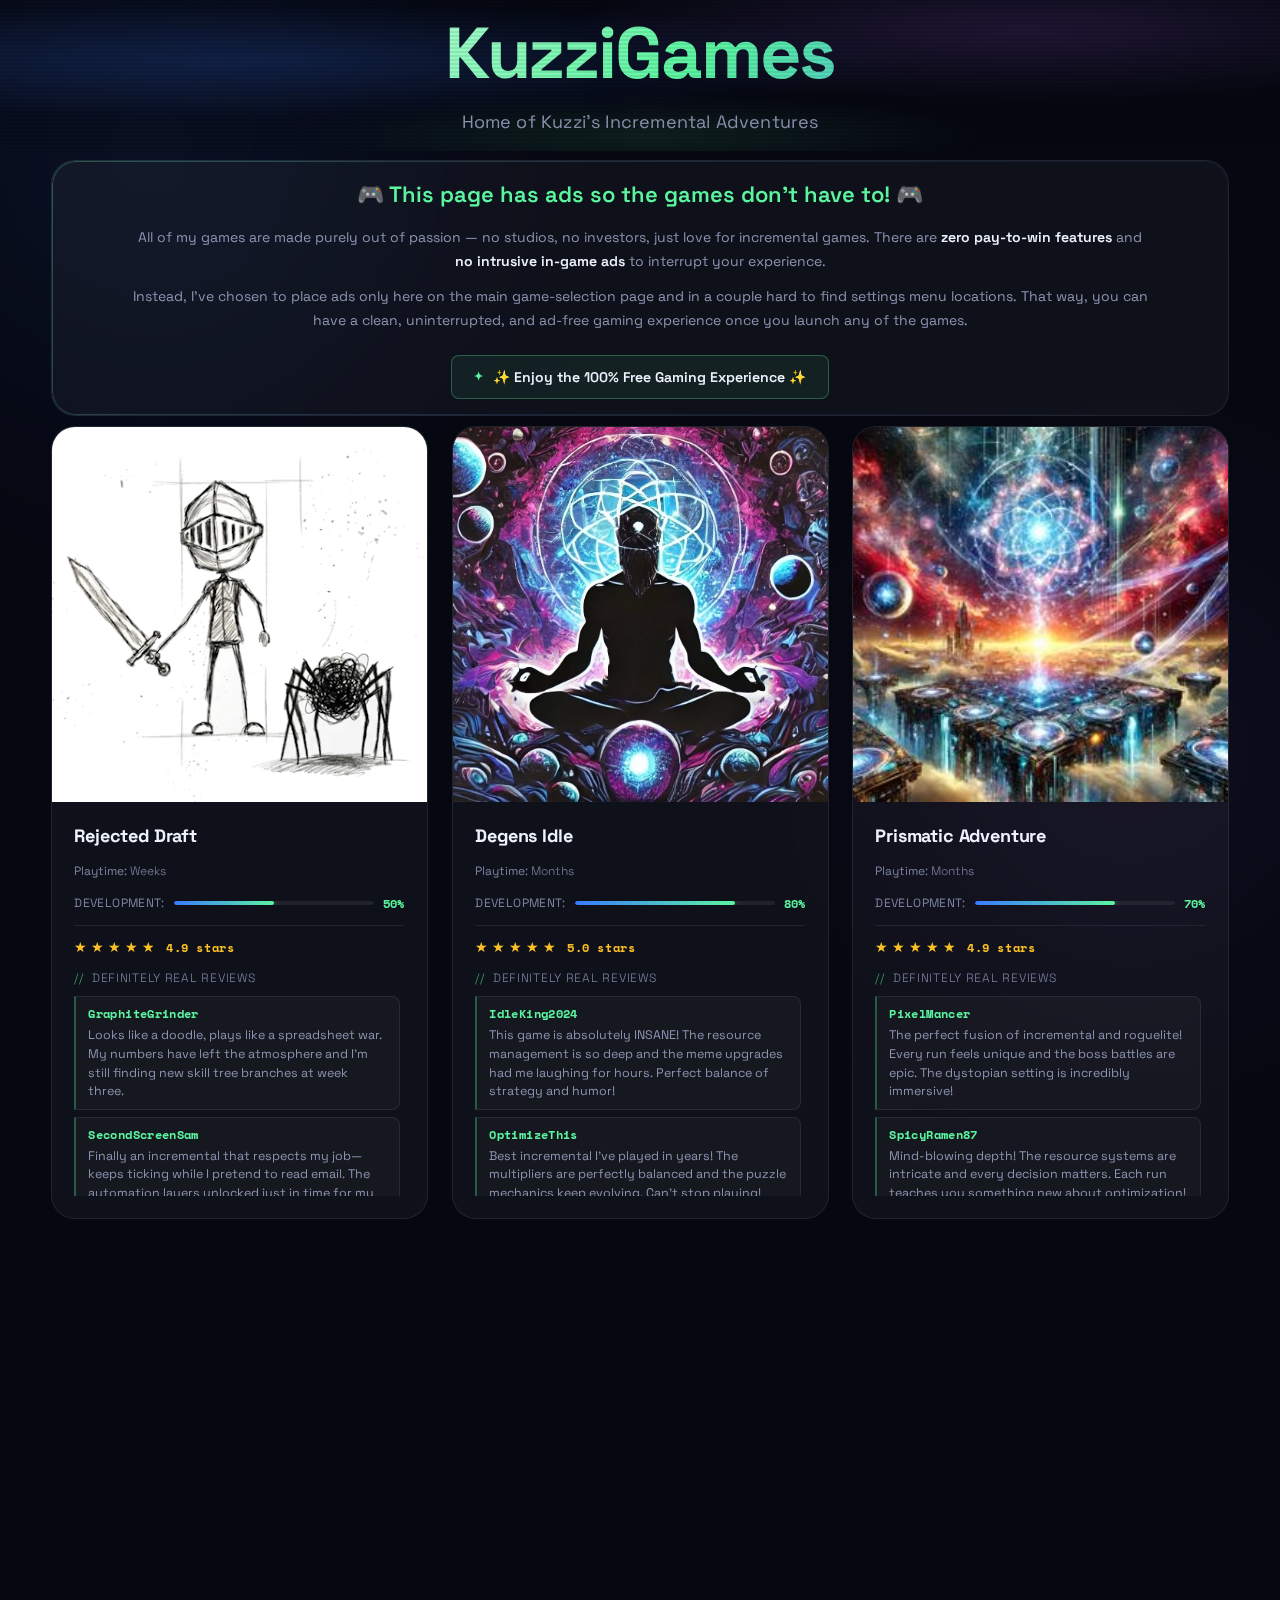
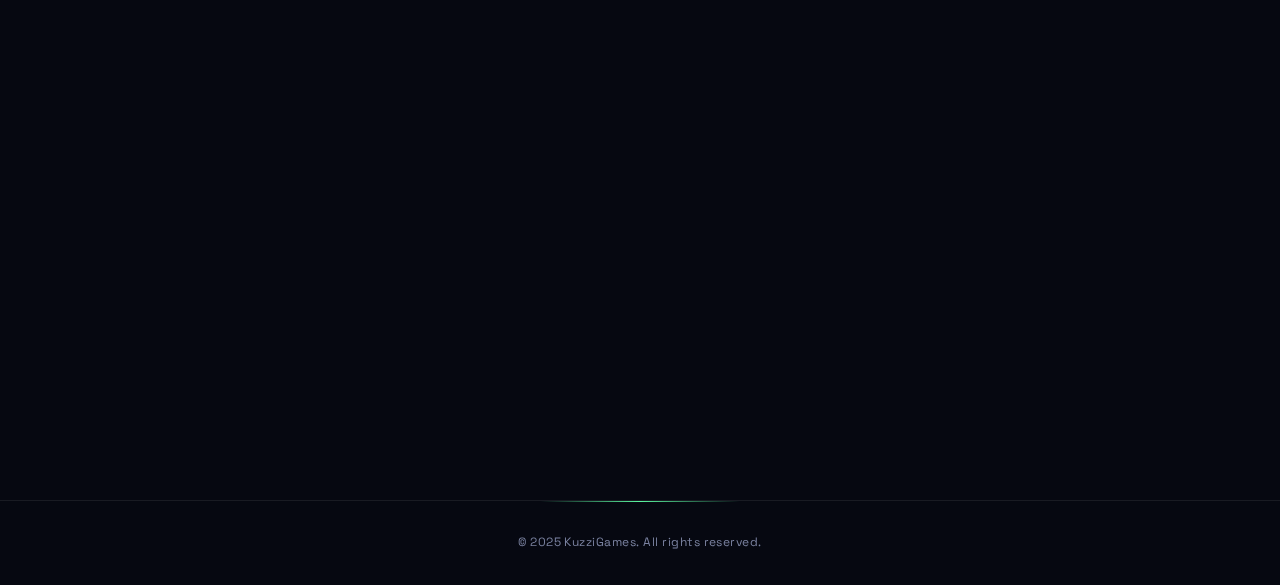
<file: index.html>
<!DOCTYPE html>
<html lang="en">
<head>
  <!-- Google tag (gtag.js) -->
  <script async src="https://www.googletagmanager.com/gtag/js?id=G-H7T7HJ1VSM"></script>
  <script>
    window.dataLayer = window.dataLayer || [];
    function gtag(){dataLayer.push(arguments);}
    gtag('js', new Date());

    gtag('config', 'G-H7T7HJ1VSM');
  </script>
  <meta charset="UTF-8" />
  <meta name="viewport" content="width=device-width, initial-scale=1.0" />
  <title>KuzziGames</title>
  <link rel="stylesheet" href="style.css" />
  <!-- Google Font for a modern, clean look -->
  <link href="https://fonts.googleapis.com/css2?family=Inter:wght@300;400;600&display=swap" rel="stylesheet" />
</head>
<body>
  <header class="site-header">
    <div class="container">
      <h1 class="logo">Kuzzi<span>Games</span></h1>
      <p class="tagline">Home of Kuzzi's Incremental Adventures</p>
    </div>
  </header>

  <script async src="https://pagead2.googlesyndication.com/pagead/js/adsbygoogle.js?client=ca-pub-1862340236898418"
      crossorigin="anonymous"></script>

  <main class="container">
    
    <!-- Ad Notice Section -->
    <div class="ad-notice">
      <div class="container">
        <div class="ad-notice-content">
          <h2>🎮 This page has ads so the games don’t have to! 🎮</h2>
          <p>
            All of my games are made purely out of passion — no studios, no investors, just love for incremental games.
            There are <strong>zero pay-to-win features</strong> and <strong>no intrusive in-game ads</strong> to interrupt your experience.
          </p>
          <p>
            Instead, I’ve chosen to place ads only here on the main game-selection page and in a couple hard to find settings menu locations.
            That way, you can have a clean, uninterrupted, and ad-free gaming experience once you launch any of the games.
          </p>
          <div class="ad-notice-highlight">
            <strong>✨ Enjoy the 100% Free Gaming Experience ✨</strong>
          </div>
        </div>
      </div>
    </div>
    <section class="game-grid">
      <!-- Rejected Draft Card -->
      <a href="./rejected_draft" class="game-card">
        <img src="images/rejected_draft.jpg" alt="Rejected Draft Thumbnail" />
        <div class="card-content">
          <h3>Rejected Draft</h3>
          <p class="playtime">
            <strong>Playtime:</strong> Weeks
          </p>
          <div class="progress-wrapper">
            <span class="progress-label">Development:</span>
            <div class="progress-bar">
              <div class="progress-fill" style="width: 50%;"></div>
            </div>
            <span class="progress-text">50%</span>
          </div>

          <div class="rating-section">
            <div class="rating-display">
              <div class="stars" data-rating="4.9">
                <span class="star full"></span>
                <span class="star full"></span>
                <span class="star full"></span>
                <span class="star full"></span>
                <span class="star three-quarter"></span>
              </div>
              <span class="rating-text">4.9 stars</span>
            </div>

            <div class="reviews-section">
              <div class="reviews-header">Definitely Real Reviews</div>
              <div class="reviews-container">
                <div class="review">
                  <div class="review-author">GraphiteGrinder</div>
                  <div class="review-text">Looks like a doodle, plays like a spreadsheet war. My numbers have left the atmosphere and I’m still finding new skill tree branches at week three.</div>
                </div>
                <div class="review">
                  <div class="review-author">SecondScreenSam</div>
                  <div class="review-text">Finally an incremental that respects my job—keeps ticking while I pretend to read email. The automation layers unlocked just in time for my procrastination arc.</div>
                </div>
                <div class="review">
                  <div class="review-author">PrestigeOrPerish</div>
                  <div class="review-text">Prestiged once and my whole run reshaped. Random rolls + core sketches = I’m theorycrafting loadouts instead of sleeping. 4.9 is criminal; the math is infinite.</div>
                </div>
                <div class="review">
                  <div class="review-author">EraserHead_irl</div>
                  <div class="review-text">Pencil-on-paper aesthetic had me skeptical for thirty seconds. Then I met the enemy sketches and fifty battle stats. Minimalist shell, absurdly deep combat.</div>
                </div>
                <div class="review">
                  <div class="review-author">TreeHuggerButStats</div>
                  <div class="review-text">Thousands of intertwined skill tree nodes and I still haven’t seen the same build twice. If you love incremental battlers, this is the one you leave open on monitor two.</div>
                </div>
                <div class="review">
                  <div class="review-author">IdlePhilosopher</div>
                  <div class="review-text">Strategic when I want it, idle when I don’t. Perfect second-screen companion—watch the currencies stack while I “focus” on spreadsheets.</div>
                </div>
                <div class="review">
                  <div class="review-author">RNGesusTakeTheWheel</div>
                  <div class="review-text">Every prestige is a new journey. Rolled a loadout I never would’ve planned and it carried me further than my “optimal” run. Randomization done right.</div>
                </div>
                <div class="review">
                  <div class="review-author">NumberGoesUp</div>
                  <div class="review-text">The numbers don’t lie—they soar. Hundreds of enemy sketches, varied currencies, and upgrades that actually change how fights feel. Chef’s kiss.</div>
                </div>
                <div class="review">
                  <div class="review-author">SketchbookSkeptic</div>
                  <div class="review-text">Thought it was a vibe game. It’s a mathematically massive battler wearing a rough graphite costume. Don’t judge the 2D static life until you’ve prestiged.</div>
                </div>
                <div class="review">
                  <div class="review-author">AutoPilotAndy</div>
                  <div class="review-text">Unlocked enough automation that I can optimize actively or let it grind. Best of both worlds—brain on for builds, brain off for growth.</div>
                </div>
                <div class="review">
                  <div class="review-author">LoadoutLabRat</div>
                  <div class="review-text">Practically infinite combinations between guaranteed cores and higher rarity rolls. I’m still chasing a “perfect” draft and I hope I never catch it.</div>
                </div>
                <div class="review">
                  <div class="review-author">CoffeeStainChampion</div>
                  <div class="review-text">Weeks deep and no two sessions feel the same. Invest in the trees, break thresholds, repeat. This is the sketchbook incremental I didn’t know I needed.</div>
                </div>
                <div class="review">
                  <div class="review-author">LowAttentionHighIQ</div>
                  <div class="review-text">Demands strategy without demanding your whole afternoon. Deep systems, low time pressure—exactly what I want from a background game.</div>
                </div>
                <div class="review">
                  <div class="review-author">PaperMacheBoss</div>
                  <div class="review-text">Active play is snappy; idle play still feels rewarding. The battler loop hooked me and the prestige meta owns my weekends now.</div>
                </div>
                <div class="review">
                  <div class="review-author">UniverseSimulator</div>
                  <div class="review-text">They weren’t kidding about the path count. I’m not doing the universe math—I’m just here to watch my stats climb and my trees explode.</div>
                </div>
                <div class="review">
                  <div class="review-author">DraftDodgerNoMore</div>
                  <div class="review-text">Rejected Draft is a sketchbook-style incremental battler where no two journeys are the same. Skill trees, automation, big numbers—hooked.</div>
                </div>
              </div>
            </div>
          </div>
        </div>
      </a>

      <!-- Degens Idle Card -->
      <a href="./degens_idle" class="game-card">
        <img src="images/degens_idle.jpg" alt="Degens Idle Thumbnail" />
        <div class="card-content">
          <h3>Degens Idle</h3>
          <p class="playtime">
            <strong>Playtime:</strong> Months
          </p>
          <div class="progress-wrapper">
            <span class="progress-label">Development:</span>
            <div class="progress-bar">
              <div class="progress-fill" style="width: 80%;"></div>
            </div>
            <span class="progress-text">80%</span>
          </div>

          <div class="rating-section">
            <div class="rating-display">
              <div class="stars" data-rating="5.0">
                <span class="star full"></span>
                <span class="star full"></span>
                <span class="star full"></span>
                <span class="star full"></span>
                <span class="star full"></span>
              </div>
              <span class="rating-text">5.0 stars</span>
            </div>

            <div class="reviews-section">
              <div class="reviews-header">Definitely Real Reviews</div>
              <div class="reviews-container">
                <div class="review">
                  <div class="review-author">IdleKing2024</div>
                  <div class="review-text">This game is absolutely INSANE! The resource management is so deep and the meme upgrades had me laughing for hours. Perfect balance of strategy and humor!</div>
                </div>
                <div class="review">
                  <div class="review-author">OptimizeThis</div>
                  <div class="review-text">Best incremental I've played in years! The multipliers are perfectly balanced and the puzzle mechanics keep evolving. Can't stop playing!</div>
                </div>
                <div class="review">
                  <div class="review-author">_notabot</div>
                  <div class="review-text">The depth is incredible - just when you think you've figured it out, new mechanics unlock. The humor keeps it fresh and engaging!</div>
                </div>
                <div class="review">
                  <div class="review-author">JuicePacket</div>
                  <div class="review-text">OMG the meme upgrades are HILARIOUS! But don't let the humor fool you - this game requires serious strategic thinking. Love it!</div>
                </div>
                <div class="review">
                  <div class="review-author">N0ScopeLarry</div>
                  <div class="review-text">Perfect progression system! Every upgrade feels meaningful and the surprises keep coming. This is what idle games should be!</div>
                </div>
                <div class="review">
                  <div class="review-author">FireFerret99</div>
                  <div class="review-text">The puzzle elements are genius! Each layer reveals new optimization opportunities. Months of content and still discovering new strategies!</div>
                </div>
                <div class="review">
                  <div class="review-author">turtleturbo</div>
                  <div class="review-text">Resource management perfection! The intricate systems all work together beautifully. Easy to learn but impossible to master - exactly what I wanted!</div>
                </div>
                <div class="review">
                  <div class="review-author">CrispyLogic</div>
                  <div class="review-text">Still finding new content after months! The endgame is incredibly well designed with constant surprises. This game just keeps giving!</div>
                </div>
                <div class="review">
                  <div class="review-author">ZapZapZap</div>
                  <div class="review-text">The Battles are SO much fun! The strategic combat system is incredibly engaging and the rewards make every victory feel amazing!</div>
                </div>
                <div class="review">
                  <div class="review-author">MeditationGuru</div>
                  <div class="review-text">Meditations are pure genius! Such a unique and relaxing mechanic that perfectly balances the more intense gameplay elements. Love the zen vibes!</div>
                </div>
                <div class="review">
                  <div class="review-author">DentedHelmet</div>
                  <div class="review-text">The number of skills in the various Halls is incredible! Each Hall offers so much depth and variety. I'm still discovering new combinations!</div>
                </div>
                <div class="review">
                  <div class="review-author">Pok3rFacePLZ</div>
                  <div class="review-text">Love the non-linear progression in Hall of Love! You can approach it from so many different angles. The freedom is amazing!</div>
                </div>
                <div class="review">
                  <div class="review-author">BonkWizard</div>
                  <div class="review-text">Best achievement hunting experience I have had in any game! The achievements are creative, challenging, and incredibly rewarding to unlock!</div>
                </div>
                <div class="review">
                  <div class="review-author">404IQ</div>
                  <div class="review-text">Each Hall feels like a completely different game! The variety and depth across all the different areas is mind-blowing. Never gets repetitive!</div>
                </div>
                <div class="review">
                  <div class="review-author">Yawncore</div>
                  <div class="review-text">The way all the different systems interconnect is brilliant! Battles, Meditations, Skills, and Halls all work together perfectly!</div>
                </div>
              </div>
            </div>
          </div>
        </div>
      </a>

      <!-- Prismatic Adventure Card -->
      <a href="./prismatic_adventure" class="game-card">
        <img src="images/prismatic_adventure.jpg" alt="Prismatic Adventure Thumbnail" />
        <div class="card-content">
          <h3>Prismatic Adventure</h3>
          <p class="playtime">
            <strong>Playtime:</strong> Months
          </p>
          <div class="progress-wrapper">
            <span class="progress-label">Development:</span>
            <div class="progress-bar">
              <div class="progress-fill" style="width: 70%;"></div>
            </div>
            <span class="progress-text">70%</span>
          </div>

          <div class="rating-section">
            <div class="rating-display">
              <div class="stars" data-rating="4.9">
                <span class="star full"></span>
                <span class="star full"></span>
                <span class="star full"></span>
                <span class="star full"></span>
                <span class="star three-quarter"></span>
              </div>
              <span class="rating-text">4.9 stars</span>
            </div>

            <div class="reviews-section">
              <div class="reviews-header">Definitely Real Reviews</div>
              <div class="reviews-container">
                <div class="review">
                  <div class="review-author">PixelMancer</div>
                  <div class="review-text">The perfect fusion of incremental and roguelite! Every run feels unique and the boss battles are epic. The dystopian setting is incredibly immersive!</div>
                </div>
                <div class="review">
                  <div class="review-author">SpicyRamen87</div>
                  <div class="review-text">Mind-blowing depth! The resource systems are intricate and every decision matters. Each run teaches you something new about optimization!</div>
                </div>
                <div class="review">
                  <div class="review-author">VoxelDad</div>
                  <div class="review-text">The boss fights are INCREDIBLE! Each one requires different strategies and the progression between runs feels so rewarding. Can't stop playing!</div>
                </div>
                <div class="review">
                  <div class="review-author">microchipmunk</div>
                  <div class="review-text">The atmosphere is phenomenal! The dystopian future setting combined with strategic gameplay creates such an engaging experience. Absolutely love it!</div>
                </div>
                <div class="review">
                  <div class="review-author">ctrlZebra</div>
                  <div class="review-text">Revolutionary game design! The way incremental mechanics blend with roguelite elements is pure genius. Every run pushes you deeper into the unknown!</div>
                </div>
                <div class="review">
                  <div class="review-author">FlipFlopGuy</div>
                  <div class="review-text">The resource management is so satisfying! Complex systems that reward careful planning and adaptation. Perfect balance of strategy and progression!</div>
                </div>
                <div class="review">
                  <div class="review-author">DeathByWaffles</div>
                  <div class="review-text">Each run is a new adventure! The surprises and discoveries keep me coming back. The progression system is perfectly tuned for long-term engagement!</div>
                </div>
                <div class="review">
                  <div class="review-author">crabcore22</div>
                  <div class="review-text">Uncharted territory indeed! The game constantly evolves and surprises you. The dystopian world-building is top-notch and the gameplay is addictive!</div>
                </div>
                <div class="review">
                  <div class="review-author">TacticalThinker</div>
                  <div class="review-text">Every decision reshapes your journey! The strategic depth is incredible and the iconic bosses provide amazing challenges. This is roguelite perfection!</div>
                </div>
                <div class="review">
                  <div class="review-author">DuctTapeGuru</div>
                  <div class="review-text">The resources are soooo cool! So many unique ones with different properties and uses. The variety keeps every run feeling fresh and exciting!</div>
                </div>
                <div class="review">
                  <div class="review-author">Y2KSurvivor</div>
                  <div class="review-text">Progression is perfect - love the feeling of skills leveling up! Each level feels meaningful and the power growth is incredibly satisfying!</div>
                </div>
                <div class="review">
                  <div class="review-author">BossConqueror</div>
                  <div class="review-text">The bosses are so satisfying to defeat, and rewarded resources are really fucking cool! Each victory feels like a major accomplishment!</div>
                </div>
                <div class="review">
                  <div class="review-author">Snaccrifice</div>
                  <div class="review-text">The intricate resource systems are masterfully designed! Every resource has purpose and the way they interact creates endless strategic possibilities!</div>
                </div>
                <div class="review">
                  <div class="review-author">idleandseek</div>
                  <div class="review-text">Each run teaches you something new about resource management and boss strategies. The learning curve is perfect - challenging but never frustrating!</div>
                </div>
                <div class="review">
                  <div class="review-author">DankUrsine</div>
                  <div class="review-text">The world-building is phenomenal! The dystopian setting feels alive and the story unfolds beautifully through gameplay. Immersion at its finest!</div>
                </div>
              </div>
            </div>
          </div>
        </div>
      </a>

      <!-- Cosmic Collection Card -->
      <a href="./cosmic_collection" class="game-card">
        <img src="images/cosmic_collection.jpg" alt="Cosmic Collection Thumbnail" />
        <div class="card-content">
          <h3>Cosmic Collection</h3>
          <p class="playtime">
            <strong>Playtime:</strong> Weeks
          </p>
          <div class="progress-wrapper">
            <span class="progress-label">Development:</span>
            <div class="progress-bar">
              <div class="progress-fill" style="width: 99%;"></div>
            </div>
            <span class="progress-text">99%</span>
          </div>

          <div class="rating-section">
            <div class="rating-display">
              <div class="stars" data-rating="4.8">
                <span class="star full"></span>
                <span class="star full"></span>
                <span class="star full"></span>
                <span class="star full"></span>
                <span class="star three-quarter"></span>
              </div>
              <span class="rating-text">4.8 stars</span>
            </div>

            <div class="reviews-section">
              <div class="reviews-header">Definitely Real Reviews</div>
              <div class="reviews-container">
                <div class="review">
                  <div class="review-author">eZpZ123</div>
                  <div class="review-text">Pure nostalgia! The pack-opening rush is perfectly captured. Every pull from the black hole is exciting and the fun facts are amazing!</div>
                </div>
                <div class="review">
                  <div class="review-author">RageNap</div>
                  <div class="review-text">So incredibly relaxing! Perfect for unwinding after a long day. The discovery mechanics are satisfying and the rare finds keep me coming back!</div>
                </div>
                <div class="review">
                  <div class="review-author">AverageGoblin</div>
                  <div class="review-text">The fun facts are incredible! Learning while collecting is such a brilliant concept. Each card teaches you something new about the cosmos!</div>
                </div>
                <div class="review">
                  <div class="review-author">USB4lyfe</div>
                  <div class="review-text">Poking the black hole never gets old! The anticipation of what card comes out next is addictive. Love the cosmic theme and artwork!</div>
                </div>
                <div class="review">
                  <div class="review-author">sp00kyKitten</div>
                  <div class="review-text">The thrill of chasing rare cards is perfectly balanced! Not too easy, not too hard. The incremental progression feels just right!</div>
                </div>
                <div class="review">
                  <div class="review-author">RebootedLarry</div>
                  <div class="review-text">Building my cosmic collection is so satisfying! The variety of cards and the beautiful space theme make every session enjoyable!</div>
                </div>
                <div class="review">
                  <div class="review-author">snekBytes</div>
                  <div class="review-text">Perfect chill game! No pressure, just pure discovery and collection. The nostalgic pack-opening feeling is spot on!</div>
                </div>
                <div class="review">
                  <div class="review-author">BrofessorOak</div>
                  <div class="review-text">Love the space theme! Each card is beautifully designed and the cosmic facts are fascinating. This game feeds my curiosity perfectly!</div>
                </div>
                <div class="review">
                  <div class="review-author">AI_m_not_sure</div>
                  <div class="review-text">The perfect incremental for relaxation! Savor each pull, enjoy the discoveries, and build an amazing collection. Pure zen gaming!</div>
                </div>
                <div class="review">
                  <div class="review-author">SaveScummer</div>
                  <div class="review-text">Amazing game! My only wish is that there were more than 12 realms. Each realm is so beautifully crafted that I want to explore even more!</div>
                </div>
                <div class="review">
                  <div class="review-author">SporkKnight</div>
                  <div class="review-text">So simple on the surface, but so much strategy when you realize how it all works! The depth hidden beneath the relaxing exterior is incredible!</div>
                </div>
                <div class="review">
                  <div class="review-author">PretzelLogicX</div>
                  <div class="review-text">Cool strategies! Infinite automation can be achieved with clever use of sacrifice mechanic. The optimization possibilities are endless!</div>
                </div>
                <div class="review">
                  <div class="review-author">unrankedlegend</div>
                  <div class="review-text">Cool secret achievements! I want more of those! Finding hidden objectives adds such a fun layer of discovery to the collection experience!</div>
                </div>
                <div class="review">
                  <div class="review-author">BuffNarwhal</div>
                  <div class="review-text">The satisfaction of completing each realm's collection is unmatched! The progression feels perfectly paced and every card matters!</div>
                </div>
                <div class="review">
                  <div class="review-author">mousepad_boss</div>
                  <div class="review-text">The sacrifice mechanic is genius! It adds such strategic depth to what could have been a simple collection game. Brilliant design!</div>
                </div>
                <div class="review">
                  <div class="review-author">PatchyBeard</div>
                  <div class="review-text">Once you understand the deeper mechanics, the strategic possibilities explode! This game rewards both casual play and deep optimization!</div>
                </div>
              </div>
            </div>
          </div>
        </div>
      </a>

      <!-- Al Gore Card -->
      <a href="./sloppy_al_gore" class="game-card">
        <img src="images/sloppy_al_gore.jpg" alt="Al Gore Thumbnail" />
        <div class="card-content">
          <h3>Al Gore</h3>
          <p class="playtime">
            <strong>Playtime:</strong> 1 Day
          </p>
          <div class="progress-wrapper">
            <span class="progress-label">Development:</span>
            <div class="progress-bar">
              <div class="progress-fill" style="width: 100%;"></div>
            </div>
            <span class="progress-text">100%</span>
          </div>

          <div class="rating-section">
            <div class="rating-display">
              <div class="stars" data-rating="3.2">
                <span class="star full"></span>
                <span class="star full"></span>
                <span class="star full"></span>
                <span class="star quarter"></span>
                <span class="star"></span>
              </div>
              <span class="rating-text">3.2 stars</span>
            </div>

            <div class="reviews-section">
              <div class="reviews-header">Definitely Real Reviews</div>
              <div class="reviews-container">
                <div class="review">
                  <div class="review-author">chill_damage</div>
                  <div class="review-text">Love the environmental message! Al Gore fighting pollution is hilarious and the green energy mechanics are surprisingly engaging!</div>
                </div>
                <div class="review">
                  <div class="review-author">WittySpins</div>
                  <div class="review-text">Perfect for a quick gaming session! The environmental theme is fun and the idle mechanics work well for short bursts of play!</div>
                </div>
                <div class="review">
                  <div class="review-author">duckndodge</div>
                  <div class="review-text">Sloppy Al Gore is such a funny concept! The game delivers on its promise of environmental action with a humorous twist!</div>
                </div>
                <div class="review">
                  <div class="review-author">ToastIsMyMain</div>
                  <div class="review-text">Great for a day of casual gaming! The progression is satisfying and climbing to climate victory feels rewarding!</div>
                </div>
                <div class="review">
                  <div class="review-author">PretzelLogicX</div>
                  <div class="review-text">Solid idle game with a unique theme! The environmental mashup concept is creative and the gameplay is smooth!</div>
                </div>
                <div class="review">
                  <div class="review-author">BootlegHero</div>
                  <div class="review-text">Battling pollution with Al Gore is unexpectedly fun! The game has charm and the environmental focus is refreshing!</div>
                </div>
                <div class="review">
                  <div class="review-author">RocketFrogg</div>
                  <div class="review-text">Perfect length for what it is! One day of content that's entertaining and has a good message about the environment!</div>
                </div>
                <div class="review">
                  <div class="review-author">L33tSpaghetti</div>
                  <div class="review-text">Love the green energy focus! It's a fun way to think about environmental issues while enjoying some idle gameplay!</div>
                </div>
              </div>
            </div>
          </div>
        </div>
      </a>
    </section>
    
    <script async src="https://pagead2.googlesyndication.com/pagead/js/adsbygoogle.js?client=ca-pub-1862340236898418"
        crossorigin="anonymous"></script>
    <!-- Horizontal Ad -->
    <ins class="adsbygoogle"
        style="display:block"
        data-ad-client="ca-pub-1862340236898418"
        data-ad-slot="9994375638"
        data-ad-format="auto"
        data-full-width-responsive="true"></ins>
    <script>
        (adsbygoogle = window.adsbygoogle || []).push({});
    </script>

  </main>

  <footer class="site-footer">
    <div class="container">
      <p>© 2025 KuzziGames. All rights reserved.</p>
    </div>
  </footer>

  <script src="main.js"></script>
</body>
</html>
</file>
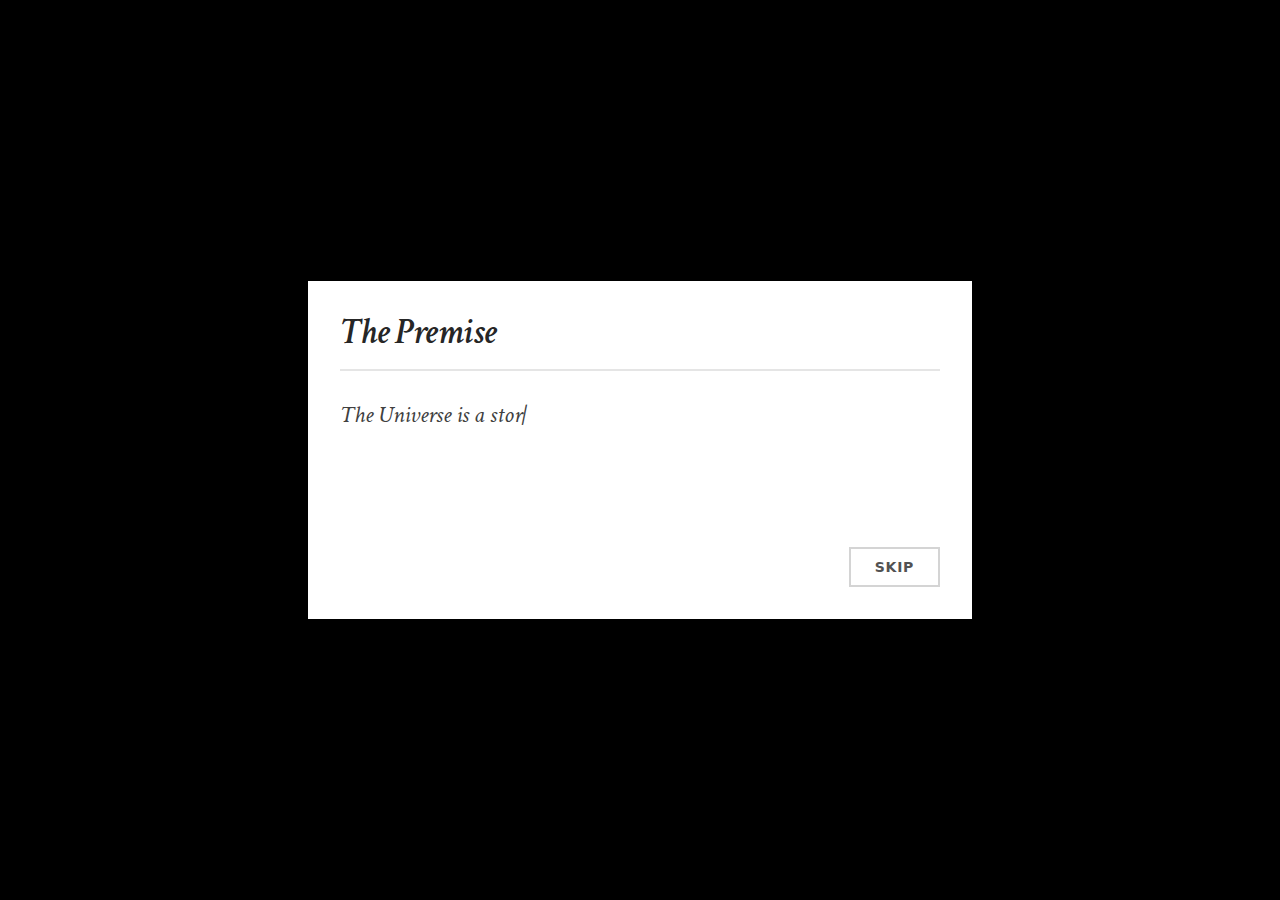
<file: rejected_draft/index.html>
<!doctype html>
<html lang="en">

<head>
  <meta charset="UTF-8" />
  <link rel="icon" type="image/png" href="/rejected_draft/favicon.png" />
  <meta name="viewport" content="width=device-width, initial-scale=1.0, maximum-scale=1.0, user-scalable=no" />
  <meta name="mobile-web-app-capable" content="yes">
  <meta name="apple-mobile-web-app-capable" content="yes">
  <meta name="apple-mobile-web-app-status-bar-style" content="black-translucent">
  <link rel="preconnect" href="https://fonts.googleapis.com">
  <link rel="preconnect" href="https://fonts.gstatic.com" crossorigin>
  <link
    href="https://fonts.googleapis.com/css2?family=Crimson+Text:ital,wght@0,400;0,600;0,700;1,400;1,600;1,700&display=block"
    rel="stylesheet">
  <!-- Google tag (gtag.js) -->
  <script async src="https://www.googletagmanager.com/gtag/js?id=G-H7T7HJ1VSM"></script>
  <script>
    window.dataLayer = window.dataLayer || [];
    function gtag() { dataLayer.push(arguments); }
    gtag('js', new Date());

    gtag('config', 'G-H7T7HJ1VSM');
  </script>
  <title>Rejected Draft</title>
  <script type="module" crossorigin src="/rejected_draft/assets/index-BZ9hB5yy.js"></script>
  <link rel="stylesheet" crossorigin href="/rejected_draft/assets/index-CaSzLnR7.css">
</head>

<body>
  <div id="root"></div>
</body>

</html>
</file>
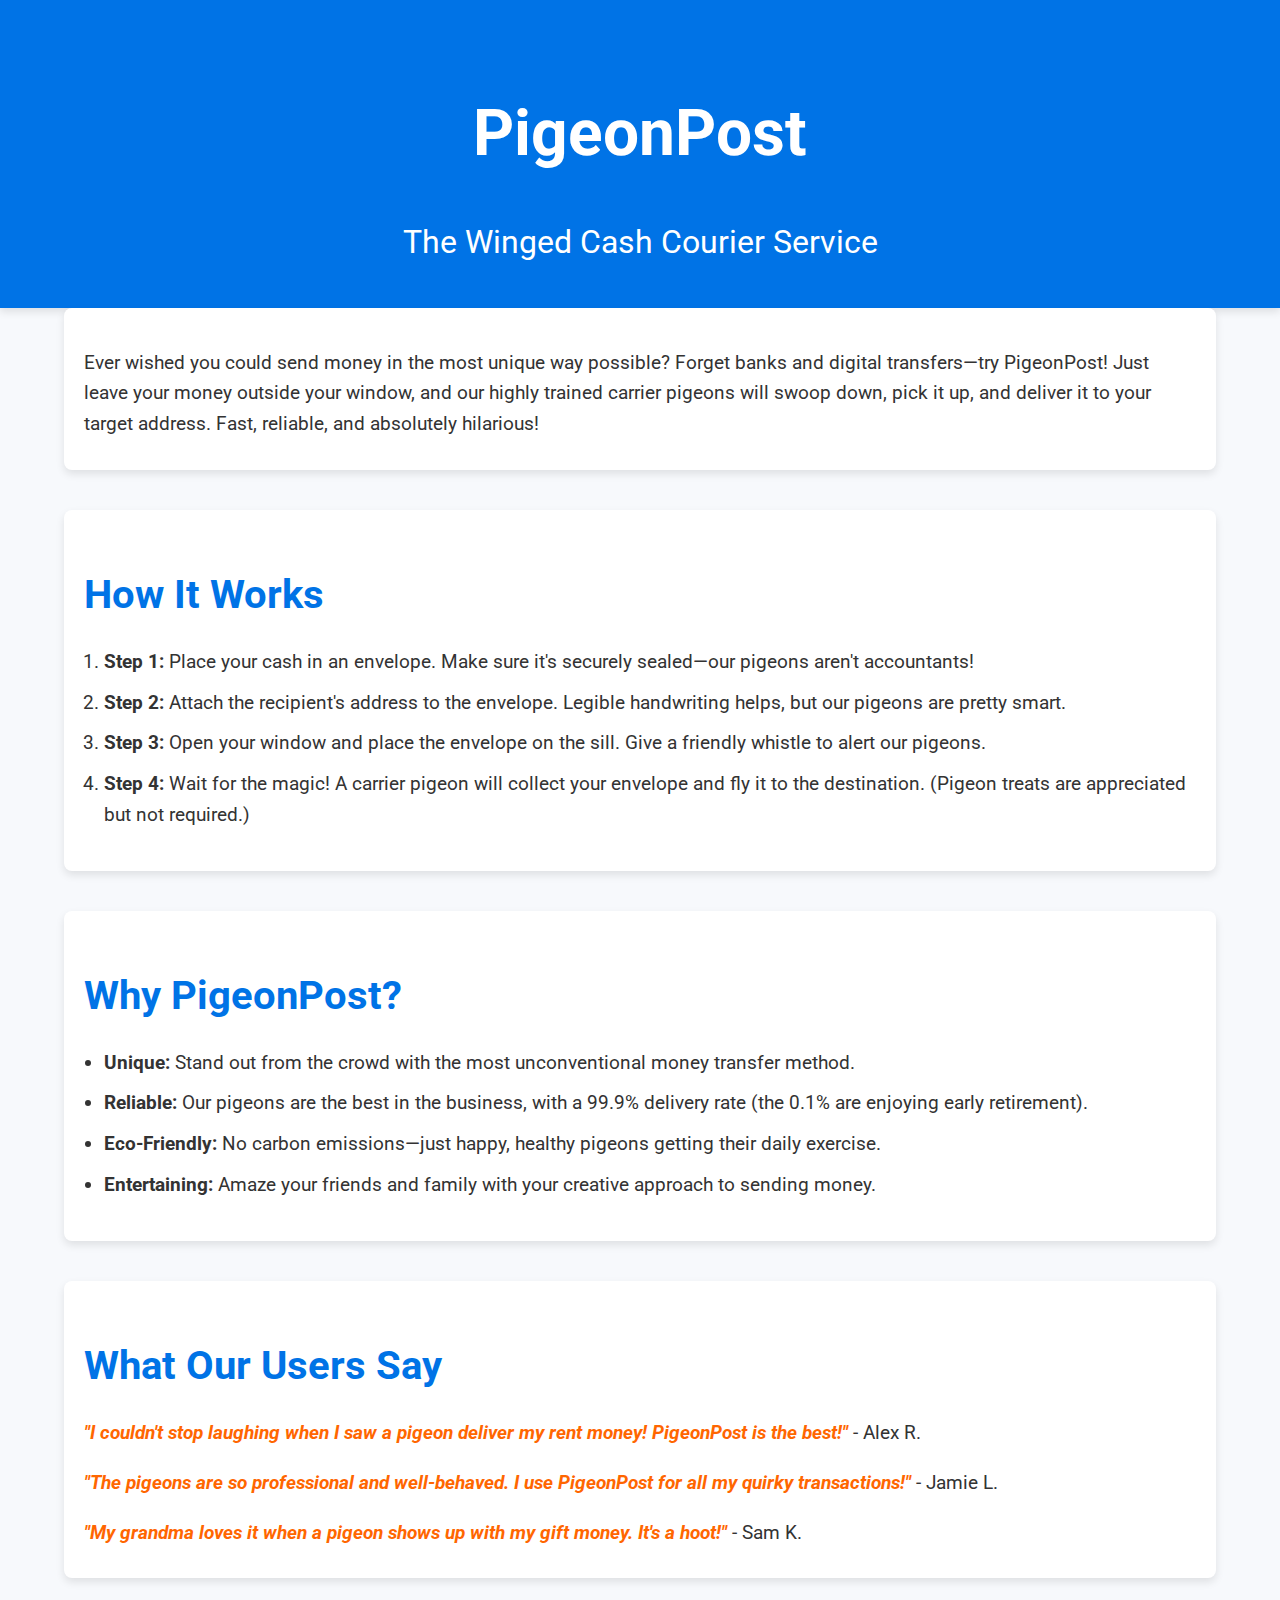
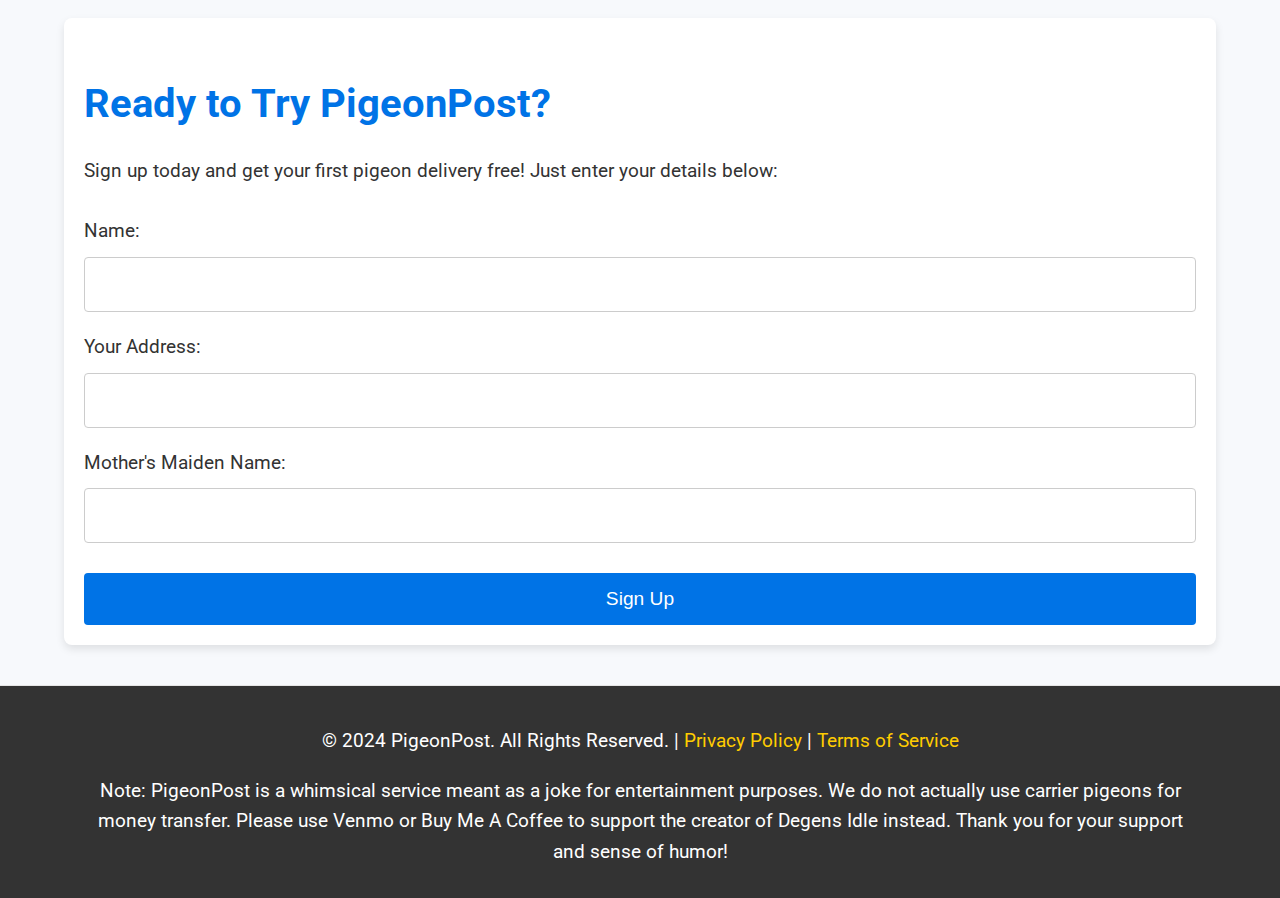
<file: degens_idle/pigeon.html>
<!DOCTYPE html>
<html lang="en">
<head>
    <meta charset="UTF-8">
    <meta name="viewport" content="width=device-width, initial-scale=1.0">
    <title>PigeonPost - The Winged Cash Courier Service</title>
    <link rel="stylesheet" href="pigeon.css">
    <link href="https://fonts.googleapis.com/css2?family=Roboto:wght@400;700&display=swap" rel="stylesheet">
</head>
<body>
    <header>
        <div class="container">
            <h1>PigeonPost</h1>
            <p>The Winged Cash Courier Service</p>
        </div>
    </header>

    <main class="container">
        <section class="intro">
            <p>Ever wished you could send money in the most unique way possible? Forget banks and digital transfers—try PigeonPost! Just leave your money outside your window, and our highly trained carrier pigeons will swoop down, pick it up, and deliver it to your target address. Fast, reliable, and absolutely hilarious!</p>
        </section>

        <section class="how-it-works">
            <h2>How It Works</h2>
            <ol>
                <li><strong>Step 1:</strong> Place your cash in an envelope. Make sure it's securely sealed—our pigeons aren't accountants!</li>
                <li><strong>Step 2:</strong> Attach the recipient's address to the envelope. Legible handwriting helps, but our pigeons are pretty smart.</li>
                <li><strong>Step 3:</strong> Open your window and place the envelope on the sill. Give a friendly whistle to alert our pigeons.</li>
                <li><strong>Step 4:</strong> Wait for the magic! A carrier pigeon will collect your envelope and fly it to the destination. (Pigeon treats are appreciated but not required.)</li>
            </ol>
        </section>

        <section class="why-pigeonpost">
            <h2>Why PigeonPost?</h2>
            <ul>
                <li><strong>Unique:</strong> Stand out from the crowd with the most unconventional money transfer method.</li>
                <li><strong>Reliable:</strong> Our pigeons are the best in the business, with a 99.9% delivery rate (the 0.1% are enjoying early retirement).</li>
                <li><strong>Eco-Friendly:</strong> No carbon emissions—just happy, healthy pigeons getting their daily exercise.</li>
                <li><strong>Entertaining:</strong> Amaze your friends and family with your creative approach to sending money.</li>
            </ul>
        </section>

        <section class="testimonials">
            <h2>What Our Users Say</h2>
            <p><em>"I couldn't stop laughing when I saw a pigeon deliver my rent money! PigeonPost is the best!"</em> - Alex R.</p>
            <p><em>"The pigeons are so professional and well-behaved. I use PigeonPost for all my quirky transactions!"</em> - Jamie L.</p>
            <p><em>"My grandma loves it when a pigeon shows up with my gift money. It's a hoot!"</em> - Sam K.</p>
        </section>

        <section class="sign-up">
            <h2>Ready to Try PigeonPost?</h2>
            <p>Sign up today and get your first pigeon delivery free! Just enter your details below:</p>
            <form id="signupForm">
                <label for="name">Name:</label>
                <input type="text" id="name" name="name" required>
                
                <label for="address">Your Address:</label>
                <input type="text" id="address" name="address" required>
                
                <label for="maidenName">Mother's Maiden Name:</label>
                <input type="text" id="maidenName" name="maidenName" required>
                
                <input type="submit" value="Sign Up">
            </form>
        </section>
    </main>

    <div id="overlay">
        <div class="overlay-content">
            <h2>Payment Scheduled</h2>
            <p>Your payment has been scheduled. A pigeon should arrive at <span id="arrivalTime"></span>.</p>
            <button id="closeOverlay">Close</button>
        </div>
    </div>

    <footer>
        <div class="container">
            <p>&copy; 2024 PigeonPost. All Rights Reserved. | <a href="#">Privacy Policy</a> | <a href="#">Terms of Service</a></p>
            <p>Note: PigeonPost is a whimsical service meant as a joke for entertainment purposes. We do not actually use carrier pigeons for money transfer. Please use Venmo or Buy Me A Coffee to support the creator of Degens Idle instead. Thank you for your support and sense of humor!</p>
        </div>
    </footer>

    <script>
        document.getElementById('signupForm').addEventListener('submit', function(event) {
            event.preventDefault(); // Prevent form from submitting normally
            
            // Calculate arrival time (1 hour and 14 minutes from now)
            var arrivalTime = new Date();
            arrivalTime.setMinutes(arrivalTime.getMinutes() + 74);
            
            // Format the time
            var hours = arrivalTime.getHours();
            var minutes = arrivalTime.getMinutes();
            var ampm = hours >= 12 ? 'PM' : 'AM';
            hours = hours % 12;
            hours = hours ? hours : 12; // the hour '0' should be '12'
            minutes = minutes < 10 ? '0' + minutes : minutes;
            var strTime = hours + ':' + minutes + ' ' + ampm;
            
            // Display the overlay
            document.getElementById('arrivalTime').innerText = strTime;
            document.getElementById('overlay').style.display = 'flex';
        });

        document.getElementById('closeOverlay').addEventListener('click', function() {
            document.getElementById('overlay').style.display = 'none';
        });
    </script>
</body>
</html>
</file>
<file: rejected_draft/assets/index-CaSzLnR7.css>
@layer properties{@supports ((-webkit-hyphens:none) and (not (margin-trim:inline))) or ((-moz-orient:inline) and (not (color:rgb(from red r g b)))){*,:before,:after,::backdrop{--tw-translate-x:0;--tw-translate-y:0;--tw-translate-z:0;--tw-scale-x:1;--tw-scale-y:1;--tw-scale-z:1;--tw-rotate-x:initial;--tw-rotate-y:initial;--tw-rotate-z:initial;--tw-skew-x:initial;--tw-skew-y:initial;--tw-space-y-reverse:0;--tw-border-style:solid;--tw-gradient-position:initial;--tw-gradient-from:#0000;--tw-gradient-via:#0000;--tw-gradient-to:#0000;--tw-gradient-stops:initial;--tw-gradient-via-stops:initial;--tw-gradient-from-position:0%;--tw-gradient-via-position:50%;--tw-gradient-to-position:100%;--tw-leading:initial;--tw-font-weight:initial;--tw-tracking:initial;--tw-shadow:0 0 #0000;--tw-shadow-color:initial;--tw-shadow-alpha:100%;--tw-inset-shadow:0 0 #0000;--tw-inset-shadow-color:initial;--tw-inset-shadow-alpha:100%;--tw-ring-color:initial;--tw-ring-shadow:0 0 #0000;--tw-inset-ring-color:initial;--tw-inset-ring-shadow:0 0 #0000;--tw-ring-inset:initial;--tw-ring-offset-width:0px;--tw-ring-offset-color:#fff;--tw-ring-offset-shadow:0 0 #0000;--tw-blur:initial;--tw-brightness:initial;--tw-contrast:initial;--tw-grayscale:initial;--tw-hue-rotate:initial;--tw-invert:initial;--tw-opacity:initial;--tw-saturate:initial;--tw-sepia:initial;--tw-drop-shadow:initial;--tw-drop-shadow-color:initial;--tw-drop-shadow-alpha:100%;--tw-drop-shadow-size:initial;--tw-backdrop-blur:initial;--tw-backdrop-brightness:initial;--tw-backdrop-contrast:initial;--tw-backdrop-grayscale:initial;--tw-backdrop-hue-rotate:initial;--tw-backdrop-invert:initial;--tw-backdrop-opacity:initial;--tw-backdrop-saturate:initial;--tw-backdrop-sepia:initial;--tw-duration:initial;--tw-ease:initial}}}@layer theme{:root,:host{--font-sans:ui-sans-serif,system-ui,sans-serif,"Apple Color Emoji","Segoe UI Emoji","Segoe UI Symbol","Noto Color Emoji";--font-serif:ui-serif,Georgia,Cambria,"Times New Roman",Times,serif;--font-mono:ui-monospace,SFMono-Regular,Menlo,Monaco,Consolas,"Liberation Mono","Courier New",monospace;--color-red-50:oklch(97.1% .013 17.38);--color-red-100:oklch(93.6% .032 17.717);--color-red-200:oklch(88.5% .062 18.334);--color-red-300:oklch(80.8% .114 19.571);--color-red-400:oklch(70.4% .191 22.216);--color-red-500:oklch(63.7% .237 25.331);--color-red-600:oklch(57.7% .245 27.325);--color-red-700:oklch(50.5% .213 27.518);--color-red-800:oklch(44.4% .177 26.899);--color-red-900:oklch(39.6% .141 25.723);--color-red-950:oklch(25.8% .092 26.042);--color-orange-50:oklch(98% .016 73.684);--color-orange-100:oklch(95.4% .038 75.164);--color-orange-300:oklch(83.7% .128 66.29);--color-orange-400:oklch(75% .183 55.934);--color-orange-500:oklch(70.5% .213 47.604);--color-orange-600:oklch(64.6% .222 41.116);--color-orange-700:oklch(55.3% .195 38.402);--color-orange-800:oklch(47% .157 37.304);--color-orange-900:oklch(40.8% .123 38.172);--color-amber-50:oklch(98.7% .022 95.277);--color-amber-100:oklch(96.2% .059 95.617);--color-amber-200:oklch(92.4% .12 95.746);--color-amber-300:oklch(87.9% .169 91.605);--color-amber-400:oklch(82.8% .189 84.429);--color-amber-500:oklch(76.9% .188 70.08);--color-amber-600:oklch(66.6% .179 58.318);--color-amber-700:oklch(55.5% .163 48.998);--color-amber-800:oklch(47.3% .137 46.201);--color-amber-900:oklch(41.4% .112 45.904);--color-amber-950:oklch(27.9% .077 45.635);--color-yellow-50:oklch(98.7% .026 102.212);--color-yellow-100:oklch(97.3% .071 103.193);--color-yellow-200:oklch(94.5% .129 101.54);--color-yellow-300:oklch(90.5% .182 98.111);--color-yellow-400:oklch(85.2% .199 91.936);--color-yellow-500:oklch(79.5% .184 86.047);--color-yellow-600:oklch(68.1% .162 75.834);--color-yellow-700:oklch(55.4% .135 66.442);--color-yellow-800:oklch(47.6% .114 61.907);--color-yellow-900:oklch(42.1% .095 57.708);--color-yellow-950:oklch(28.6% .066 53.813);--color-lime-100:oklch(96.7% .067 122.328);--color-lime-200:oklch(93.8% .127 124.321);--color-lime-300:oklch(89.7% .196 126.665);--color-lime-400:oklch(84.1% .238 128.85);--color-lime-700:oklch(53.2% .157 131.589);--color-lime-800:oklch(45.3% .124 130.933);--color-lime-900:oklch(40.5% .101 131.063);--color-lime-950:oklch(27.4% .072 132.109);--color-green-50:oklch(98.2% .018 155.826);--color-green-100:oklch(96.2% .044 156.743);--color-green-200:oklch(92.5% .084 155.995);--color-green-300:oklch(87.1% .15 154.449);--color-green-400:oklch(79.2% .209 151.711);--color-green-500:oklch(72.3% .219 149.579);--color-green-600:oklch(62.7% .194 149.214);--color-green-700:oklch(52.7% .154 150.069);--color-green-800:oklch(44.8% .119 151.328);--color-green-900:oklch(39.3% .095 152.535);--color-green-950:oklch(26.6% .065 152.934);--color-emerald-50:oklch(97.9% .021 166.113);--color-emerald-100:oklch(95% .052 163.051);--color-emerald-300:oklch(84.5% .143 164.978);--color-emerald-400:oklch(76.5% .177 163.223);--color-emerald-500:oklch(69.6% .17 162.48);--color-emerald-600:oklch(59.6% .145 163.225);--color-emerald-800:oklch(43.2% .095 166.913);--color-emerald-900:oklch(37.8% .077 168.94);--color-emerald-950:oklch(26.2% .051 172.552);--color-teal-50:oklch(98.4% .014 180.72);--color-teal-100:oklch(95.3% .051 180.801);--color-teal-300:oklch(85.5% .138 181.071);--color-teal-400:oklch(77.7% .152 181.912);--color-teal-500:oklch(70.4% .14 182.503);--color-teal-600:oklch(60% .118 184.704);--color-teal-700:oklch(51.1% .096 186.391);--color-teal-800:oklch(43.7% .078 188.216);--color-teal-900:oklch(38.6% .063 188.416);--color-teal-950:oklch(27.7% .046 192.524);--color-cyan-100:oklch(95.6% .045 203.388);--color-cyan-300:oklch(86.5% .127 207.078);--color-cyan-400:oklch(78.9% .154 211.53);--color-cyan-500:oklch(71.5% .143 215.221);--color-cyan-600:oklch(60.9% .126 221.723);--color-cyan-800:oklch(45% .085 224.283);--color-cyan-900:oklch(39.8% .07 227.392);--color-sky-100:oklch(95.1% .026 236.824);--color-sky-300:oklch(82.8% .111 230.318);--color-sky-400:oklch(74.6% .16 232.661);--color-sky-500:oklch(68.5% .169 237.323);--color-sky-700:oklch(50% .134 242.749);--color-sky-800:oklch(44.3% .11 240.79);--color-sky-900:oklch(39.1% .09 240.876);--color-blue-50:oklch(97% .014 254.604);--color-blue-100:oklch(93.2% .032 255.585);--color-blue-200:oklch(88.2% .059 254.128);--color-blue-300:oklch(80.9% .105 251.813);--color-blue-400:oklch(70.7% .165 254.624);--color-blue-500:oklch(62.3% .214 259.815);--color-blue-600:oklch(54.6% .245 262.881);--color-blue-700:oklch(48.8% .243 264.376);--color-blue-800:oklch(42.4% .199 265.638);--color-blue-900:oklch(37.9% .146 265.522);--color-indigo-50:oklch(96.2% .018 272.314);--color-indigo-100:oklch(93% .034 272.788);--color-indigo-300:oklch(78.5% .115 274.713);--color-indigo-400:oklch(67.3% .182 276.935);--color-indigo-500:oklch(58.5% .233 277.117);--color-indigo-600:oklch(51.1% .262 276.966);--color-indigo-800:oklch(39.8% .195 277.366);--color-indigo-900:oklch(35.9% .144 278.697);--color-indigo-950:oklch(25.7% .09 281.288);--color-violet-100:oklch(94.3% .029 294.588);--color-violet-300:oklch(81.1% .111 293.571);--color-violet-600:oklch(54.1% .281 293.009);--color-violet-800:oklch(43.2% .232 292.759);--color-violet-900:oklch(38% .189 293.745);--color-purple-50:oklch(97.7% .014 308.299);--color-purple-100:oklch(94.6% .033 307.174);--color-purple-200:oklch(90.2% .063 306.703);--color-purple-300:oklch(82.7% .119 306.383);--color-purple-400:oklch(71.4% .203 305.504);--color-purple-500:oklch(62.7% .265 303.9);--color-purple-600:oklch(55.8% .288 302.321);--color-purple-700:oklch(49.6% .265 301.924);--color-purple-800:oklch(43.8% .218 303.724);--color-purple-900:oklch(38.1% .176 304.987);--color-purple-950:oklch(29.1% .149 302.717);--color-fuchsia-100:oklch(95.2% .037 318.852);--color-fuchsia-300:oklch(83.3% .145 321.434);--color-fuchsia-600:oklch(59.1% .293 322.896);--color-fuchsia-800:oklch(45.2% .211 324.591);--color-fuchsia-900:oklch(40.1% .17 325.612);--color-pink-100:oklch(94.8% .028 342.258);--color-pink-300:oklch(82.3% .12 346.018);--color-pink-400:oklch(71.8% .202 349.761);--color-pink-500:oklch(65.6% .241 354.308);--color-pink-600:oklch(59.2% .249 .584);--color-pink-800:oklch(45.9% .187 3.815);--color-pink-900:oklch(40.8% .153 2.432);--color-rose-50:oklch(96.9% .015 12.422);--color-rose-400:oklch(71.2% .194 13.428);--color-rose-600:oklch(58.6% .253 17.585);--color-rose-700:oklch(51.4% .222 16.935);--color-rose-800:oklch(45.5% .188 13.697);--color-rose-950:oklch(27.1% .105 12.094);--color-slate-100:oklch(96.8% .007 247.896);--color-slate-200:oklch(92.9% .013 255.508);--color-slate-400:oklch(70.4% .04 256.788);--color-slate-600:oklch(44.6% .043 257.281);--color-slate-700:oklch(37.2% .044 257.287);--color-slate-800:oklch(27.9% .041 260.031);--color-slate-900:oklch(20.8% .042 265.755);--color-slate-950:oklch(12.9% .042 264.695);--color-gray-100:oklch(96.7% .003 264.542);--color-gray-300:oklch(87.2% .01 258.338);--color-gray-800:oklch(27.8% .033 256.848);--color-zinc-500:oklch(55.2% .016 285.938);--color-neutral-50:oklch(98.5% 0 0);--color-neutral-100:oklch(97% 0 0);--color-neutral-200:oklch(92.2% 0 0);--color-neutral-300:oklch(87% 0 0);--color-neutral-400:oklch(70.8% 0 0);--color-neutral-500:oklch(55.6% 0 0);--color-neutral-600:oklch(43.9% 0 0);--color-neutral-700:oklch(37.1% 0 0);--color-neutral-800:oklch(26.9% 0 0);--color-neutral-900:oklch(20.5% 0 0);--color-neutral-950:oklch(14.5% 0 0);--color-stone-50:oklch(98.5% .001 106.423);--color-stone-300:oklch(86.9% .005 56.366);--color-stone-400:oklch(70.9% .01 56.259);--color-stone-500:oklch(55.3% .013 58.071);--color-stone-600:oklch(44.4% .011 73.639);--color-stone-800:oklch(26.8% .007 34.298);--color-black:#000;--color-white:#fff;--spacing:.25rem;--container-xs:20rem;--container-sm:24rem;--container-md:28rem;--container-lg:32rem;--container-2xl:42rem;--container-4xl:56rem;--container-5xl:64rem;--container-7xl:80rem;--text-xs:.75rem;--text-xs--line-height:calc(1/.75);--text-sm:.875rem;--text-sm--line-height:calc(1.25/.875);--text-base:1rem;--text-base--line-height: 1.5 ;--text-lg:1.125rem;--text-lg--line-height:calc(1.75/1.125);--text-xl:1.25rem;--text-xl--line-height:calc(1.75/1.25);--text-2xl:1.5rem;--text-2xl--line-height:calc(2/1.5);--text-3xl:1.875rem;--text-3xl--line-height: 1.2 ;--text-4xl:2.25rem;--text-4xl--line-height:calc(2.5/2.25);--text-5xl:3rem;--text-5xl--line-height:1;--text-6xl:3.75rem;--text-6xl--line-height:1;--text-7xl:4.5rem;--text-7xl--line-height:1;--text-8xl:6rem;--text-8xl--line-height:1;--font-weight-medium:500;--font-weight-semibold:600;--font-weight-bold:700;--font-weight-extrabold:800;--font-weight-black:900;--tracking-tighter:-.05em;--tracking-tight:-.025em;--tracking-wide:.025em;--tracking-wider:.05em;--tracking-widest:.1em;--leading-tight:1.25;--leading-snug:1.375;--leading-relaxed:1.625;--leading-loose:2;--radius-sm:.25rem;--radius-lg:.5rem;--radius-xl:.75rem;--drop-shadow-sm:0 1px 2px #00000026;--drop-shadow-md:0 3px 3px #0000001f;--ease-out:cubic-bezier(0,0,.2,1);--ease-in-out:cubic-bezier(.4,0,.2,1);--animate-ping:ping 1s cubic-bezier(0,0,.2,1)infinite;--animate-pulse:pulse 2s cubic-bezier(.4,0,.6,1)infinite;--animate-bounce:bounce 1s infinite;--blur-sm:8px;--blur-md:12px;--default-transition-duration:.15s;--default-transition-timing-function:cubic-bezier(.4,0,.2,1);--default-font-family:var(--font-sans);--default-mono-font-family:var(--font-mono)}}@layer base{*,:after,:before,::backdrop{box-sizing:border-box;border:0 solid;margin:0;padding:0}::file-selector-button{box-sizing:border-box;border:0 solid;margin:0;padding:0}html,:host{-webkit-text-size-adjust:100%;-moz-tab-size:4;-o-tab-size:4;tab-size:4;line-height:1.5;font-family:var(--default-font-family,ui-sans-serif,system-ui,sans-serif,"Apple Color Emoji","Segoe UI Emoji","Segoe UI Symbol","Noto Color Emoji");font-feature-settings:var(--default-font-feature-settings,normal);font-variation-settings:var(--default-font-variation-settings,normal);-webkit-tap-highlight-color:transparent}hr{height:0;color:inherit;border-top-width:1px}abbr:where([title]){-webkit-text-decoration:underline dotted;text-decoration:underline dotted}h1,h2,h3,h4,h5,h6{font-size:inherit;font-weight:inherit}a{color:inherit;-webkit-text-decoration:inherit;text-decoration:inherit}b,strong{font-weight:bolder}code,kbd,samp,pre{font-family:var(--default-mono-font-family,ui-monospace,SFMono-Regular,Menlo,Monaco,Consolas,"Liberation Mono","Courier New",monospace);font-feature-settings:var(--default-mono-font-feature-settings,normal);font-variation-settings:var(--default-mono-font-variation-settings,normal);font-size:1em}small{font-size:80%}sub,sup{vertical-align:baseline;font-size:75%;line-height:0;position:relative}sub{bottom:-.25em}sup{top:-.5em}table{text-indent:0;border-color:inherit;border-collapse:collapse}:-moz-focusring{outline:auto}progress{vertical-align:baseline}summary{display:list-item}ol,ul,menu{list-style:none}img,svg,video,canvas,audio,iframe,embed,object{vertical-align:middle;display:block}img,video{max-width:100%;height:auto}button,input,select,optgroup,textarea{font:inherit;font-feature-settings:inherit;font-variation-settings:inherit;letter-spacing:inherit;color:inherit;opacity:1;background-color:#0000;border-radius:0}::file-selector-button{font:inherit;font-feature-settings:inherit;font-variation-settings:inherit;letter-spacing:inherit;color:inherit;opacity:1;background-color:#0000;border-radius:0}:where(select:is([multiple],[size])) optgroup{font-weight:bolder}:where(select:is([multiple],[size])) optgroup option{padding-inline-start:20px}::file-selector-button{margin-inline-end:4px}::-moz-placeholder{opacity:1}::placeholder{opacity:1}@supports (not (-webkit-appearance:-apple-pay-button)) or (contain-intrinsic-size:1px){::-moz-placeholder{color:currentColor}::placeholder{color:currentColor}@supports (color:color-mix(in lab,red,red)){::-moz-placeholder{color:color-mix(in oklab,currentcolor 50%,transparent)}::placeholder{color:color-mix(in oklab,currentcolor 50%,transparent)}}}textarea{resize:vertical}::-webkit-search-decoration{-webkit-appearance:none}::-webkit-date-and-time-value{min-height:1lh;text-align:inherit}::-webkit-datetime-edit{display:inline-flex}::-webkit-datetime-edit-fields-wrapper{padding:0}::-webkit-datetime-edit{padding-block:0}::-webkit-datetime-edit-year-field{padding-block:0}::-webkit-datetime-edit-month-field{padding-block:0}::-webkit-datetime-edit-day-field{padding-block:0}::-webkit-datetime-edit-hour-field{padding-block:0}::-webkit-datetime-edit-minute-field{padding-block:0}::-webkit-datetime-edit-second-field{padding-block:0}::-webkit-datetime-edit-millisecond-field{padding-block:0}::-webkit-datetime-edit-meridiem-field{padding-block:0}::-webkit-calendar-picker-indicator{line-height:1}:-moz-ui-invalid{box-shadow:none}button,input:where([type=button],[type=reset],[type=submit]){-webkit-appearance:button;-moz-appearance:button;appearance:button}::file-selector-button{-webkit-appearance:button;-moz-appearance:button;appearance:button}::-webkit-inner-spin-button{height:auto}::-webkit-outer-spin-button{height:auto}[hidden]:where(:not([hidden=until-found])){display:none!important}}@layer components;@layer utilities{.pointer-events-auto{pointer-events:auto}.pointer-events-none{pointer-events:none}.invisible{visibility:hidden}.visible{visibility:visible}.absolute{position:absolute}.fixed{position:fixed}.relative{position:relative}.static{position:static}.sticky{position:sticky}.inset-0{inset:calc(var(--spacing)*0)}.inset-2{inset:calc(var(--spacing)*2)}.inset-x-0{inset-inline:calc(var(--spacing)*0)}.inset-y-0{inset-block:calc(var(--spacing)*0)}.-top-0\.5{top:calc(var(--spacing)*-.5)}.-top-1{top:calc(var(--spacing)*-1)}.-top-2{top:calc(var(--spacing)*-2)}.-top-3{top:calc(var(--spacing)*-3)}.-top-4{top:calc(var(--spacing)*-4)}.-top-5{top:calc(var(--spacing)*-5)}.top-0{top:calc(var(--spacing)*0)}.top-1{top:calc(var(--spacing)*1)}.top-1\.5{top:calc(var(--spacing)*1.5)}.top-1\/2{top:50%}.top-2{top:calc(var(--spacing)*2)}.top-4{top:calc(var(--spacing)*4)}.top-8{top:calc(var(--spacing)*8)}.top-20{top:calc(var(--spacing)*20)}.top-24{top:calc(var(--spacing)*24)}.top-\[-4px\]{top:-4px}.-right-0\.5{right:calc(var(--spacing)*-.5)}.-right-1{right:calc(var(--spacing)*-1)}.-right-2{right:calc(var(--spacing)*-2)}.-right-5{right:calc(var(--spacing)*-5)}.right-0{right:calc(var(--spacing)*0)}.right-1{right:calc(var(--spacing)*1)}.right-1\.5{right:calc(var(--spacing)*1.5)}.right-2{right:calc(var(--spacing)*2)}.right-4{right:calc(var(--spacing)*4)}.right-\[260px\]{right:260px}.-bottom-5{bottom:calc(var(--spacing)*-5)}.bottom-0{bottom:calc(var(--spacing)*0)}.bottom-4{bottom:calc(var(--spacing)*4)}.bottom-8{bottom:calc(var(--spacing)*8)}.bottom-12{bottom:calc(var(--spacing)*12)}.bottom-\[-4px\]{bottom:-4px}.-left-5{left:calc(var(--spacing)*-5)}.left-0{left:calc(var(--spacing)*0)}.left-1\.5{left:calc(var(--spacing)*1.5)}.left-1\/2{left:50%}.left-2{left:calc(var(--spacing)*2)}.z-10{z-index:10}.z-20{z-index:20}.z-30{z-index:30}.z-40{z-index:40}.z-50{z-index:50}.z-\[60\]{z-index:60}.z-\[70\]{z-index:70}.z-\[100\]{z-index:100}.z-\[110\]{z-index:110}.z-\[150\]{z-index:150}.z-\[200\]{z-index:200}.z-\[210\]{z-index:210}.z-\[9999\]{z-index:9999}.order-1{order:1}.order-2{order:2}.order-3{order:3}.col-span-2{grid-column:span 2/span 2}.col-start-1{grid-column-start:1}.col-start-2{grid-column-start:2}.col-start-3{grid-column-start:3}.row-span-2{grid-row:span 2/span 2}.row-start-1{grid-row-start:1}.row-start-2{grid-row-start:2}.row-end-3{grid-row-end:3}.container{width:100%}@media(min-width:40rem){.container{max-width:40rem}}@media(min-width:48rem){.container{max-width:48rem}}@media(min-width:64rem){.container{max-width:64rem}}@media(min-width:80rem){.container{max-width:80rem}}@media(min-width:96rem){.container{max-width:96rem}}.m-auto{margin:auto}.mx-0\.5{margin-inline:calc(var(--spacing)*.5)}.mx-1{margin-inline:calc(var(--spacing)*1)}.mx-4{margin-inline:calc(var(--spacing)*4)}.mx-8{margin-inline:calc(var(--spacing)*8)}.mx-auto{margin-inline:auto}.my-1{margin-block:calc(var(--spacing)*1)}.-mt-1{margin-top:calc(var(--spacing)*-1)}.-mt-1\.5{margin-top:calc(var(--spacing)*-1.5)}.mt-0{margin-top:calc(var(--spacing)*0)}.mt-0\.5{margin-top:calc(var(--spacing)*.5)}.mt-1{margin-top:calc(var(--spacing)*1)}.mt-2{margin-top:calc(var(--spacing)*2)}.mt-3{margin-top:calc(var(--spacing)*3)}.mt-4{margin-top:calc(var(--spacing)*4)}.mt-6{margin-top:calc(var(--spacing)*6)}.mt-8{margin-top:calc(var(--spacing)*8)}.mt-auto{margin-top:auto}.mr-2{margin-right:calc(var(--spacing)*2)}.-mb-\[3px\]{margin-bottom:-3px}.mb-0\.5{margin-bottom:calc(var(--spacing)*.5)}.mb-1{margin-bottom:calc(var(--spacing)*1)}.mb-1\.5{margin-bottom:calc(var(--spacing)*1.5)}.mb-2{margin-bottom:calc(var(--spacing)*2)}.mb-3{margin-bottom:calc(var(--spacing)*3)}.mb-4{margin-bottom:calc(var(--spacing)*4)}.mb-6{margin-bottom:calc(var(--spacing)*6)}.mb-8{margin-bottom:calc(var(--spacing)*8)}.ml-0\.5{margin-left:calc(var(--spacing)*.5)}.ml-1{margin-left:calc(var(--spacing)*1)}.ml-auto{margin-left:auto}.line-clamp-1{-webkit-line-clamp:1;-webkit-box-orient:vertical;display:-webkit-box;overflow:hidden}.line-clamp-2{-webkit-line-clamp:2;-webkit-box-orient:vertical;display:-webkit-box;overflow:hidden}.block{display:block}.contents{display:contents}.flex{display:flex}.grid{display:grid}.hidden{display:none}.inline{display:inline}.inline-block{display:inline-block}.inline-flex{display:inline-flex}.table{display:table}.aspect-square{aspect-ratio:1}.h-0{height:calc(var(--spacing)*0)}.h-0\.5{height:calc(var(--spacing)*.5)}.h-1{height:calc(var(--spacing)*1)}.h-1\.5{height:calc(var(--spacing)*1.5)}.h-2{height:calc(var(--spacing)*2)}.h-2\.5{height:calc(var(--spacing)*2.5)}.h-3{height:calc(var(--spacing)*3)}.h-3\.5{height:calc(var(--spacing)*3.5)}.h-4{height:calc(var(--spacing)*4)}.h-5{height:calc(var(--spacing)*5)}.h-6{height:calc(var(--spacing)*6)}.h-7{height:calc(var(--spacing)*7)}.h-8{height:calc(var(--spacing)*8)}.h-9{height:calc(var(--spacing)*9)}.h-10{height:calc(var(--spacing)*10)}.h-12{height:calc(var(--spacing)*12)}.h-16{height:calc(var(--spacing)*16)}.h-32{height:calc(var(--spacing)*32)}.h-36{height:calc(var(--spacing)*36)}.h-48{height:calc(var(--spacing)*48)}.h-\[14px\]{height:14px}.h-\[16px\]{height:16px}.h-\[28px\]{height:28px}.h-\[100px\]{height:100px}.h-\[120px\]{height:120px}.h-\[400px\]{height:400px}.h-auto{height:auto}.h-full{height:100%}.h-px{height:1px}.h-screen{height:100vh}.max-h-\[90vh\]{max-height:90vh}.max-h-\[95vh\]{max-height:95vh}.min-h-0{min-height:calc(var(--spacing)*0)}.min-h-\[2\.5em\]{min-height:2.5em}.min-h-\[2rem\]{min-height:2rem}.min-h-\[14rem\]{min-height:14rem}.min-h-\[20px\]{min-height:20px}.min-h-\[30px\]{min-height:30px}.min-h-\[80px\]{min-height:80px}.min-h-\[120px\]{min-height:120px}.min-h-\[500px\]{min-height:500px}.min-h-full{min-height:100%}.w-0{width:calc(var(--spacing)*0)}.w-0\.5{width:calc(var(--spacing)*.5)}.w-1{width:calc(var(--spacing)*1)}.w-1\.5{width:calc(var(--spacing)*1.5)}.w-2{width:calc(var(--spacing)*2)}.w-2\.5{width:calc(var(--spacing)*2.5)}.w-2\/3{width:66.6667%}.w-3{width:calc(var(--spacing)*3)}.w-3\.5{width:calc(var(--spacing)*3.5)}.w-4{width:calc(var(--spacing)*4)}.w-5{width:calc(var(--spacing)*5)}.w-6{width:calc(var(--spacing)*6)}.w-7{width:calc(var(--spacing)*7)}.w-8{width:calc(var(--spacing)*8)}.w-9{width:calc(var(--spacing)*9)}.w-10{width:calc(var(--spacing)*10)}.w-12{width:calc(var(--spacing)*12)}.w-16{width:calc(var(--spacing)*16)}.w-32{width:calc(var(--spacing)*32)}.w-48{width:calc(var(--spacing)*48)}.w-80{width:calc(var(--spacing)*80)}.w-\[100px\]{width:100px}.w-\[210px\]{width:210px}.w-\[320px\]{width:320px}.w-\[340px\]{width:340px}.w-full{width:100%}.w-px{width:1px}.max-w-2xl{max-width:var(--container-2xl)}.max-w-4xl{max-width:var(--container-4xl)}.max-w-5xl{max-width:var(--container-5xl)}.max-w-7xl{max-width:var(--container-7xl)}.max-w-\[40px\]{max-width:40px}.max-w-\[183px\]{max-width:183px}.max-w-\[200px\]{max-width:200px}.max-w-\[280px\]{max-width:280px}.max-w-full{max-width:100%}.max-w-lg{max-width:var(--container-lg)}.max-w-md{max-width:var(--container-md)}.max-w-sm{max-width:var(--container-sm)}.max-w-xs{max-width:var(--container-xs)}.min-w-0{min-width:calc(var(--spacing)*0)}.min-w-\[36px\]{min-width:36px}.min-w-\[60px\]{min-width:60px}.min-w-\[70px\]{min-width:70px}.min-w-\[80px\]{min-width:80px}.min-w-\[102px\]{min-width:102px}.min-w-\[105px\]{min-width:105px}.min-w-\[120px\]{min-width:120px}.min-w-\[140px\]{min-width:140px}.min-w-\[170px\]{min-width:170px}.min-w-\[200px\]{min-width:200px}.min-w-\[600px\]{min-width:600px}.min-w-max{min-width:-moz-max-content;min-width:max-content}.flex-1,.flex-\[1\]{flex:1}.flex-\[3\]{flex:3}.flex-shrink-0,.shrink-0{flex-shrink:0}.flex-grow,.grow{flex-grow:1}.basis-0{flex-basis:calc(var(--spacing)*0)}.table-fixed{table-layout:fixed}.-translate-x-1\/2{--tw-translate-x: -50% ;translate:var(--tw-translate-x)var(--tw-translate-y)}.-translate-x-full{--tw-translate-x:-100%;translate:var(--tw-translate-x)var(--tw-translate-y)}.translate-x-0{--tw-translate-x:calc(var(--spacing)*0);translate:var(--tw-translate-x)var(--tw-translate-y)}.translate-x-4{--tw-translate-x:calc(var(--spacing)*4);translate:var(--tw-translate-x)var(--tw-translate-y)}.translate-x-full{--tw-translate-x:100%;translate:var(--tw-translate-x)var(--tw-translate-y)}.-translate-y-1\/2{--tw-translate-y: -50% ;translate:var(--tw-translate-x)var(--tw-translate-y)}.-translate-y-4{--tw-translate-y:calc(var(--spacing)*-4);translate:var(--tw-translate-x)var(--tw-translate-y)}.translate-y-0{--tw-translate-y:calc(var(--spacing)*0);translate:var(--tw-translate-x)var(--tw-translate-y)}.translate-y-4{--tw-translate-y:calc(var(--spacing)*4);translate:var(--tw-translate-x)var(--tw-translate-y)}.translate-y-\[1px\]{--tw-translate-y:1px;translate:var(--tw-translate-x)var(--tw-translate-y)}.scale-90{--tw-scale-x:90%;--tw-scale-y:90%;--tw-scale-z:90%;scale:var(--tw-scale-x)var(--tw-scale-y)}.scale-95{--tw-scale-x:95%;--tw-scale-y:95%;--tw-scale-z:95%;scale:var(--tw-scale-x)var(--tw-scale-y)}.scale-100{--tw-scale-x:100%;--tw-scale-y:100%;--tw-scale-z:100%;scale:var(--tw-scale-x)var(--tw-scale-y)}.scale-110{--tw-scale-x:110%;--tw-scale-y:110%;--tw-scale-z:110%;scale:var(--tw-scale-x)var(--tw-scale-y)}.scale-\[0\.85\]{scale:.85}.scale-\[0\.98\]{scale:.98}.scale-\[1\.02\]{scale:1.02}.-rotate-12{rotate:-12deg}.rotate-1{rotate:1deg}.rotate-45{rotate:45deg}.rotate-\[-90deg\]{rotate:-90deg}.rotate-\[90deg\]{rotate:90deg}.rotate-y-180{--tw-rotate-y:rotateY(180deg);transform:var(--tw-rotate-x,)var(--tw-rotate-y,)var(--tw-rotate-z,)var(--tw-skew-x,)var(--tw-skew-y,)}.transform{transform:var(--tw-rotate-x,)var(--tw-rotate-y,)var(--tw-rotate-z,)var(--tw-skew-x,)var(--tw-skew-y,)}.animate-bounce{animation:var(--animate-bounce)}.animate-evaporate-scroll{animation:10s linear forwards evaporate-scroll}.animate-gradient{animation:3s infinite gradient}.animate-ping{animation:var(--animate-ping)}.animate-pulse{animation:var(--animate-pulse)}.cursor-default{cursor:default}.cursor-help{cursor:help}.cursor-not-allowed{cursor:not-allowed}.cursor-pointer{cursor:pointer}.touch-none{touch-action:none}.resize{resize:both}.list-disc{list-style-type:disc}.appearance-none{-webkit-appearance:none;-moz-appearance:none;appearance:none}.grid-cols-1{grid-template-columns:repeat(1,minmax(0,1fr))}.grid-cols-2{grid-template-columns:repeat(2,minmax(0,1fr))}.grid-cols-3{grid-template-columns:repeat(3,minmax(0,1fr))}.grid-cols-4{grid-template-columns:repeat(4,minmax(0,1fr))}.grid-cols-\[1fr_auto\]{grid-template-columns:1fr auto}.grid-cols-\[1fr_auto_min-content\]{grid-template-columns:1fr auto min-content}.grid-cols-\[100px_1fr\]{grid-template-columns:100px 1fr}.grid-cols-\[repeat\(auto-fill\,minmax\(220px\,1fr\)\)\]{grid-template-columns:repeat(auto-fill,minmax(220px,1fr))}.grid-rows-2{grid-template-rows:repeat(2,minmax(0,1fr))}.flex-col{flex-direction:column}.flex-col-reverse{flex-direction:column-reverse}.flex-row{flex-direction:row}.flex-wrap{flex-wrap:wrap}.items-baseline{align-items:baseline}.items-center{align-items:center}.items-end{align-items:flex-end}.items-start{align-items:flex-start}.items-stretch{align-items:stretch}.justify-between{justify-content:space-between}.justify-center{justify-content:center}.justify-end{justify-content:flex-end}.justify-start{justify-content:flex-start}.gap-0\.5{gap:calc(var(--spacing)*.5)}.gap-1{gap:calc(var(--spacing)*1)}.gap-1\.5{gap:calc(var(--spacing)*1.5)}.gap-2{gap:calc(var(--spacing)*2)}.gap-3{gap:calc(var(--spacing)*3)}.gap-4{gap:calc(var(--spacing)*4)}.gap-6{gap:calc(var(--spacing)*6)}:where(.space-y-1>:not(:last-child)){--tw-space-y-reverse:0;margin-block-start:calc(calc(var(--spacing)*1)*var(--tw-space-y-reverse));margin-block-end:calc(calc(var(--spacing)*1)*calc(1 - var(--tw-space-y-reverse)))}:where(.space-y-2>:not(:last-child)){--tw-space-y-reverse:0;margin-block-start:calc(calc(var(--spacing)*2)*var(--tw-space-y-reverse));margin-block-end:calc(calc(var(--spacing)*2)*calc(1 - var(--tw-space-y-reverse)))}:where(.space-y-4>:not(:last-child)){--tw-space-y-reverse:0;margin-block-start:calc(calc(var(--spacing)*4)*var(--tw-space-y-reverse));margin-block-end:calc(calc(var(--spacing)*4)*calc(1 - var(--tw-space-y-reverse)))}.gap-x-2{-moz-column-gap:calc(var(--spacing)*2);column-gap:calc(var(--spacing)*2)}.gap-x-4{-moz-column-gap:calc(var(--spacing)*4);column-gap:calc(var(--spacing)*4)}.gap-y-1{row-gap:calc(var(--spacing)*1)}.self-center{align-self:center}.self-end{align-self:flex-end}.truncate{text-overflow:ellipsis;white-space:nowrap;overflow:hidden}.overflow-auto{overflow:auto}.overflow-hidden{overflow:hidden}.overflow-x-auto{overflow-x:auto}.overflow-y-auto{overflow-y:auto}.overflow-y-visible{overflow-y:visible}.rounded{border-radius:.25rem}.rounded-full{border-radius:3.40282e38px}.rounded-lg{border-radius:var(--radius-lg)}.rounded-none{border-radius:0}.rounded-sm{border-radius:var(--radius-sm)}.rounded-xl{border-radius:var(--radius-xl)}.rounded-t-lg{border-top-left-radius:var(--radius-lg);border-top-right-radius:var(--radius-lg)}.rounded-l{border-top-left-radius:.25rem;border-bottom-left-radius:.25rem}.rounded-r{border-top-right-radius:.25rem;border-bottom-right-radius:.25rem}.border{border-style:var(--tw-border-style);border-width:1px}.border-0{border-style:var(--tw-border-style);border-width:0}.border-2{border-style:var(--tw-border-style);border-width:2px}.border-4{border-style:var(--tw-border-style);border-width:4px}.border-\[10px\]{border-style:var(--tw-border-style);border-width:10px}.border-x{border-inline-style:var(--tw-border-style);border-inline-width:1px}.border-x-2{border-inline-style:var(--tw-border-style);border-inline-width:2px}.border-t{border-top-style:var(--tw-border-style);border-top-width:1px}.border-t-2{border-top-style:var(--tw-border-style);border-top-width:2px}.border-r{border-right-style:var(--tw-border-style);border-right-width:1px}.border-b{border-bottom-style:var(--tw-border-style);border-bottom-width:1px}.border-b-2{border-bottom-style:var(--tw-border-style);border-bottom-width:2px}.border-b-\[3px\]{border-bottom-style:var(--tw-border-style);border-bottom-width:3px}.border-l{border-left-style:var(--tw-border-style);border-left-width:1px}.border-dashed{--tw-border-style:dashed;border-style:dashed}.border-none{--tw-border-style:none;border-style:none}.\!border-neutral-300{border-color:var(--color-neutral-300)!important}.border-amber-200{border-color:var(--color-amber-200)}.border-amber-300{border-color:var(--color-amber-300)}.border-amber-400{border-color:var(--color-amber-400)}.border-amber-500{border-color:var(--color-amber-500)}.border-amber-600{border-color:var(--color-amber-600)}.border-amber-900{border-color:var(--color-amber-900)}.border-black{border-color:var(--color-black)}.border-blue-300{border-color:var(--color-blue-300)}.border-blue-500{border-color:var(--color-blue-500)}.border-blue-500\/50{border-color:#3080ff80}@supports (color:color-mix(in lab,red,red)){.border-blue-500\/50{border-color:color-mix(in oklab,var(--color-blue-500)50%,transparent)}}.border-blue-600{border-color:var(--color-blue-600)}.border-blue-900{border-color:var(--color-blue-900)}.border-current{border-color:currentColor}.border-cyan-300{border-color:var(--color-cyan-300)}.border-emerald-300{border-color:var(--color-emerald-300)}.border-emerald-400{border-color:var(--color-emerald-400)}.border-fuchsia-300{border-color:var(--color-fuchsia-300)}.border-gray-300{border-color:var(--color-gray-300)}.border-green-300{border-color:var(--color-green-300)}.border-green-400{border-color:var(--color-green-400)}.border-green-500{border-color:var(--color-green-500)}.border-green-600{border-color:var(--color-green-600)}.border-green-900{border-color:var(--color-green-900)}.border-indigo-300{border-color:var(--color-indigo-300)}.border-indigo-400{border-color:var(--color-indigo-400)}.border-lime-300{border-color:var(--color-lime-300)}.border-lime-400{border-color:var(--color-lime-400)}.border-neutral-100{border-color:var(--color-neutral-100)}.border-neutral-200{border-color:var(--color-neutral-200)}.border-neutral-300{border-color:var(--color-neutral-300)}.border-neutral-400{border-color:var(--color-neutral-400)}.border-neutral-600{border-color:var(--color-neutral-600)}.border-neutral-800{border-color:var(--color-neutral-800)}.border-neutral-900{border-color:var(--color-neutral-900)}.border-orange-300{border-color:var(--color-orange-300)}.border-orange-500{border-color:var(--color-orange-500)}.border-pink-300{border-color:var(--color-pink-300)}.border-purple-50{border-color:var(--color-purple-50)}.border-purple-100{border-color:var(--color-purple-100)}.border-purple-200{border-color:var(--color-purple-200)}.border-purple-500{border-color:var(--color-purple-500)}.border-purple-600{border-color:var(--color-purple-600)}.border-purple-800{border-color:var(--color-purple-800)}.border-red-100{border-color:var(--color-red-100)}.border-red-200{border-color:var(--color-red-200)}.border-red-300{border-color:var(--color-red-300)}.border-red-600{border-color:var(--color-red-600)}.border-red-600\/50{border-color:#e4001480}@supports (color:color-mix(in lab,red,red)){.border-red-600\/50{border-color:color-mix(in oklab,var(--color-red-600)50%,transparent)}}.border-red-800{border-color:var(--color-red-800)}.border-rose-400{border-color:var(--color-rose-400)}.border-sky-300{border-color:var(--color-sky-300)}.border-slate-400{border-color:var(--color-slate-400)}.border-stone-300{border-color:var(--color-stone-300)}.border-teal-300{border-color:var(--color-teal-300)}.border-teal-500{border-color:var(--color-teal-500)}.border-transparent{border-color:#0000}.border-violet-300{border-color:var(--color-violet-300)}.border-white{border-color:var(--color-white)}.border-white\/20{border-color:#fff3}@supports (color:color-mix(in lab,red,red)){.border-white\/20{border-color:color-mix(in oklab,var(--color-white)20%,transparent)}}.border-white\/30{border-color:#ffffff4d}@supports (color:color-mix(in lab,red,red)){.border-white\/30{border-color:color-mix(in oklab,var(--color-white)30%,transparent)}}.border-white\/50{border-color:#ffffff80}@supports (color:color-mix(in lab,red,red)){.border-white\/50{border-color:color-mix(in oklab,var(--color-white)50%,transparent)}}.border-yellow-300{border-color:var(--color-yellow-300)}.border-t-white{border-top-color:var(--color-white)}.border-r-white{border-right-color:var(--color-white)}.border-b-white{border-bottom-color:var(--color-white)}.border-l-white{border-left-color:var(--color-white)}.\!bg-white{background-color:var(--color-white)!important}.bg-\[\#5865F2\]{background-color:#5865f2}.bg-amber-50{background-color:var(--color-amber-50)}.bg-amber-100{background-color:var(--color-amber-100)}.bg-amber-100\/20{background-color:#fef3c633}@supports (color:color-mix(in lab,red,red)){.bg-amber-100\/20{background-color:color-mix(in oklab,var(--color-amber-100)20%,transparent)}}.bg-amber-200{background-color:var(--color-amber-200)}.bg-amber-400{background-color:var(--color-amber-400)}.bg-amber-500{background-color:var(--color-amber-500)}.bg-black{background-color:var(--color-black)}.bg-black\/20{background-color:#0003}@supports (color:color-mix(in lab,red,red)){.bg-black\/20{background-color:color-mix(in oklab,var(--color-black)20%,transparent)}}.bg-black\/40{background-color:#0006}@supports (color:color-mix(in lab,red,red)){.bg-black\/40{background-color:color-mix(in oklab,var(--color-black)40%,transparent)}}.bg-black\/50{background-color:#00000080}@supports (color:color-mix(in lab,red,red)){.bg-black\/50{background-color:color-mix(in oklab,var(--color-black)50%,transparent)}}.bg-black\/60{background-color:#0009}@supports (color:color-mix(in lab,red,red)){.bg-black\/60{background-color:color-mix(in oklab,var(--color-black)60%,transparent)}}.bg-blue-50{background-color:var(--color-blue-50)}.bg-blue-100{background-color:var(--color-blue-100)}.bg-blue-500{background-color:var(--color-blue-500)}.bg-current{background-color:currentColor}.bg-cyan-100{background-color:var(--color-cyan-100)}.bg-emerald-50{background-color:var(--color-emerald-50)}.bg-emerald-100{background-color:var(--color-emerald-100)}.bg-fuchsia-100{background-color:var(--color-fuchsia-100)}.bg-gray-100{background-color:var(--color-gray-100)}.bg-green-50{background-color:var(--color-green-50)}.bg-green-100{background-color:var(--color-green-100)}.bg-green-300{background-color:var(--color-green-300)}.bg-green-400{background-color:var(--color-green-400)}.bg-green-500{background-color:var(--color-green-500)}.bg-green-600{background-color:var(--color-green-600)}.bg-indigo-50{background-color:var(--color-indigo-50)}.bg-indigo-100{background-color:var(--color-indigo-100)}.bg-lime-100{background-color:var(--color-lime-100)}.bg-neutral-50{background-color:var(--color-neutral-50)}.bg-neutral-100{background-color:var(--color-neutral-100)}.bg-neutral-200{background-color:var(--color-neutral-200)}.bg-neutral-300{background-color:var(--color-neutral-300)}.bg-neutral-500{background-color:var(--color-neutral-500)}.bg-neutral-800{background-color:var(--color-neutral-800)}.bg-neutral-900{background-color:var(--color-neutral-900)}.bg-orange-50{background-color:var(--color-orange-50)}.bg-orange-100{background-color:var(--color-orange-100)}.bg-orange-400{background-color:var(--color-orange-400)}.bg-orange-500{background-color:var(--color-orange-500)}.bg-pink-100{background-color:var(--color-pink-100)}.bg-purple-50{background-color:var(--color-purple-50)}.bg-purple-50\/50{background-color:#faf5ff80}@supports (color:color-mix(in lab,red,red)){.bg-purple-50\/50{background-color:color-mix(in oklab,var(--color-purple-50)50%,transparent)}}.bg-purple-200{background-color:var(--color-purple-200)}.bg-purple-400{background-color:var(--color-purple-400)}.bg-purple-500{background-color:var(--color-purple-500)}.bg-purple-600{background-color:var(--color-purple-600)}.bg-purple-700{background-color:var(--color-purple-700)}.bg-purple-800{background-color:var(--color-purple-800)}.bg-red-50{background-color:var(--color-red-50)}.bg-red-100{background-color:var(--color-red-100)}.bg-red-500{background-color:var(--color-red-500)}.bg-red-600{background-color:var(--color-red-600)}.bg-red-900{background-color:var(--color-red-900)}.bg-rose-50{background-color:var(--color-rose-50)}.bg-sky-100{background-color:var(--color-sky-100)}.bg-sky-500{background-color:var(--color-sky-500)}.bg-slate-200{background-color:var(--color-slate-200)}.bg-stone-50{background-color:var(--color-stone-50)}.bg-teal-50{background-color:var(--color-teal-50)}.bg-teal-100{background-color:var(--color-teal-100)}.bg-teal-500{background-color:var(--color-teal-500)}.bg-teal-500\/30{background-color:#00baa74d}@supports (color:color-mix(in lab,red,red)){.bg-teal-500\/30{background-color:color-mix(in oklab,var(--color-teal-500)30%,transparent)}}.bg-transparent{background-color:#0000}.bg-violet-100{background-color:var(--color-violet-100)}.bg-white{background-color:var(--color-white)}.bg-white\/95{background-color:#fffffff2}@supports (color:color-mix(in lab,red,red)){.bg-white\/95{background-color:color-mix(in oklab,var(--color-white)95%,transparent)}}.bg-yellow-100{background-color:var(--color-yellow-100)}.bg-yellow-400{background-color:var(--color-yellow-400)}.bg-gradient-to-br{--tw-gradient-position:to bottom right in oklab;background-image:linear-gradient(var(--tw-gradient-stops))}.bg-gradient-to-r{--tw-gradient-position:to right in oklab;background-image:linear-gradient(var(--tw-gradient-stops))}.from-cyan-500{--tw-gradient-from:var(--color-cyan-500);--tw-gradient-stops:var(--tw-gradient-via-stops,var(--tw-gradient-position),var(--tw-gradient-from)var(--tw-gradient-from-position),var(--tw-gradient-to)var(--tw-gradient-to-position))}.from-emerald-500{--tw-gradient-from:var(--color-emerald-500);--tw-gradient-stops:var(--tw-gradient-via-stops,var(--tw-gradient-position),var(--tw-gradient-from)var(--tw-gradient-from-position),var(--tw-gradient-to)var(--tw-gradient-to-position))}.from-neutral-900{--tw-gradient-from:var(--color-neutral-900);--tw-gradient-stops:var(--tw-gradient-via-stops,var(--tw-gradient-position),var(--tw-gradient-from)var(--tw-gradient-from-position),var(--tw-gradient-to)var(--tw-gradient-to-position))}.from-pink-500{--tw-gradient-from:var(--color-pink-500);--tw-gradient-stops:var(--tw-gradient-via-stops,var(--tw-gradient-position),var(--tw-gradient-from)var(--tw-gradient-from-position),var(--tw-gradient-to)var(--tw-gradient-to-position))}.via-red-500{--tw-gradient-via:var(--color-red-500);--tw-gradient-via-stops:var(--tw-gradient-position),var(--tw-gradient-from)var(--tw-gradient-from-position),var(--tw-gradient-via)var(--tw-gradient-via-position),var(--tw-gradient-to)var(--tw-gradient-to-position);--tw-gradient-stops:var(--tw-gradient-via-stops)}.to-emerald-600{--tw-gradient-to:var(--color-emerald-600);--tw-gradient-stops:var(--tw-gradient-via-stops,var(--tw-gradient-position),var(--tw-gradient-from)var(--tw-gradient-from-position),var(--tw-gradient-to)var(--tw-gradient-to-position))}.to-neutral-600{--tw-gradient-to:var(--color-neutral-600);--tw-gradient-stops:var(--tw-gradient-via-stops,var(--tw-gradient-position),var(--tw-gradient-from)var(--tw-gradient-from-position),var(--tw-gradient-to)var(--tw-gradient-to-position))}.to-teal-600{--tw-gradient-to:var(--color-teal-600);--tw-gradient-stops:var(--tw-gradient-via-stops,var(--tw-gradient-position),var(--tw-gradient-from)var(--tw-gradient-from-position),var(--tw-gradient-to)var(--tw-gradient-to-position))}.to-yellow-500{--tw-gradient-to:var(--color-yellow-500);--tw-gradient-stops:var(--tw-gradient-via-stops,var(--tw-gradient-position),var(--tw-gradient-from)var(--tw-gradient-from-position),var(--tw-gradient-to)var(--tw-gradient-to-position))}.\[mask-image\:linear-gradient\(to_right\,transparent\,black_5\%\,black_95\%\,transparent\)\]{-webkit-mask-image:linear-gradient(90deg,#0000,#000 5% 95%,#0000);mask-image:linear-gradient(90deg,#0000,#000 5% 95%,#0000)}.bg-\[length\:200\%_auto\]{background-size:200%}.bg-clip-text{-webkit-background-clip:text;background-clip:text}.fill-current{fill:currentColor}.fill-none{fill:none}.fill-white{fill:var(--color-white)}.stroke-blue-300{stroke:var(--color-blue-300)}.stroke-blue-400{stroke:var(--color-blue-400)}.stroke-current{stroke:currentColor}.stroke-slate-800{stroke:var(--color-slate-800)}.stroke-white{stroke:var(--color-white)}.object-contain{-o-object-fit:contain;object-fit:contain}.object-cover{-o-object-fit:cover;object-fit:cover}.p-0{padding:calc(var(--spacing)*0)}.p-1{padding:calc(var(--spacing)*1)}.p-1\.5{padding:calc(var(--spacing)*1.5)}.p-2{padding:calc(var(--spacing)*2)}.p-3{padding:calc(var(--spacing)*3)}.p-4{padding:calc(var(--spacing)*4)}.p-5{padding:calc(var(--spacing)*5)}.p-6{padding:calc(var(--spacing)*6)}.p-8{padding:calc(var(--spacing)*8)}.px-0{padding-inline:calc(var(--spacing)*0)}.px-1{padding-inline:calc(var(--spacing)*1)}.px-1\.5{padding-inline:calc(var(--spacing)*1.5)}.px-2{padding-inline:calc(var(--spacing)*2)}.px-3{padding-inline:calc(var(--spacing)*3)}.px-4{padding-inline:calc(var(--spacing)*4)}.px-6{padding-inline:calc(var(--spacing)*6)}.px-8{padding-inline:calc(var(--spacing)*8)}.py-0{padding-block:calc(var(--spacing)*0)}.py-0\.5{padding-block:calc(var(--spacing)*.5)}.py-1{padding-block:calc(var(--spacing)*1)}.py-1\.5{padding-block:calc(var(--spacing)*1.5)}.py-2{padding-block:calc(var(--spacing)*2)}.py-3{padding-block:calc(var(--spacing)*3)}.py-4{padding-block:calc(var(--spacing)*4)}.py-6{padding-block:calc(var(--spacing)*6)}.py-8{padding-block:calc(var(--spacing)*8)}.py-12{padding-block:calc(var(--spacing)*12)}.pt-0{padding-top:calc(var(--spacing)*0)}.pt-1{padding-top:calc(var(--spacing)*1)}.pt-1\.5{padding-top:calc(var(--spacing)*1.5)}.pt-2{padding-top:calc(var(--spacing)*2)}.pt-3{padding-top:calc(var(--spacing)*3)}.pt-4{padding-top:calc(var(--spacing)*4)}.pt-5{padding-top:calc(var(--spacing)*5)}.pt-6{padding-top:calc(var(--spacing)*6)}.pr-2{padding-right:calc(var(--spacing)*2)}.pr-4{padding-right:calc(var(--spacing)*4)}.pr-8{padding-right:calc(var(--spacing)*8)}.pb-1{padding-bottom:calc(var(--spacing)*1)}.pb-1\.5{padding-bottom:calc(var(--spacing)*1.5)}.pb-2{padding-bottom:calc(var(--spacing)*2)}.pb-4{padding-bottom:calc(var(--spacing)*4)}.pb-8{padding-bottom:calc(var(--spacing)*8)}.pb-12{padding-bottom:calc(var(--spacing)*12)}.pb-24{padding-bottom:calc(var(--spacing)*24)}.pl-2{padding-left:calc(var(--spacing)*2)}.pl-4{padding-left:calc(var(--spacing)*4)}.pl-5{padding-left:calc(var(--spacing)*5)}.text-center{text-align:center}.text-left{text-align:left}.text-right{text-align:right}.font-mono{font-family:var(--font-mono)}.font-sans{font-family:var(--font-sans)}.font-serif{font-family:var(--font-serif)}.text-2xl{font-size:var(--text-2xl);line-height:var(--tw-leading,var(--text-2xl--line-height))}.text-3xl{font-size:var(--text-3xl);line-height:var(--tw-leading,var(--text-3xl--line-height))}.text-4xl{font-size:var(--text-4xl);line-height:var(--tw-leading,var(--text-4xl--line-height))}.text-5xl{font-size:var(--text-5xl);line-height:var(--tw-leading,var(--text-5xl--line-height))}.text-6xl{font-size:var(--text-6xl);line-height:var(--tw-leading,var(--text-6xl--line-height))}.text-8xl{font-size:var(--text-8xl);line-height:var(--tw-leading,var(--text-8xl--line-height))}.text-base{font-size:var(--text-base);line-height:var(--tw-leading,var(--text-base--line-height))}.text-lg{font-size:var(--text-lg);line-height:var(--tw-leading,var(--text-lg--line-height))}.text-sm{font-size:var(--text-sm);line-height:var(--tw-leading,var(--text-sm--line-height))}.text-xl{font-size:var(--text-xl);line-height:var(--tw-leading,var(--text-xl--line-height))}.text-xs{font-size:var(--text-xs);line-height:var(--tw-leading,var(--text-xs--line-height))}.text-\[7\.5px\]{font-size:7.5px}.text-\[7px\]{font-size:7px}.text-\[8\.5px\]{font-size:8.5px}.text-\[8px\]{font-size:8px}.text-\[9\.6px\]{font-size:9.6px}.text-\[9px\]{font-size:9px}.text-\[10px\]{font-size:10px}.text-\[11px\]{font-size:11px}.text-\[12px\]{font-size:12px}.text-\[13\.5px\]{font-size:13.5px}.text-\[13px\]{font-size:13px}.text-\[14px\]{font-size:14px}.text-\[15px\]{font-size:15px}.text-\[16px\]{font-size:16px}.text-\[20px\]{font-size:20px}.leading-\[1\.1\]{--tw-leading:1.1;line-height:1.1}.leading-\[15px\]{--tw-leading:15px;line-height:15px}.leading-loose{--tw-leading:var(--leading-loose);line-height:var(--leading-loose)}.leading-none{--tw-leading:1;line-height:1}.leading-relaxed{--tw-leading:var(--leading-relaxed);line-height:var(--leading-relaxed)}.leading-snug{--tw-leading:var(--leading-snug);line-height:var(--leading-snug)}.leading-tight{--tw-leading:var(--leading-tight);line-height:var(--leading-tight)}.font-black{--tw-font-weight:var(--font-weight-black);font-weight:var(--font-weight-black)}.font-bold{--tw-font-weight:var(--font-weight-bold);font-weight:var(--font-weight-bold)}.font-extrabold{--tw-font-weight:var(--font-weight-extrabold);font-weight:var(--font-weight-extrabold)}.font-medium{--tw-font-weight:var(--font-weight-medium);font-weight:var(--font-weight-medium)}.font-semibold{--tw-font-weight:var(--font-weight-semibold);font-weight:var(--font-weight-semibold)}.tracking-\[0\.2em\]{--tw-tracking:.2em;letter-spacing:.2em}.tracking-tight{--tw-tracking:var(--tracking-tight);letter-spacing:var(--tracking-tight)}.tracking-tighter{--tw-tracking:var(--tracking-tighter);letter-spacing:var(--tracking-tighter)}.tracking-wide{--tw-tracking:var(--tracking-wide);letter-spacing:var(--tracking-wide)}.tracking-wider{--tw-tracking:var(--tracking-wider);letter-spacing:var(--tracking-wider)}.tracking-widest{--tw-tracking:var(--tracking-widest);letter-spacing:var(--tracking-widest)}.break-words{overflow-wrap:break-word}.break-all{word-break:break-all}.whitespace-nowrap{white-space:nowrap}.whitespace-pre-line{white-space:pre-line}.whitespace-pre-wrap{white-space:pre-wrap}.text-amber-400{color:var(--color-amber-400)}.text-amber-500{color:var(--color-amber-500)}.text-amber-600{color:var(--color-amber-600)}.text-amber-800{color:var(--color-amber-800)}.text-amber-900{color:var(--color-amber-900)}.text-black{color:var(--color-black)}.text-blue-200{color:var(--color-blue-200)}.text-blue-300{color:var(--color-blue-300)}.text-blue-400{color:var(--color-blue-400)}.text-blue-500{color:var(--color-blue-500)}.text-blue-600{color:var(--color-blue-600)}.text-blue-800{color:var(--color-blue-800)}.text-blue-900{color:var(--color-blue-900)}.text-cyan-300{color:var(--color-cyan-300)}.text-cyan-400{color:var(--color-cyan-400)}.text-cyan-500{color:var(--color-cyan-500)}.text-cyan-600{color:var(--color-cyan-600)}.text-cyan-800{color:var(--color-cyan-800)}.text-emerald-500{color:var(--color-emerald-500)}.text-emerald-600{color:var(--color-emerald-600)}.text-emerald-800{color:var(--color-emerald-800)}.text-emerald-900{color:var(--color-emerald-900)}.text-fuchsia-600{color:var(--color-fuchsia-600)}.text-fuchsia-800{color:var(--color-fuchsia-800)}.text-gray-800{color:var(--color-gray-800)}.text-green-400{color:var(--color-green-400)}.text-green-500{color:var(--color-green-500)}.text-green-600{color:var(--color-green-600)}.text-green-700{color:var(--color-green-700)}.text-green-800{color:var(--color-green-800)}.text-green-900{color:var(--color-green-900)}.text-indigo-400{color:var(--color-indigo-400)}.text-indigo-500{color:var(--color-indigo-500)}.text-indigo-600{color:var(--color-indigo-600)}.text-indigo-800{color:var(--color-indigo-800)}.text-indigo-900{color:var(--color-indigo-900)}.text-lime-400{color:var(--color-lime-400)}.text-lime-700{color:var(--color-lime-700)}.text-lime-800{color:var(--color-lime-800)}.text-lime-900{color:var(--color-lime-900)}.text-neutral-300{color:var(--color-neutral-300)}.text-neutral-400{color:var(--color-neutral-400)}.text-neutral-500{color:var(--color-neutral-500)}.text-neutral-600{color:var(--color-neutral-600)}.text-neutral-700{color:var(--color-neutral-700)}.text-neutral-800{color:var(--color-neutral-800)}.text-neutral-900{color:var(--color-neutral-900)}.text-orange-500{color:var(--color-orange-500)}.text-orange-600{color:var(--color-orange-600)}.text-orange-700{color:var(--color-orange-700)}.text-orange-800{color:var(--color-orange-800)}.text-orange-900{color:var(--color-orange-900)}.text-pink-400{color:var(--color-pink-400)}.text-pink-500{color:var(--color-pink-500)}.text-pink-800{color:var(--color-pink-800)}.text-purple-200{color:var(--color-purple-200)}.text-purple-400{color:var(--color-purple-400)}.text-purple-500{color:var(--color-purple-500)}.text-purple-600{color:var(--color-purple-600)}.text-purple-700{color:var(--color-purple-700)}.text-purple-800{color:var(--color-purple-800)}.text-purple-900{color:var(--color-purple-900)}.text-purple-950{color:var(--color-purple-950)}.text-red-400{color:var(--color-red-400)}.text-red-500{color:var(--color-red-500)}.text-red-500\/60{color:#fb2c3699}@supports (color:color-mix(in lab,red,red)){.text-red-500\/60{color:color-mix(in oklab,var(--color-red-500)60%,transparent)}}.text-red-600{color:var(--color-red-600)}.text-red-600\/70{color:#e40014b3}@supports (color:color-mix(in lab,red,red)){.text-red-600\/70{color:color-mix(in oklab,var(--color-red-600)70%,transparent)}}.text-red-700{color:var(--color-red-700)}.text-red-800{color:var(--color-red-800)}.text-rose-600{color:var(--color-rose-600)}.text-rose-700{color:var(--color-rose-700)}.text-sky-300{color:var(--color-sky-300)}.text-sky-400{color:var(--color-sky-400)}.text-sky-700{color:var(--color-sky-700)}.text-sky-800{color:var(--color-sky-800)}.text-sky-900{color:var(--color-sky-900)}.text-slate-400{color:var(--color-slate-400)}.text-slate-600{color:var(--color-slate-600)}.text-slate-900{color:var(--color-slate-900)}.text-slate-950{color:var(--color-slate-950)}.text-stone-600{color:var(--color-stone-600)}.text-teal-400{color:var(--color-teal-400)}.text-teal-500{color:var(--color-teal-500)}.text-teal-600{color:var(--color-teal-600)}.text-teal-700{color:var(--color-teal-700)}.text-teal-800{color:var(--color-teal-800)}.text-transparent{color:#0000}.text-violet-600{color:var(--color-violet-600)}.text-violet-800{color:var(--color-violet-800)}.text-white{color:var(--color-white)}.text-yellow-400{color:var(--color-yellow-400)}.text-yellow-500{color:var(--color-yellow-500)}.text-yellow-600{color:var(--color-yellow-600)}.text-yellow-700{color:var(--color-yellow-700)}.text-yellow-800{color:var(--color-yellow-800)}.text-yellow-950{color:var(--color-yellow-950)}.text-zinc-500{color:var(--color-zinc-500)}.uppercase{text-transform:uppercase}.italic{font-style:italic}.not-italic{font-style:normal}.accent-black{accent-color:var(--color-black)}.accent-neutral-900{accent-color:var(--color-neutral-900)}.accent-purple-600{accent-color:var(--color-purple-600)}.opacity-0{opacity:0}.opacity-5{opacity:.05}.opacity-10{opacity:.1}.opacity-20{opacity:.2}.opacity-30{opacity:.3}.opacity-40{opacity:.4}.opacity-50{opacity:.5}.opacity-60{opacity:.6}.opacity-70{opacity:.7}.opacity-75{opacity:.75}.opacity-80{opacity:.8}.opacity-90{opacity:.9}.opacity-100{opacity:1}.\!shadow-lg{--tw-shadow:0 10px 15px -3px var(--tw-shadow-color,#0000001a),0 4px 6px -4px var(--tw-shadow-color,#0000001a)!important;box-shadow:var(--tw-inset-shadow),var(--tw-inset-ring-shadow),var(--tw-ring-offset-shadow),var(--tw-ring-shadow),var(--tw-shadow)!important}.shadow{--tw-shadow:0 1px 3px 0 var(--tw-shadow-color,#0000001a),0 1px 2px -1px var(--tw-shadow-color,#0000001a);box-shadow:var(--tw-inset-shadow),var(--tw-inset-ring-shadow),var(--tw-ring-offset-shadow),var(--tw-ring-shadow),var(--tw-shadow)}.shadow-2xl{--tw-shadow:0 25px 50px -12px var(--tw-shadow-color,#00000040);box-shadow:var(--tw-inset-shadow),var(--tw-inset-ring-shadow),var(--tw-ring-offset-shadow),var(--tw-ring-shadow),var(--tw-shadow)}.shadow-\[-4px_0_24px_rgba\(0\,0\,0\,0\.1\)\]{--tw-shadow:-4px 0 24px var(--tw-shadow-color,#0000001a);box-shadow:var(--tw-inset-shadow),var(--tw-inset-ring-shadow),var(--tw-ring-offset-shadow),var(--tw-ring-shadow),var(--tw-shadow)}.shadow-\[0_-2px_5px_rgba\(0\,0\,0\,0\.02\)\]{--tw-shadow:0 -2px 5px var(--tw-shadow-color,#00000005);box-shadow:var(--tw-inset-shadow),var(--tw-inset-ring-shadow),var(--tw-ring-offset-shadow),var(--tw-ring-shadow),var(--tw-shadow)}.shadow-\[0_0_4px_currentColor\]{--tw-shadow:0 0 4px var(--tw-shadow-color,currentColor);box-shadow:var(--tw-inset-shadow),var(--tw-inset-ring-shadow),var(--tw-ring-offset-shadow),var(--tw-ring-shadow),var(--tw-shadow)}.shadow-\[0_0_8px_rgba\(34\,197\,94\,0\.4\)\]{--tw-shadow:0 0 8px var(--tw-shadow-color,#22c55e66);box-shadow:var(--tw-inset-shadow),var(--tw-inset-ring-shadow),var(--tw-ring-offset-shadow),var(--tw-ring-shadow),var(--tw-shadow)}.shadow-\[0_0_8px_rgba\(239\,68\,68\,0\.4\)\]{--tw-shadow:0 0 8px var(--tw-shadow-color,#ef444466);box-shadow:var(--tw-inset-shadow),var(--tw-inset-ring-shadow),var(--tw-ring-offset-shadow),var(--tw-ring-shadow),var(--tw-shadow)}.shadow-\[0_0_20px_rgba\(239\,68\,68\,0\.4\)\]{--tw-shadow:0 0 20px var(--tw-shadow-color,#ef444466);box-shadow:var(--tw-inset-shadow),var(--tw-inset-ring-shadow),var(--tw-ring-offset-shadow),var(--tw-ring-shadow),var(--tw-shadow)}.shadow-\[0_0_20px_rgba\(251\,191\,36\,0\.5\)\]{--tw-shadow:0 0 20px var(--tw-shadow-color,#fbbf2480);box-shadow:var(--tw-inset-shadow),var(--tw-inset-ring-shadow),var(--tw-ring-offset-shadow),var(--tw-ring-shadow),var(--tw-shadow)}.shadow-\[2px_2px_0px_0px_rgba\(0\,0\,0\,0\.1\)\]{--tw-shadow:2px 2px 0px 0px var(--tw-shadow-color,#0000001a);box-shadow:var(--tw-inset-shadow),var(--tw-inset-ring-shadow),var(--tw-ring-offset-shadow),var(--tw-ring-shadow),var(--tw-shadow)}.shadow-\[2px_2px_0px_0px_rgba\(0\,0\,0\,0\.3\)\]{--tw-shadow:2px 2px 0px 0px var(--tw-shadow-color,#0000004d);box-shadow:var(--tw-inset-shadow),var(--tw-inset-ring-shadow),var(--tw-ring-offset-shadow),var(--tw-ring-shadow),var(--tw-shadow)}.shadow-\[2px_2px_0px_0px_rgba\(0\,0\,0\,0\.4\)\]{--tw-shadow:2px 2px 0px 0px var(--tw-shadow-color,#0006);box-shadow:var(--tw-inset-shadow),var(--tw-inset-ring-shadow),var(--tw-ring-offset-shadow),var(--tw-ring-shadow),var(--tw-shadow)}.shadow-\[2px_2px_0px_0px_rgba\(0\,0\,0\,0\.8\)\]{--tw-shadow:2px 2px 0px 0px var(--tw-shadow-color,#000c);box-shadow:var(--tw-inset-shadow),var(--tw-inset-ring-shadow),var(--tw-ring-offset-shadow),var(--tw-ring-shadow),var(--tw-shadow)}.shadow-\[2px_2px_0px_0px_rgba\(0\,0\,0\,1\)\]{--tw-shadow:2px 2px 0px 0px var(--tw-shadow-color,#000);box-shadow:var(--tw-inset-shadow),var(--tw-inset-ring-shadow),var(--tw-ring-offset-shadow),var(--tw-ring-shadow),var(--tw-shadow)}.shadow-\[2px_2px_0px_0px_rgba\(20\,83\,45\,0\.8\)\]{--tw-shadow:2px 2px 0px 0px var(--tw-shadow-color,#14532dcc);box-shadow:var(--tw-inset-shadow),var(--tw-inset-ring-shadow),var(--tw-ring-offset-shadow),var(--tw-ring-shadow),var(--tw-shadow)}.shadow-\[2px_2px_0px_0px_rgba\(30\,58\,138\,0\.8\)\]{--tw-shadow:2px 2px 0px 0px var(--tw-shadow-color,#1e3a8acc);box-shadow:var(--tw-inset-shadow),var(--tw-inset-ring-shadow),var(--tw-ring-offset-shadow),var(--tw-ring-shadow),var(--tw-shadow)}.shadow-\[2px_2px_0px_0px_rgba\(120\,53\,15\,0\.8\)\]{--tw-shadow:2px 2px 0px 0px var(--tw-shadow-color,#78350fcc);box-shadow:var(--tw-inset-shadow),var(--tw-inset-ring-shadow),var(--tw-ring-offset-shadow),var(--tw-ring-shadow),var(--tw-shadow)}.shadow-\[4px_0_24px_rgba\(0\,0\,0\,0\.1\)\]{--tw-shadow:4px 0 24px var(--tw-shadow-color,#0000001a);box-shadow:var(--tw-inset-shadow),var(--tw-inset-ring-shadow),var(--tw-ring-offset-shadow),var(--tw-ring-shadow),var(--tw-shadow)}.shadow-\[4px_4px_0px_0px_rgba\(0\,0\,0\,0\.1\)\]{--tw-shadow:4px 4px 0px 0px var(--tw-shadow-color,#0000001a);box-shadow:var(--tw-inset-shadow),var(--tw-inset-ring-shadow),var(--tw-ring-offset-shadow),var(--tw-ring-shadow),var(--tw-shadow)}.shadow-\[4px_4px_0px_0px_rgba\(0\,0\,0\,0\.2\)\]{--tw-shadow:4px 4px 0px 0px var(--tw-shadow-color,#0003);box-shadow:var(--tw-inset-shadow),var(--tw-inset-ring-shadow),var(--tw-ring-offset-shadow),var(--tw-ring-shadow),var(--tw-shadow)}.shadow-\[4px_4px_0px_0px_rgba\(0\,0\,0\,0\.8\)\]{--tw-shadow:4px 4px 0px 0px var(--tw-shadow-color,#000c);box-shadow:var(--tw-inset-shadow),var(--tw-inset-ring-shadow),var(--tw-ring-offset-shadow),var(--tw-ring-shadow),var(--tw-shadow)}.shadow-\[4px_4px_0px_0px_rgba\(0\,0\,0\,1\)\]{--tw-shadow:4px 4px 0px 0px var(--tw-shadow-color,#000);box-shadow:var(--tw-inset-shadow),var(--tw-inset-ring-shadow),var(--tw-ring-offset-shadow),var(--tw-ring-shadow),var(--tw-shadow)}.shadow-\[8px_8px_0px_0px_rgba\(0\,0\,0\,0\.5\)\]{--tw-shadow:8px 8px 0px 0px var(--tw-shadow-color,#00000080);box-shadow:var(--tw-inset-shadow),var(--tw-inset-ring-shadow),var(--tw-ring-offset-shadow),var(--tw-ring-shadow),var(--tw-shadow)}.shadow-\[8px_8px_0px_0px_rgba\(0\,0\,0\,1\)\]{--tw-shadow:8px 8px 0px 0px var(--tw-shadow-color,#000);box-shadow:var(--tw-inset-shadow),var(--tw-inset-ring-shadow),var(--tw-ring-offset-shadow),var(--tw-ring-shadow),var(--tw-shadow)}.shadow-\[8px_8px_0px_0px_rgba\(255\,255\,255\,0\.5\)\]{--tw-shadow:8px 8px 0px 0px var(--tw-shadow-color,#ffffff80);box-shadow:var(--tw-inset-shadow),var(--tw-inset-ring-shadow),var(--tw-ring-offset-shadow),var(--tw-ring-shadow),var(--tw-shadow)}.shadow-\[inset_0_2px_4px_rgba\(0\,0\,0\,0\.3\)\]{--tw-shadow:inset 0 2px 4px var(--tw-shadow-color,#0000004d);box-shadow:var(--tw-inset-shadow),var(--tw-inset-ring-shadow),var(--tw-ring-offset-shadow),var(--tw-ring-shadow),var(--tw-shadow)}.shadow-inner{--tw-shadow:inset 0 2px 4px 0 var(--tw-shadow-color,#0000000d);box-shadow:var(--tw-inset-shadow),var(--tw-inset-ring-shadow),var(--tw-ring-offset-shadow),var(--tw-ring-shadow),var(--tw-shadow)}.shadow-lg{--tw-shadow:0 10px 15px -3px var(--tw-shadow-color,#0000001a),0 4px 6px -4px var(--tw-shadow-color,#0000001a);box-shadow:var(--tw-inset-shadow),var(--tw-inset-ring-shadow),var(--tw-ring-offset-shadow),var(--tw-ring-shadow),var(--tw-shadow)}.shadow-md{--tw-shadow:0 4px 6px -1px var(--tw-shadow-color,#0000001a),0 2px 4px -2px var(--tw-shadow-color,#0000001a);box-shadow:var(--tw-inset-shadow),var(--tw-inset-ring-shadow),var(--tw-ring-offset-shadow),var(--tw-ring-shadow),var(--tw-shadow)}.shadow-none{--tw-shadow:0 0 #0000;box-shadow:var(--tw-inset-shadow),var(--tw-inset-ring-shadow),var(--tw-ring-offset-shadow),var(--tw-ring-shadow),var(--tw-shadow)}.shadow-sm{--tw-shadow:0 1px 3px 0 var(--tw-shadow-color,#0000001a),0 1px 2px -1px var(--tw-shadow-color,#0000001a);box-shadow:var(--tw-inset-shadow),var(--tw-inset-ring-shadow),var(--tw-ring-offset-shadow),var(--tw-ring-shadow),var(--tw-shadow)}.shadow-xl{--tw-shadow:0 20px 25px -5px var(--tw-shadow-color,#0000001a),0 8px 10px -6px var(--tw-shadow-color,#0000001a);box-shadow:var(--tw-inset-shadow),var(--tw-inset-ring-shadow),var(--tw-ring-offset-shadow),var(--tw-ring-shadow),var(--tw-shadow)}.ring-1{--tw-ring-shadow:var(--tw-ring-inset,)0 0 0 calc(1px + var(--tw-ring-offset-width))var(--tw-ring-color,currentcolor);box-shadow:var(--tw-inset-shadow),var(--tw-inset-ring-shadow),var(--tw-ring-offset-shadow),var(--tw-ring-shadow),var(--tw-shadow)}.ring-2{--tw-ring-shadow:var(--tw-ring-inset,)0 0 0 calc(2px + var(--tw-ring-offset-width))var(--tw-ring-color,currentcolor);box-shadow:var(--tw-inset-shadow),var(--tw-inset-ring-shadow),var(--tw-ring-offset-shadow),var(--tw-ring-shadow),var(--tw-shadow)}.ring-4{--tw-ring-shadow:var(--tw-ring-inset,)0 0 0 calc(4px + var(--tw-ring-offset-width))var(--tw-ring-color,currentcolor);box-shadow:var(--tw-inset-shadow),var(--tw-inset-ring-shadow),var(--tw-ring-offset-shadow),var(--tw-ring-shadow),var(--tw-shadow)}.shadow-blue-500\/20{--tw-shadow-color:#3080ff33}@supports (color:color-mix(in lab,red,red)){.shadow-blue-500\/20{--tw-shadow-color:color-mix(in oklab,color-mix(in oklab,var(--color-blue-500)20%,transparent)var(--tw-shadow-alpha),transparent)}}.shadow-green-500\/20{--tw-shadow-color:#00c75833}@supports (color:color-mix(in lab,red,red)){.shadow-green-500\/20{--tw-shadow-color:color-mix(in oklab,color-mix(in oklab,var(--color-green-500)20%,transparent)var(--tw-shadow-alpha),transparent)}}.shadow-orange-500\/20{--tw-shadow-color:#fe6e0033}@supports (color:color-mix(in lab,red,red)){.shadow-orange-500\/20{--tw-shadow-color:color-mix(in oklab,color-mix(in oklab,var(--color-orange-500)20%,transparent)var(--tw-shadow-alpha),transparent)}}.shadow-purple-500\/20{--tw-shadow-color:#ac4bff33}@supports (color:color-mix(in lab,red,red)){.shadow-purple-500\/20{--tw-shadow-color:color-mix(in oklab,color-mix(in oklab,var(--color-purple-500)20%,transparent)var(--tw-shadow-alpha),transparent)}}.shadow-teal-500\/20{--tw-shadow-color:#00baa733}@supports (color:color-mix(in lab,red,red)){.shadow-teal-500\/20{--tw-shadow-color:color-mix(in oklab,color-mix(in oklab,var(--color-teal-500)20%,transparent)var(--tw-shadow-alpha),transparent)}}.ring-amber-300{--tw-ring-color:var(--color-amber-300)}.ring-blue-500\/50{--tw-ring-color:#3080ff80}@supports (color:color-mix(in lab,red,red)){.ring-blue-500\/50{--tw-ring-color:color-mix(in oklab,var(--color-blue-500)50%,transparent)}}.ring-neutral-900{--tw-ring-color:var(--color-neutral-900)}.ring-red-500{--tw-ring-color:var(--color-red-500)}.ring-teal-300{--tw-ring-color:var(--color-teal-300)}.blur-sm{--tw-blur:blur(var(--blur-sm));filter:var(--tw-blur,)var(--tw-brightness,)var(--tw-contrast,)var(--tw-grayscale,)var(--tw-hue-rotate,)var(--tw-invert,)var(--tw-saturate,)var(--tw-sepia,)var(--tw-drop-shadow,)}.contrast-125{--tw-contrast:contrast(125%);filter:var(--tw-blur,)var(--tw-brightness,)var(--tw-contrast,)var(--tw-grayscale,)var(--tw-hue-rotate,)var(--tw-invert,)var(--tw-saturate,)var(--tw-sepia,)var(--tw-drop-shadow,)}.drop-shadow-\[0_0_8px_rgba\(147\,51\,234\,0\.3\)\]{--tw-drop-shadow-size:drop-shadow(0 0 8px var(--tw-drop-shadow-color,#9333ea4d));--tw-drop-shadow:var(--tw-drop-shadow-size);filter:var(--tw-blur,)var(--tw-brightness,)var(--tw-contrast,)var(--tw-grayscale,)var(--tw-hue-rotate,)var(--tw-invert,)var(--tw-saturate,)var(--tw-sepia,)var(--tw-drop-shadow,)}.drop-shadow-\[0_0_8px_rgba\(251\,191\,36\,0\.8\)\]{--tw-drop-shadow-size:drop-shadow(0 0 8px var(--tw-drop-shadow-color,#fbbf24cc));--tw-drop-shadow:var(--tw-drop-shadow-size);filter:var(--tw-blur,)var(--tw-brightness,)var(--tw-contrast,)var(--tw-grayscale,)var(--tw-hue-rotate,)var(--tw-invert,)var(--tw-saturate,)var(--tw-sepia,)var(--tw-drop-shadow,)}.drop-shadow-\[0_0_12px_rgba\(250\,204\,21\,1\)\]{--tw-drop-shadow-size:drop-shadow(0 0 12px var(--tw-drop-shadow-color,#facc15));--tw-drop-shadow:var(--tw-drop-shadow-size);filter:var(--tw-blur,)var(--tw-brightness,)var(--tw-contrast,)var(--tw-grayscale,)var(--tw-hue-rotate,)var(--tw-invert,)var(--tw-saturate,)var(--tw-sepia,)var(--tw-drop-shadow,)}.drop-shadow-\[0_4px_4px_rgba\(0\,0\,0\,0\.5\)\]{--tw-drop-shadow-size:drop-shadow(0 4px 4px var(--tw-drop-shadow-color,#00000080));--tw-drop-shadow:var(--tw-drop-shadow-size);filter:var(--tw-blur,)var(--tw-brightness,)var(--tw-contrast,)var(--tw-grayscale,)var(--tw-hue-rotate,)var(--tw-invert,)var(--tw-saturate,)var(--tw-sepia,)var(--tw-drop-shadow,)}.drop-shadow-md{--tw-drop-shadow-size:drop-shadow(0 3px 3px var(--tw-drop-shadow-color,#0000001f));--tw-drop-shadow:drop-shadow(var(--drop-shadow-md));filter:var(--tw-blur,)var(--tw-brightness,)var(--tw-contrast,)var(--tw-grayscale,)var(--tw-hue-rotate,)var(--tw-invert,)var(--tw-saturate,)var(--tw-sepia,)var(--tw-drop-shadow,)}.drop-shadow-sm{--tw-drop-shadow-size:drop-shadow(0 1px 2px var(--tw-drop-shadow-color,#00000026));--tw-drop-shadow:drop-shadow(var(--drop-shadow-sm));filter:var(--tw-blur,)var(--tw-brightness,)var(--tw-contrast,)var(--tw-grayscale,)var(--tw-hue-rotate,)var(--tw-invert,)var(--tw-saturate,)var(--tw-sepia,)var(--tw-drop-shadow,)}.grayscale{--tw-grayscale:grayscale(100%);filter:var(--tw-blur,)var(--tw-brightness,)var(--tw-contrast,)var(--tw-grayscale,)var(--tw-hue-rotate,)var(--tw-invert,)var(--tw-saturate,)var(--tw-sepia,)var(--tw-drop-shadow,)}.invert{--tw-invert:invert(100%);filter:var(--tw-blur,)var(--tw-brightness,)var(--tw-contrast,)var(--tw-grayscale,)var(--tw-hue-rotate,)var(--tw-invert,)var(--tw-saturate,)var(--tw-sepia,)var(--tw-drop-shadow,)}.filter{filter:var(--tw-blur,)var(--tw-brightness,)var(--tw-contrast,)var(--tw-grayscale,)var(--tw-hue-rotate,)var(--tw-invert,)var(--tw-saturate,)var(--tw-sepia,)var(--tw-drop-shadow,)}.backdrop-blur-\[1px\]{--tw-backdrop-blur:blur(1px);-webkit-backdrop-filter:var(--tw-backdrop-blur,)var(--tw-backdrop-brightness,)var(--tw-backdrop-contrast,)var(--tw-backdrop-grayscale,)var(--tw-backdrop-hue-rotate,)var(--tw-backdrop-invert,)var(--tw-backdrop-opacity,)var(--tw-backdrop-saturate,)var(--tw-backdrop-sepia,);backdrop-filter:var(--tw-backdrop-blur,)var(--tw-backdrop-brightness,)var(--tw-backdrop-contrast,)var(--tw-backdrop-grayscale,)var(--tw-backdrop-hue-rotate,)var(--tw-backdrop-invert,)var(--tw-backdrop-opacity,)var(--tw-backdrop-saturate,)var(--tw-backdrop-sepia,)}.backdrop-blur-md{--tw-backdrop-blur:blur(var(--blur-md));-webkit-backdrop-filter:var(--tw-backdrop-blur,)var(--tw-backdrop-brightness,)var(--tw-backdrop-contrast,)var(--tw-backdrop-grayscale,)var(--tw-backdrop-hue-rotate,)var(--tw-backdrop-invert,)var(--tw-backdrop-opacity,)var(--tw-backdrop-saturate,)var(--tw-backdrop-sepia,);backdrop-filter:var(--tw-backdrop-blur,)var(--tw-backdrop-brightness,)var(--tw-backdrop-contrast,)var(--tw-backdrop-grayscale,)var(--tw-backdrop-hue-rotate,)var(--tw-backdrop-invert,)var(--tw-backdrop-opacity,)var(--tw-backdrop-saturate,)var(--tw-backdrop-sepia,)}.backdrop-blur-sm{--tw-backdrop-blur:blur(var(--blur-sm));-webkit-backdrop-filter:var(--tw-backdrop-blur,)var(--tw-backdrop-brightness,)var(--tw-backdrop-contrast,)var(--tw-backdrop-grayscale,)var(--tw-backdrop-hue-rotate,)var(--tw-backdrop-invert,)var(--tw-backdrop-opacity,)var(--tw-backdrop-saturate,)var(--tw-backdrop-sepia,);backdrop-filter:var(--tw-backdrop-blur,)var(--tw-backdrop-brightness,)var(--tw-backdrop-contrast,)var(--tw-backdrop-grayscale,)var(--tw-backdrop-hue-rotate,)var(--tw-backdrop-invert,)var(--tw-backdrop-opacity,)var(--tw-backdrop-saturate,)var(--tw-backdrop-sepia,)}.transition{transition-property:color,background-color,border-color,outline-color,text-decoration-color,fill,stroke,--tw-gradient-from,--tw-gradient-via,--tw-gradient-to,opacity,box-shadow,transform,translate,scale,rotate,filter,backdrop-filter,display,content-visibility,overlay,pointer-events;transition-timing-function:var(--tw-ease,var(--default-transition-timing-function));transition-duration:var(--tw-duration,var(--default-transition-duration))}.transition-\[width\,transform\]{transition-property:width,transform;transition-timing-function:var(--tw-ease,var(--default-transition-timing-function));transition-duration:var(--tw-duration,var(--default-transition-duration))}.transition-all{transition-property:all;transition-timing-function:var(--tw-ease,var(--default-transition-timing-function));transition-duration:var(--tw-duration,var(--default-transition-duration))}.transition-colors{transition-property:color,background-color,border-color,outline-color,text-decoration-color,fill,stroke,--tw-gradient-from,--tw-gradient-via,--tw-gradient-to;transition-timing-function:var(--tw-ease,var(--default-transition-timing-function));transition-duration:var(--tw-duration,var(--default-transition-duration))}.transition-opacity{transition-property:opacity;transition-timing-function:var(--tw-ease,var(--default-transition-timing-function));transition-duration:var(--tw-duration,var(--default-transition-duration))}.transition-shadow{transition-property:box-shadow;transition-timing-function:var(--tw-ease,var(--default-transition-timing-function));transition-duration:var(--tw-duration,var(--default-transition-duration))}.transition-transform{transition-property:transform,translate,scale,rotate;transition-timing-function:var(--tw-ease,var(--default-transition-timing-function));transition-duration:var(--tw-duration,var(--default-transition-duration))}.duration-75{--tw-duration:75ms;transition-duration:75ms}.duration-200{--tw-duration:.2s;transition-duration:.2s}.duration-300{--tw-duration:.3s;transition-duration:.3s}.duration-500{--tw-duration:.5s;transition-duration:.5s}.duration-1000{--tw-duration:1s;transition-duration:1s}.ease-in-out{--tw-ease:var(--ease-in-out);transition-timing-function:var(--ease-in-out)}.ease-out{--tw-ease:var(--ease-out);transition-timing-function:var(--ease-out)}.will-change-transform{will-change:transform}.outline-none{--tw-outline-style:none;outline-style:none}.select-none{-webkit-user-select:none;-moz-user-select:none;user-select:none}@media(hover:hover){.group-hover\:scale-105:is(:where(.group):hover *){--tw-scale-x:105%;--tw-scale-y:105%;--tw-scale-z:105%;scale:var(--tw-scale-x)var(--tw-scale-y)}.group-hover\:scale-110:is(:where(.group):hover *){--tw-scale-x:110%;--tw-scale-y:110%;--tw-scale-z:110%;scale:var(--tw-scale-x)var(--tw-scale-y)}.group-hover\:bg-black:is(:where(.group):hover *){background-color:var(--color-black)}.group-hover\:bg-white:is(:where(.group):hover *){background-color:var(--color-white)}.group-hover\:text-amber-600:is(:where(.group):hover *){color:var(--color-amber-600)}.group-hover\:text-black:is(:where(.group):hover *){color:var(--color-black)}.group-hover\:text-white:is(:where(.group):hover *){color:var(--color-white)}.group-hover\:opacity-0:is(:where(.group):hover *){opacity:0}.group-hover\:opacity-40:is(:where(.group):hover *){opacity:.4}.group-hover\:opacity-100:is(:where(.group):hover *){opacity:1}.group-hover\/image\:scale-110:is(:where(.group\/image):hover *){--tw-scale-x:110%;--tw-scale-y:110%;--tw-scale-z:110%;scale:var(--tw-scale-x)var(--tw-scale-y)}.group-hover\/image\:opacity-100:is(:where(.group\/image):hover *){opacity:1}.group-hover\/image\:grayscale-0:is(:where(.group\/image):hover *){--tw-grayscale:grayscale(0%);filter:var(--tw-blur,)var(--tw-brightness,)var(--tw-contrast,)var(--tw-grayscale,)var(--tw-hue-rotate,)var(--tw-invert,)var(--tw-saturate,)var(--tw-sepia,)var(--tw-drop-shadow,)}.group-hover\/label\:scale-110:is(:where(.group\/label):hover *){--tw-scale-x:110%;--tw-scale-y:110%;--tw-scale-z:110%;scale:var(--tw-scale-x)var(--tw-scale-y)}.group-hover\/label\:text-purple-400:is(:where(.group\/label):hover *){color:var(--color-purple-400)}.group-hover\/sidebar\:opacity-0:is(:where(.group\/sidebar):hover *),.group-hover\/story\:opacity-0:is(:where(.group\/story):hover *){opacity:0}.group-hover\/story\:opacity-100:is(:where(.group\/story):hover *){opacity:1}}.group-active\:translate-y-0\.5:is(:where(.group):active *){--tw-translate-y:calc(var(--spacing)*.5);translate:var(--tw-translate-x)var(--tw-translate-y)}.group-active\:translate-y-1:is(:where(.group):active *){--tw-translate-y:calc(var(--spacing)*1);translate:var(--tw-translate-x)var(--tw-translate-y)}.group-active\:translate-y-px:is(:where(.group):active *){--tw-translate-y:1px;translate:var(--tw-translate-x)var(--tw-translate-y)}@media(hover:hover){.hover\:-translate-y-0\.5:hover{--tw-translate-y:calc(var(--spacing)*-.5);translate:var(--tw-translate-x)var(--tw-translate-y)}.hover\:-translate-y-1:hover{--tw-translate-y:calc(var(--spacing)*-1);translate:var(--tw-translate-x)var(--tw-translate-y)}.hover\:scale-105:hover{--tw-scale-x:105%;--tw-scale-y:105%;--tw-scale-z:105%;scale:var(--tw-scale-x)var(--tw-scale-y)}.hover\:scale-\[1\.01\]:hover{scale:1.01}.hover\:scale-\[1\.02\]:hover{scale:1.02}.hover\:border-black:hover{border-color:var(--color-black)}.hover\:border-neutral-300:hover{border-color:var(--color-neutral-300)}.hover\:border-neutral-400:hover{border-color:var(--color-neutral-400)}.hover\:border-pink-300:hover{border-color:var(--color-pink-300)}.hover\:border-red-300:hover{border-color:var(--color-red-300)}.hover\:bg-amber-50:hover{background-color:var(--color-amber-50)}.hover\:bg-amber-100:hover{background-color:var(--color-amber-100)}.hover\:bg-amber-200:hover{background-color:var(--color-amber-200)}.hover\:bg-amber-600:hover{background-color:var(--color-amber-600)}.hover\:bg-black:hover{background-color:var(--color-black)}.hover\:bg-blue-200:hover{background-color:var(--color-blue-200)}.hover\:bg-green-200:hover{background-color:var(--color-green-200)}.hover\:bg-green-600:hover{background-color:var(--color-green-600)}.hover\:bg-green-700:hover{background-color:var(--color-green-700)}.hover\:bg-neutral-50:hover{background-color:var(--color-neutral-50)}.hover\:bg-neutral-100:hover{background-color:var(--color-neutral-100)}.hover\:bg-neutral-200:hover{background-color:var(--color-neutral-200)}.hover\:bg-neutral-300:hover{background-color:var(--color-neutral-300)}.hover\:bg-neutral-800:hover{background-color:var(--color-neutral-800)}.hover\:bg-neutral-900:hover{background-color:var(--color-neutral-900)}.hover\:bg-purple-100:hover{background-color:var(--color-purple-100)}.hover\:bg-purple-700:hover{background-color:var(--color-purple-700)}.hover\:bg-purple-800:hover{background-color:var(--color-purple-800)}.hover\:bg-purple-900:hover{background-color:var(--color-purple-900)}.hover\:bg-red-50:hover{background-color:var(--color-red-50)}.hover\:bg-red-200:hover{background-color:var(--color-red-200)}.hover\:bg-red-500:hover{background-color:var(--color-red-500)}.hover\:bg-red-600:hover{background-color:var(--color-red-600)}.hover\:bg-red-700:hover{background-color:var(--color-red-700)}.hover\:bg-red-950:hover{background-color:var(--color-red-950)}.hover\:bg-white:hover{background-color:var(--color-white)}.hover\:from-cyan-400:hover{--tw-gradient-from:var(--color-cyan-400);--tw-gradient-stops:var(--tw-gradient-via-stops,var(--tw-gradient-position),var(--tw-gradient-from)var(--tw-gradient-from-position),var(--tw-gradient-to)var(--tw-gradient-to-position))}.hover\:from-emerald-400:hover{--tw-gradient-from:var(--color-emerald-400);--tw-gradient-stops:var(--tw-gradient-via-stops,var(--tw-gradient-position),var(--tw-gradient-from)var(--tw-gradient-from-position),var(--tw-gradient-to)var(--tw-gradient-to-position))}.hover\:to-emerald-500:hover{--tw-gradient-to:var(--color-emerald-500);--tw-gradient-stops:var(--tw-gradient-via-stops,var(--tw-gradient-position),var(--tw-gradient-from)var(--tw-gradient-from-position),var(--tw-gradient-to)var(--tw-gradient-to-position))}.hover\:to-teal-500:hover{--tw-gradient-to:var(--color-teal-500);--tw-gradient-stops:var(--tw-gradient-via-stops,var(--tw-gradient-position),var(--tw-gradient-from)var(--tw-gradient-from-position),var(--tw-gradient-to)var(--tw-gradient-to-position))}.hover\:text-black:hover{color:var(--color-black)}.hover\:text-neutral-600:hover{color:var(--color-neutral-600)}.hover\:text-neutral-800:hover{color:var(--color-neutral-800)}.hover\:text-neutral-900:hover{color:var(--color-neutral-900)}.hover\:text-pink-600:hover{color:var(--color-pink-600)}.hover\:text-red-500:hover{color:var(--color-red-500)}.hover\:text-red-600:hover{color:var(--color-red-600)}.hover\:text-white:hover{color:var(--color-white)}.hover\:opacity-80:hover{opacity:.8}.hover\:opacity-90:hover{opacity:.9}.hover\:opacity-100:hover{opacity:1}.hover\:shadow-\[2px_2px_0px_0px_rgba\(0\,0\,0\,0\.1\)\]:hover{--tw-shadow:2px 2px 0px 0px var(--tw-shadow-color,#0000001a);box-shadow:var(--tw-inset-shadow),var(--tw-inset-ring-shadow),var(--tw-ring-offset-shadow),var(--tw-ring-shadow),var(--tw-shadow)}.hover\:shadow-\[2px_2px_0px_0px_rgba\(185\,28\,28\,0\.2\)\]:hover{--tw-shadow:2px 2px 0px 0px var(--tw-shadow-color,#b91c1c33);box-shadow:var(--tw-inset-shadow),var(--tw-inset-ring-shadow),var(--tw-ring-offset-shadow),var(--tw-ring-shadow),var(--tw-shadow)}.hover\:shadow-\[6px_6px_0px_0px_rgba\(0\,0\,0\,0\.15\)\]:hover{--tw-shadow:6px 6px 0px 0px var(--tw-shadow-color,#00000026);box-shadow:var(--tw-inset-shadow),var(--tw-inset-ring-shadow),var(--tw-ring-offset-shadow),var(--tw-ring-shadow),var(--tw-shadow)}.hover\:shadow-xl:hover{--tw-shadow:0 20px 25px -5px var(--tw-shadow-color,#0000001a),0 8px 10px -6px var(--tw-shadow-color,#0000001a);box-shadow:var(--tw-inset-shadow),var(--tw-inset-ring-shadow),var(--tw-ring-offset-shadow),var(--tw-ring-shadow),var(--tw-shadow)}}.focus\:border-black:focus{border-color:var(--color-black)}.focus\:ring-1:focus{--tw-ring-shadow:var(--tw-ring-inset,)0 0 0 calc(1px + var(--tw-ring-offset-width))var(--tw-ring-color,currentcolor);box-shadow:var(--tw-inset-shadow),var(--tw-inset-ring-shadow),var(--tw-ring-offset-shadow),var(--tw-ring-shadow),var(--tw-shadow)}.focus\:ring-amber-500:focus{--tw-ring-color:var(--color-amber-500)}.focus\:ring-black:focus{--tw-ring-color:var(--color-black)}.focus\:ring-neutral-800:focus{--tw-ring-color:var(--color-neutral-800)}.active\:translate-x-\[1px\]:active{--tw-translate-x:1px;translate:var(--tw-translate-x)var(--tw-translate-y)}.active\:translate-y-0\.5:active{--tw-translate-y:calc(var(--spacing)*.5);translate:var(--tw-translate-x)var(--tw-translate-y)}.active\:translate-y-\[1px\]:active,.active\:translate-y-px:active{--tw-translate-y:1px;translate:var(--tw-translate-x)var(--tw-translate-y)}.active\:scale-95:active{--tw-scale-x:95%;--tw-scale-y:95%;--tw-scale-z:95%;scale:var(--tw-scale-x)var(--tw-scale-y)}.active\:scale-\[0\.98\]:active{scale:.98}.active\:bg-amber-200:active{background-color:var(--color-amber-200)}.active\:shadow-none:active{--tw-shadow:0 0 #0000;box-shadow:var(--tw-inset-shadow),var(--tw-inset-ring-shadow),var(--tw-ring-offset-shadow),var(--tw-ring-shadow),var(--tw-shadow)}.disabled\:cursor-not-allowed:disabled{cursor:not-allowed}.disabled\:opacity-30:disabled{opacity:.3}@media(min-width:40rem){.sm\:grid-cols-2{grid-template-columns:repeat(2,minmax(0,1fr))}}@media(min-width:48rem){.md\:relative{position:relative}.md\:inset-auto{inset:auto}.md\:top-4{top:calc(var(--spacing)*4)}.md\:right-4{right:calc(var(--spacing)*4)}.md\:z-0{z-index:0}.md\:z-auto{z-index:auto}.md\:order-1{order:1}.md\:order-2{order:2}.md\:col-span-1{grid-column:span 1/span 1}.md\:col-start-1{grid-column-start:1}.md\:col-start-2{grid-column-start:2}.md\:col-start-3{grid-column-start:3}.md\:col-start-4{grid-column-start:4}.md\:row-start-1{grid-row-start:1}.md\:row-start-2{grid-row-start:2}.md\:mx-1{margin-inline:calc(var(--spacing)*1)}.md\:mx-2{margin-inline:calc(var(--spacing)*2)}.md\:mx-auto{margin-inline:auto}.md\:my-0{margin-block:calc(var(--spacing)*0)}.md\:mt-1{margin-top:calc(var(--spacing)*1)}.md\:mt-2{margin-top:calc(var(--spacing)*2)}.md\:mb-1{margin-bottom:calc(var(--spacing)*1)}.md\:mb-2{margin-bottom:calc(var(--spacing)*2)}.md\:mb-3{margin-bottom:calc(var(--spacing)*3)}.md\:mb-4{margin-bottom:calc(var(--spacing)*4)}.md\:mb-6{margin-bottom:calc(var(--spacing)*6)}.md\:mb-8{margin-bottom:calc(var(--spacing)*8)}.md\:line-clamp-none{-webkit-line-clamp:unset;-webkit-box-orient:horizontal;display:block;overflow:visible}.md\:block{display:block}.md\:flex{display:flex}.md\:grid{display:grid}.md\:hidden{display:none}.md\:h-1\.5{height:calc(var(--spacing)*1.5)}.md\:h-2{height:calc(var(--spacing)*2)}.md\:h-3{height:calc(var(--spacing)*3)}.md\:h-3\.5{height:calc(var(--spacing)*3.5)}.md\:h-4{height:calc(var(--spacing)*4)}.md\:h-5{height:calc(var(--spacing)*5)}.md\:h-6{height:calc(var(--spacing)*6)}.md\:h-8{height:calc(var(--spacing)*8)}.md\:h-9{height:calc(var(--spacing)*9)}.md\:h-10{height:calc(var(--spacing)*10)}.md\:h-12{height:calc(var(--spacing)*12)}.md\:h-16{height:calc(var(--spacing)*16)}.md\:h-22{height:calc(var(--spacing)*22)}.md\:h-24{height:calc(var(--spacing)*24)}.md\:h-48{height:calc(var(--spacing)*48)}.md\:h-96{height:calc(var(--spacing)*96)}.md\:h-\[60px\]{height:60px}.md\:min-h-\[16rem\]{min-height:16rem}.md\:min-h-\[24px\]{min-height:24px}.md\:min-h-\[40px\]{min-height:40px}.md\:w-1\/2{width:50%}.md\:w-2{width:calc(var(--spacing)*2)}.md\:w-3{width:calc(var(--spacing)*3)}.md\:w-3\.5{width:calc(var(--spacing)*3.5)}.md\:w-4{width:calc(var(--spacing)*4)}.md\:w-5{width:calc(var(--spacing)*5)}.md\:w-6{width:calc(var(--spacing)*6)}.md\:w-8{width:calc(var(--spacing)*8)}.md\:w-10{width:calc(var(--spacing)*10)}.md\:w-12{width:calc(var(--spacing)*12)}.md\:w-16{width:calc(var(--spacing)*16)}.md\:w-22{width:calc(var(--spacing)*22)}.md\:w-24{width:calc(var(--spacing)*24)}.md\:w-48{width:calc(var(--spacing)*48)}.md\:w-64{width:calc(var(--spacing)*64)}.md\:w-72{width:calc(var(--spacing)*72)}.md\:w-80{width:calc(var(--spacing)*80)}.md\:w-96{width:calc(var(--spacing)*96)}.md\:max-w-md{max-width:var(--container-md)}.md\:min-w-\[120px\]{min-width:120px}.md\:translate-x-0{--tw-translate-x:calc(var(--spacing)*0);translate:var(--tw-translate-x)var(--tw-translate-y)}.md\:translate-x-6{--tw-translate-x:calc(var(--spacing)*6);translate:var(--tw-translate-x)var(--tw-translate-y)}.md\:-translate-y-6{--tw-translate-y:calc(var(--spacing)*-6);translate:var(--tw-translate-x)var(--tw-translate-y)}.md\:scale-100{--tw-scale-x:100%;--tw-scale-y:100%;--tw-scale-z:100%;scale:var(--tw-scale-x)var(--tw-scale-y)}.md\:grid-cols-1{grid-template-columns:repeat(1,minmax(0,1fr))}.md\:grid-cols-2{grid-template-columns:repeat(2,minmax(0,1fr))}.md\:grid-cols-3{grid-template-columns:repeat(3,minmax(0,1fr))}.md\:grid-cols-4{grid-template-columns:repeat(4,minmax(0,1fr))}.md\:grid-cols-\[repeat\(auto-fill\,minmax\(280px\,1fr\)\)\]{grid-template-columns:repeat(auto-fill,minmax(280px,1fr))}.md\:flex-col{flex-direction:column}.md\:flex-row{flex-direction:row}.md\:items-center{align-items:center}.md\:justify-end{justify-content:flex-end}.md\:gap-0\.5{gap:calc(var(--spacing)*.5)}.md\:gap-2{gap:calc(var(--spacing)*2)}.md\:gap-3{gap:calc(var(--spacing)*3)}.md\:gap-4{gap:calc(var(--spacing)*4)}.md\:gap-6{gap:calc(var(--spacing)*6)}.md\:gap-8{gap:calc(var(--spacing)*8)}:where(.md\:space-y-0>:not(:last-child)){--tw-space-y-reverse:0;margin-block-start:calc(calc(var(--spacing)*0)*var(--tw-space-y-reverse));margin-block-end:calc(calc(var(--spacing)*0)*calc(1 - var(--tw-space-y-reverse)))}.md\:gap-x-\[4rem\]{-moz-column-gap:4rem;column-gap:4rem}.md\:gap-y-\[2\.5rem\]{row-gap:2.5rem}.md\:border-t-0{border-top-style:var(--tw-border-style);border-top-width:0}.md\:border-b-4{border-bottom-style:var(--tw-border-style);border-bottom-width:4px}.md\:bg-transparent{background-color:#0000}.md\:p-1\.5{padding:calc(var(--spacing)*1.5)}.md\:p-2{padding:calc(var(--spacing)*2)}.md\:p-3{padding:calc(var(--spacing)*3)}.md\:p-4{padding:calc(var(--spacing)*4)}.md\:p-6{padding:calc(var(--spacing)*6)}.md\:p-8{padding:calc(var(--spacing)*8)}.md\:px-1\.5{padding-inline:calc(var(--spacing)*1.5)}.md\:px-2{padding-inline:calc(var(--spacing)*2)}.md\:px-3{padding-inline:calc(var(--spacing)*3)}.md\:px-4{padding-inline:calc(var(--spacing)*4)}.md\:px-6{padding-inline:calc(var(--spacing)*6)}.md\:px-8{padding-inline:calc(var(--spacing)*8)}.md\:py-1{padding-block:calc(var(--spacing)*1)}.md\:py-1\.5{padding-block:calc(var(--spacing)*1.5)}.md\:py-2{padding-block:calc(var(--spacing)*2)}.md\:py-3{padding-block:calc(var(--spacing)*3)}.md\:py-4{padding-block:calc(var(--spacing)*4)}.md\:py-8{padding-block:calc(var(--spacing)*8)}.md\:pt-0{padding-top:calc(var(--spacing)*0)}.md\:pt-1{padding-top:calc(var(--spacing)*1)}.md\:pt-8{padding-top:calc(var(--spacing)*8)}.md\:pr-4{padding-right:calc(var(--spacing)*4)}.md\:pb-2{padding-bottom:calc(var(--spacing)*2)}.md\:pb-3{padding-bottom:calc(var(--spacing)*3)}.md\:pb-4{padding-bottom:calc(var(--spacing)*4)}.md\:text-2xl{font-size:var(--text-2xl);line-height:var(--tw-leading,var(--text-2xl--line-height))}.md\:text-3xl{font-size:var(--text-3xl);line-height:var(--tw-leading,var(--text-3xl--line-height))}.md\:text-4xl{font-size:var(--text-4xl);line-height:var(--tw-leading,var(--text-4xl--line-height))}.md\:text-6xl{font-size:var(--text-6xl);line-height:var(--tw-leading,var(--text-6xl--line-height))}.md\:text-7xl{font-size:var(--text-7xl);line-height:var(--tw-leading,var(--text-7xl--line-height))}.md\:text-8xl{font-size:var(--text-8xl);line-height:var(--tw-leading,var(--text-8xl--line-height))}.md\:text-base{font-size:var(--text-base);line-height:var(--tw-leading,var(--text-base--line-height))}.md\:text-lg{font-size:var(--text-lg);line-height:var(--tw-leading,var(--text-lg--line-height))}.md\:text-sm{font-size:var(--text-sm);line-height:var(--tw-leading,var(--text-sm--line-height))}.md\:text-xl{font-size:var(--text-xl);line-height:var(--tw-leading,var(--text-xl--line-height))}.md\:text-xs{font-size:var(--text-xs);line-height:var(--tw-leading,var(--text-xs--line-height))}.md\:text-\[9px\]{font-size:9px}.md\:text-\[10px\]{font-size:10px}.md\:text-\[12px\]{font-size:12px}.md\:text-\[13px\]{font-size:13px}.md\:text-\[14px\]{font-size:14px}.md\:leading-none{--tw-leading:1;line-height:1}.md\:shadow-\[3px_3px_0px_0px_rgba\(0\,0\,0\,0\.8\)\]{--tw-shadow:3px 3px 0px 0px var(--tw-shadow-color,#000c);box-shadow:var(--tw-inset-shadow),var(--tw-inset-ring-shadow),var(--tw-ring-offset-shadow),var(--tw-ring-shadow),var(--tw-shadow)}.md\:shadow-\[4px_4px_0px_0px_rgba\(0\,0\,0\,0\.1\)\]{--tw-shadow:4px 4px 0px 0px var(--tw-shadow-color,#0000001a);box-shadow:var(--tw-inset-shadow),var(--tw-inset-ring-shadow),var(--tw-ring-offset-shadow),var(--tw-ring-shadow),var(--tw-shadow)}.md\:shadow-\[12px_12px_0px_0px_rgba\(0\,0\,0\,0\.5\)\]{--tw-shadow:12px 12px 0px 0px var(--tw-shadow-color,#00000080);box-shadow:var(--tw-inset-shadow),var(--tw-inset-ring-shadow),var(--tw-ring-offset-shadow),var(--tw-ring-shadow),var(--tw-shadow)}@media(hover:hover){.md\:group-hover\/sidebar\:visible:is(:where(.group\/sidebar):hover *){visibility:visible}.md\:group-hover\/sidebar\:opacity-100:is(:where(.group\/sidebar):hover *){opacity:1}.md\:hover\:w-\[210px\]:hover{width:210px}.md\:hover\:w-\[320px\]:hover{width:320px}}}@media(min-width:64rem){.lg\:mt-4{margin-top:calc(var(--spacing)*4)}.lg\:block{display:block}.lg\:flex{display:flex}.lg\:hidden{display:none}.lg\:w-1\/3{width:33.3333%}.lg\:w-80{width:calc(var(--spacing)*80)}.lg\:min-w-\[300px\]{min-width:300px}.lg\:grid-cols-1{grid-template-columns:repeat(1,minmax(0,1fr))}.lg\:grid-cols-3{grid-template-columns:repeat(3,minmax(0,1fr))}.lg\:flex-col{flex-direction:column}.lg\:flex-row{flex-direction:row}.lg\:items-center{align-items:center}.lg\:items-start{align-items:flex-start}.lg\:rounded-none{border-radius:0}.lg\:border-t{border-top-style:var(--tw-border-style);border-top-width:1px}.lg\:border-b-0{border-bottom-style:var(--tw-border-style);border-bottom-width:0}.lg\:border-l{border-left-style:var(--tw-border-style);border-left-width:1px}.lg\:border-l-0{border-left-style:var(--tw-border-style);border-left-width:0}.lg\:pt-4{padding-top:calc(var(--spacing)*4)}.lg\:pl-0{padding-left:calc(var(--spacing)*0)}.lg\:text-center{text-align:center}}@media(min-width:80rem){.xl\:flex-none{flex:none}.xl\:grid-cols-2{grid-template-columns:repeat(2,minmax(0,1fr))}.xl\:grid-cols-3{grid-template-columns:repeat(3,minmax(0,1fr))}.xl\:text-left{text-align:left}}@media(orientation:landscape){.landscape\:h-32{height:calc(var(--spacing)*32)}.landscape\:max-h-full{max-height:100%}.landscape\:w-32{width:calc(var(--spacing)*32)}.landscape\:w-\[35\%\]{width:35%}.landscape\:w-\[45\%\]{width:45%}.landscape\:grid-cols-2{grid-template-columns:repeat(2,minmax(0,1fr))}.landscape\:flex-row{flex-direction:row}@media(min-width:48rem){.landscape\:md\:h-96{height:calc(var(--spacing)*96)}.landscape\:md\:w-64{width:calc(var(--spacing)*64)}.landscape\:md\:w-72{width:calc(var(--spacing)*72)}.landscape\:md\:w-96{width:calc(var(--spacing)*96)}}}.dark\:border:is(.dark *){border-style:var(--tw-border-style);border-width:1px}.dark\:border-2:is(.dark *){border-style:var(--tw-border-style);border-width:2px}.dark\:\!border-neutral-700:is(.dark *){border-color:var(--color-neutral-700)!important}.dark\:border-amber-700:is(.dark *){border-color:var(--color-amber-700)}.dark\:border-amber-800:is(.dark *){border-color:var(--color-amber-800)}.dark\:border-amber-800\/40:is(.dark *){border-color:#953d0066}@supports (color:color-mix(in lab,red,red)){.dark\:border-amber-800\/40:is(.dark *){border-color:color-mix(in oklab,var(--color-amber-800)40%,transparent)}}.dark\:border-amber-800\/50:is(.dark *){border-color:#953d0080}@supports (color:color-mix(in lab,red,red)){.dark\:border-amber-800\/50:is(.dark *){border-color:color-mix(in oklab,var(--color-amber-800)50%,transparent)}}.dark\:border-black:is(.dark *){border-color:var(--color-black)}.dark\:border-blue-700:is(.dark *){border-color:var(--color-blue-700)}.dark\:border-blue-800:is(.dark *){border-color:var(--color-blue-800)}.dark\:border-cyan-800:is(.dark *){border-color:var(--color-cyan-800)}.dark\:border-emerald-800:is(.dark *){border-color:var(--color-emerald-800)}.dark\:border-fuchsia-800:is(.dark *){border-color:var(--color-fuchsia-800)}.dark\:border-green-500\/50:is(.dark *){border-color:#00c75880}@supports (color:color-mix(in lab,red,red)){.dark\:border-green-500\/50:is(.dark *){border-color:color-mix(in oklab,var(--color-green-500)50%,transparent)}}.dark\:border-green-700:is(.dark *){border-color:var(--color-green-700)}.dark\:border-indigo-800:is(.dark *){border-color:var(--color-indigo-800)}.dark\:border-lime-700:is(.dark *){border-color:var(--color-lime-700)}.dark\:border-lime-800:is(.dark *){border-color:var(--color-lime-800)}.dark\:border-neutral-100:is(.dark *){border-color:var(--color-neutral-100)}.dark\:border-neutral-600:is(.dark *){border-color:var(--color-neutral-600)}.dark\:border-neutral-700:is(.dark *){border-color:var(--color-neutral-700)}.dark\:border-neutral-700\/50:is(.dark *){border-color:#40404080}@supports (color:color-mix(in lab,red,red)){.dark\:border-neutral-700\/50:is(.dark *){border-color:color-mix(in oklab,var(--color-neutral-700)50%,transparent)}}.dark\:border-neutral-800:is(.dark *){border-color:var(--color-neutral-800)}.dark\:border-neutral-800\/50:is(.dark *){border-color:#26262680}@supports (color:color-mix(in lab,red,red)){.dark\:border-neutral-800\/50:is(.dark *){border-color:color-mix(in oklab,var(--color-neutral-800)50%,transparent)}}.dark\:border-neutral-900:is(.dark *){border-color:var(--color-neutral-900)}.dark\:border-neutral-950:is(.dark *){border-color:var(--color-neutral-950)}.dark\:border-orange-700:is(.dark *){border-color:var(--color-orange-700)}.dark\:border-orange-800:is(.dark *){border-color:var(--color-orange-800)}.dark\:border-pink-800:is(.dark *){border-color:var(--color-pink-800)}.dark\:border-purple-700:is(.dark *){border-color:var(--color-purple-700)}.dark\:border-purple-800:is(.dark *){border-color:var(--color-purple-800)}.dark\:border-purple-900:is(.dark *){border-color:var(--color-purple-900)}.dark\:border-purple-900\/50:is(.dark *){border-color:#59168b80}@supports (color:color-mix(in lab,red,red)){.dark\:border-purple-900\/50:is(.dark *){border-color:color-mix(in oklab,var(--color-purple-900)50%,transparent)}}.dark\:border-red-500\/50:is(.dark *){border-color:#fb2c3680}@supports (color:color-mix(in lab,red,red)){.dark\:border-red-500\/50:is(.dark *){border-color:color-mix(in oklab,var(--color-red-500)50%,transparent)}}.dark\:border-red-600:is(.dark *){border-color:var(--color-red-600)}.dark\:border-red-800:is(.dark *){border-color:var(--color-red-800)}.dark\:border-red-900\/30:is(.dark *){border-color:#82181a4d}@supports (color:color-mix(in lab,red,red)){.dark\:border-red-900\/30:is(.dark *){border-color:color-mix(in oklab,var(--color-red-900)30%,transparent)}}.dark\:border-red-900\/40:is(.dark *){border-color:#82181a66}@supports (color:color-mix(in lab,red,red)){.dark\:border-red-900\/40:is(.dark *){border-color:color-mix(in oklab,var(--color-red-900)40%,transparent)}}.dark\:border-rose-800:is(.dark *){border-color:var(--color-rose-800)}.dark\:border-sky-800:is(.dark *){border-color:var(--color-sky-800)}.dark\:border-slate-700:is(.dark *){border-color:var(--color-slate-700)}.dark\:border-stone-500:is(.dark *){border-color:var(--color-stone-500)}.dark\:border-teal-700:is(.dark *){border-color:var(--color-teal-700)}.dark\:border-teal-800:is(.dark *){border-color:var(--color-teal-800)}.dark\:border-violet-800:is(.dark *){border-color:var(--color-violet-800)}.dark\:border-white:is(.dark *){border-color:var(--color-white)}.dark\:border-white\/20:is(.dark *){border-color:#fff3}@supports (color:color-mix(in lab,red,red)){.dark\:border-white\/20:is(.dark *){border-color:color-mix(in oklab,var(--color-white)20%,transparent)}}.dark\:border-yellow-400:is(.dark *){border-color:var(--color-yellow-400)}.dark\:border-yellow-700:is(.dark *){border-color:var(--color-yellow-700)}.dark\:border-yellow-800:is(.dark *){border-color:var(--color-yellow-800)}.dark\:border-t-neutral-900:is(.dark *){border-top-color:var(--color-neutral-900)}.dark\:border-r-neutral-900:is(.dark *){border-right-color:var(--color-neutral-900)}.dark\:border-b-neutral-900:is(.dark *){border-bottom-color:var(--color-neutral-900)}.dark\:border-l-neutral-900:is(.dark *){border-left-color:var(--color-neutral-900)}.dark\:\!bg-neutral-800:is(.dark *){background-color:var(--color-neutral-800)!important}.dark\:bg-amber-200\/20:is(.dark *){background-color:#fee68533}@supports (color:color-mix(in lab,red,red)){.dark\:bg-amber-200\/20:is(.dark *){background-color:color-mix(in oklab,var(--color-amber-200)20%,transparent)}}.dark\:bg-amber-600:is(.dark *){background-color:var(--color-amber-600)}.dark\:bg-amber-800\/50:is(.dark *){background-color:#953d0080}@supports (color:color-mix(in lab,red,red)){.dark\:bg-amber-800\/50:is(.dark *){background-color:color-mix(in oklab,var(--color-amber-800)50%,transparent)}}.dark\:bg-amber-900\/10:is(.dark *){background-color:#7b33061a}@supports (color:color-mix(in lab,red,red)){.dark\:bg-amber-900\/10:is(.dark *){background-color:color-mix(in oklab,var(--color-amber-900)10%,transparent)}}.dark\:bg-amber-900\/30:is(.dark *){background-color:#7b33064d}@supports (color:color-mix(in lab,red,red)){.dark\:bg-amber-900\/30:is(.dark *){background-color:color-mix(in oklab,var(--color-amber-900)30%,transparent)}}.dark\:bg-amber-900\/40:is(.dark *){background-color:#7b330666}@supports (color:color-mix(in lab,red,red)){.dark\:bg-amber-900\/40:is(.dark *){background-color:color-mix(in oklab,var(--color-amber-900)40%,transparent)}}.dark\:bg-amber-950:is(.dark *){background-color:var(--color-amber-950)}.dark\:bg-amber-950\/20:is(.dark *){background-color:#46190133}@supports (color:color-mix(in lab,red,red)){.dark\:bg-amber-950\/20:is(.dark *){background-color:color-mix(in oklab,var(--color-amber-950)20%,transparent)}}.dark\:bg-amber-950\/30:is(.dark *){background-color:#4619014d}@supports (color:color-mix(in lab,red,red)){.dark\:bg-amber-950\/30:is(.dark *){background-color:color-mix(in oklab,var(--color-amber-950)30%,transparent)}}.dark\:bg-black:is(.dark *){background-color:var(--color-black)}.dark\:bg-black\/20:is(.dark *){background-color:#0003}@supports (color:color-mix(in lab,red,red)){.dark\:bg-black\/20:is(.dark *){background-color:color-mix(in oklab,var(--color-black)20%,transparent)}}.dark\:bg-blue-900\/20:is(.dark *){background-color:#1c398e33}@supports (color:color-mix(in lab,red,red)){.dark\:bg-blue-900\/20:is(.dark *){background-color:color-mix(in oklab,var(--color-blue-900)20%,transparent)}}.dark\:bg-blue-900\/30:is(.dark *){background-color:#1c398e4d}@supports (color:color-mix(in lab,red,red)){.dark\:bg-blue-900\/30:is(.dark *){background-color:color-mix(in oklab,var(--color-blue-900)30%,transparent)}}.dark\:bg-blue-900\/40:is(.dark *){background-color:#1c398e66}@supports (color:color-mix(in lab,red,red)){.dark\:bg-blue-900\/40:is(.dark *){background-color:color-mix(in oklab,var(--color-blue-900)40%,transparent)}}.dark\:bg-cyan-900\/30:is(.dark *){background-color:#104e644d}@supports (color:color-mix(in lab,red,red)){.dark\:bg-cyan-900\/30:is(.dark *){background-color:color-mix(in oklab,var(--color-cyan-900)30%,transparent)}}.dark\:bg-emerald-900\/30:is(.dark *){background-color:#004e3b4d}@supports (color:color-mix(in lab,red,red)){.dark\:bg-emerald-900\/30:is(.dark *){background-color:color-mix(in oklab,var(--color-emerald-900)30%,transparent)}}.dark\:bg-emerald-950\/20:is(.dark *){background-color:#002c2233}@supports (color:color-mix(in lab,red,red)){.dark\:bg-emerald-950\/20:is(.dark *){background-color:color-mix(in oklab,var(--color-emerald-950)20%,transparent)}}.dark\:bg-fuchsia-900\/30:is(.dark *){background-color:#7213784d}@supports (color:color-mix(in lab,red,red)){.dark\:bg-fuchsia-900\/30:is(.dark *){background-color:color-mix(in oklab,var(--color-fuchsia-900)30%,transparent)}}.dark\:bg-green-500\/20:is(.dark *){background-color:#00c75833}@supports (color:color-mix(in lab,red,red)){.dark\:bg-green-500\/20:is(.dark *){background-color:color-mix(in oklab,var(--color-green-500)20%,transparent)}}.dark\:bg-green-900\/20:is(.dark *){background-color:#0d542b33}@supports (color:color-mix(in lab,red,red)){.dark\:bg-green-900\/20:is(.dark *){background-color:color-mix(in oklab,var(--color-green-900)20%,transparent)}}.dark\:bg-green-900\/40:is(.dark *){background-color:#0d542b66}@supports (color:color-mix(in lab,red,red)){.dark\:bg-green-900\/40:is(.dark *){background-color:color-mix(in oklab,var(--color-green-900)40%,transparent)}}.dark\:bg-green-950\/30:is(.dark *){background-color:#032e154d}@supports (color:color-mix(in lab,red,red)){.dark\:bg-green-950\/30:is(.dark *){background-color:color-mix(in oklab,var(--color-green-950)30%,transparent)}}.dark\:bg-indigo-900\/30:is(.dark *){background-color:#312c854d}@supports (color:color-mix(in lab,red,red)){.dark\:bg-indigo-900\/30:is(.dark *){background-color:color-mix(in oklab,var(--color-indigo-900)30%,transparent)}}.dark\:bg-indigo-950\/20:is(.dark *){background-color:#1e1a4d33}@supports (color:color-mix(in lab,red,red)){.dark\:bg-indigo-950\/20:is(.dark *){background-color:color-mix(in oklab,var(--color-indigo-950)20%,transparent)}}.dark\:bg-lime-900\/30:is(.dark *){background-color:#35530e4d}@supports (color:color-mix(in lab,red,red)){.dark\:bg-lime-900\/30:is(.dark *){background-color:color-mix(in oklab,var(--color-lime-900)30%,transparent)}}.dark\:bg-lime-950\/40:is(.dark *){background-color:#192e0366}@supports (color:color-mix(in lab,red,red)){.dark\:bg-lime-950\/40:is(.dark *){background-color:color-mix(in oklab,var(--color-lime-950)40%,transparent)}}.dark\:bg-neutral-100:is(.dark *){background-color:var(--color-neutral-100)}.dark\:bg-neutral-200:is(.dark *){background-color:var(--color-neutral-200)}.dark\:bg-neutral-600:is(.dark *){background-color:var(--color-neutral-600)}.dark\:bg-neutral-700:is(.dark *){background-color:var(--color-neutral-700)}.dark\:bg-neutral-700\/60:is(.dark *){background-color:#40404099}@supports (color:color-mix(in lab,red,red)){.dark\:bg-neutral-700\/60:is(.dark *){background-color:color-mix(in oklab,var(--color-neutral-700)60%,transparent)}}.dark\:bg-neutral-800:is(.dark *){background-color:var(--color-neutral-800)}.dark\:bg-neutral-800\/50:is(.dark *){background-color:#26262680}@supports (color:color-mix(in lab,red,red)){.dark\:bg-neutral-800\/50:is(.dark *){background-color:color-mix(in oklab,var(--color-neutral-800)50%,transparent)}}.dark\:bg-neutral-900:is(.dark *){background-color:var(--color-neutral-900)}.dark\:bg-neutral-900\/30:is(.dark *){background-color:#1717174d}@supports (color:color-mix(in lab,red,red)){.dark\:bg-neutral-900\/30:is(.dark *){background-color:color-mix(in oklab,var(--color-neutral-900)30%,transparent)}}.dark\:bg-neutral-900\/50:is(.dark *){background-color:#17171780}@supports (color:color-mix(in lab,red,red)){.dark\:bg-neutral-900\/50:is(.dark *){background-color:color-mix(in oklab,var(--color-neutral-900)50%,transparent)}}.dark\:bg-neutral-900\/95:is(.dark *){background-color:#171717f2}@supports (color:color-mix(in lab,red,red)){.dark\:bg-neutral-900\/95:is(.dark *){background-color:color-mix(in oklab,var(--color-neutral-900)95%,transparent)}}.dark\:bg-neutral-950:is(.dark *){background-color:var(--color-neutral-950)}.dark\:bg-neutral-950\/50:is(.dark *){background-color:#0a0a0a80}@supports (color:color-mix(in lab,red,red)){.dark\:bg-neutral-950\/50:is(.dark *){background-color:color-mix(in oklab,var(--color-neutral-950)50%,transparent)}}.dark\:bg-orange-900\/20:is(.dark *){background-color:#7e2a0c33}@supports (color:color-mix(in lab,red,red)){.dark\:bg-orange-900\/20:is(.dark *){background-color:color-mix(in oklab,var(--color-orange-900)20%,transparent)}}.dark\:bg-orange-900\/30:is(.dark *){background-color:#7e2a0c4d}@supports (color:color-mix(in lab,red,red)){.dark\:bg-orange-900\/30:is(.dark *){background-color:color-mix(in oklab,var(--color-orange-900)30%,transparent)}}.dark\:bg-pink-900\/30:is(.dark *){background-color:#8610434d}@supports (color:color-mix(in lab,red,red)){.dark\:bg-pink-900\/30:is(.dark *){background-color:color-mix(in oklab,var(--color-pink-900)30%,transparent)}}.dark\:bg-purple-900\/5:is(.dark *){background-color:#59168b0d}@supports (color:color-mix(in lab,red,red)){.dark\:bg-purple-900\/5:is(.dark *){background-color:color-mix(in oklab,var(--color-purple-900)5%,transparent)}}.dark\:bg-purple-900\/20:is(.dark *){background-color:#59168b33}@supports (color:color-mix(in lab,red,red)){.dark\:bg-purple-900\/20:is(.dark *){background-color:color-mix(in oklab,var(--color-purple-900)20%,transparent)}}.dark\:bg-purple-900\/30:is(.dark *){background-color:#59168b4d}@supports (color:color-mix(in lab,red,red)){.dark\:bg-purple-900\/30:is(.dark *){background-color:color-mix(in oklab,var(--color-purple-900)30%,transparent)}}.dark\:bg-red-600:is(.dark *){background-color:var(--color-red-600)}.dark\:bg-red-700\/80:is(.dark *){background-color:#bf000fcc}@supports (color:color-mix(in lab,red,red)){.dark\:bg-red-700\/80:is(.dark *){background-color:color-mix(in oklab,var(--color-red-700)80%,transparent)}}.dark\:bg-red-800:is(.dark *){background-color:var(--color-red-800)}.dark\:bg-red-900\/20:is(.dark *){background-color:#82181a33}@supports (color:color-mix(in lab,red,red)){.dark\:bg-red-900\/20:is(.dark *){background-color:color-mix(in oklab,var(--color-red-900)20%,transparent)}}.dark\:bg-red-900\/30:is(.dark *){background-color:#82181a4d}@supports (color:color-mix(in lab,red,red)){.dark\:bg-red-900\/30:is(.dark *){background-color:color-mix(in oklab,var(--color-red-900)30%,transparent)}}.dark\:bg-red-950\/20:is(.dark *){background-color:#46080933}@supports (color:color-mix(in lab,red,red)){.dark\:bg-red-950\/20:is(.dark *){background-color:color-mix(in oklab,var(--color-red-950)20%,transparent)}}.dark\:bg-red-950\/30:is(.dark *){background-color:#4608094d}@supports (color:color-mix(in lab,red,red)){.dark\:bg-red-950\/30:is(.dark *){background-color:color-mix(in oklab,var(--color-red-950)30%,transparent)}}.dark\:bg-rose-950\/20:is(.dark *){background-color:#4d021833}@supports (color:color-mix(in lab,red,red)){.dark\:bg-rose-950\/20:is(.dark *){background-color:color-mix(in oklab,var(--color-rose-950)20%,transparent)}}.dark\:bg-sky-900\/30:is(.dark *){background-color:#024a704d}@supports (color:color-mix(in lab,red,red)){.dark\:bg-sky-900\/30:is(.dark *){background-color:color-mix(in oklab,var(--color-sky-900)30%,transparent)}}.dark\:bg-slate-800\/60:is(.dark *){background-color:#1d293d99}@supports (color:color-mix(in lab,red,red)){.dark\:bg-slate-800\/60:is(.dark *){background-color:color-mix(in oklab,var(--color-slate-800)60%,transparent)}}.dark\:bg-stone-800\/60:is(.dark *){background-color:#29252499}@supports (color:color-mix(in lab,red,red)){.dark\:bg-stone-800\/60:is(.dark *){background-color:color-mix(in oklab,var(--color-stone-800)60%,transparent)}}.dark\:bg-teal-900\/20:is(.dark *){background-color:#0b4f4a33}@supports (color:color-mix(in lab,red,red)){.dark\:bg-teal-900\/20:is(.dark *){background-color:color-mix(in oklab,var(--color-teal-900)20%,transparent)}}.dark\:bg-teal-900\/30:is(.dark *){background-color:#0b4f4a4d}@supports (color:color-mix(in lab,red,red)){.dark\:bg-teal-900\/30:is(.dark *){background-color:color-mix(in oklab,var(--color-teal-900)30%,transparent)}}.dark\:bg-teal-950\/20:is(.dark *){background-color:#022f2e33}@supports (color:color-mix(in lab,red,red)){.dark\:bg-teal-950\/20:is(.dark *){background-color:color-mix(in oklab,var(--color-teal-950)20%,transparent)}}.dark\:bg-teal-950\/30:is(.dark *){background-color:#022f2e4d}@supports (color:color-mix(in lab,red,red)){.dark\:bg-teal-950\/30:is(.dark *){background-color:color-mix(in oklab,var(--color-teal-950)30%,transparent)}}.dark\:bg-violet-900\/30:is(.dark *){background-color:#4d179a4d}@supports (color:color-mix(in lab,red,red)){.dark\:bg-violet-900\/30:is(.dark *){background-color:color-mix(in oklab,var(--color-violet-900)30%,transparent)}}.dark\:bg-white:is(.dark *){background-color:var(--color-white)}.dark\:bg-yellow-600:is(.dark *){background-color:var(--color-yellow-600)}.dark\:bg-yellow-900:is(.dark *){background-color:var(--color-yellow-900)}.dark\:bg-yellow-900\/30:is(.dark *){background-color:#733e0a4d}@supports (color:color-mix(in lab,red,red)){.dark\:bg-yellow-900\/30:is(.dark *){background-color:color-mix(in oklab,var(--color-yellow-900)30%,transparent)}}.dark\:from-neutral-100:is(.dark *){--tw-gradient-from:var(--color-neutral-100);--tw-gradient-stops:var(--tw-gradient-via-stops,var(--tw-gradient-position),var(--tw-gradient-from)var(--tw-gradient-from-position),var(--tw-gradient-to)var(--tw-gradient-to-position))}.dark\:to-neutral-400:is(.dark *){--tw-gradient-to:var(--color-neutral-400);--tw-gradient-stops:var(--tw-gradient-via-stops,var(--tw-gradient-position),var(--tw-gradient-from)var(--tw-gradient-from-position),var(--tw-gradient-to)var(--tw-gradient-to-position))}.dark\:text-amber-100:is(.dark *){color:var(--color-amber-100)}.dark\:text-amber-200:is(.dark *){color:var(--color-amber-200)}.dark\:text-amber-300:is(.dark *){color:var(--color-amber-300)}.dark\:text-amber-400:is(.dark *){color:var(--color-amber-400)}.dark\:text-black:is(.dark *){color:var(--color-black)}.dark\:text-blue-200:is(.dark *){color:var(--color-blue-200)}.dark\:text-blue-300:is(.dark *){color:var(--color-blue-300)}.dark\:text-blue-400:is(.dark *){color:var(--color-blue-400)}.dark\:text-cyan-300:is(.dark *){color:var(--color-cyan-300)}.dark\:text-emerald-300:is(.dark *){color:var(--color-emerald-300)}.dark\:text-emerald-400:is(.dark *){color:var(--color-emerald-400)}.dark\:text-fuchsia-300:is(.dark *){color:var(--color-fuchsia-300)}.dark\:text-green-200:is(.dark *){color:var(--color-green-200)}.dark\:text-green-300:is(.dark *){color:var(--color-green-300)}.dark\:text-green-400:is(.dark *){color:var(--color-green-400)}.dark\:text-green-500:is(.dark *){color:var(--color-green-500)}.dark\:text-indigo-300:is(.dark *){color:var(--color-indigo-300)}.dark\:text-indigo-400:is(.dark *){color:var(--color-indigo-400)}.dark\:text-lime-200:is(.dark *){color:var(--color-lime-200)}.dark\:text-lime-300:is(.dark *){color:var(--color-lime-300)}.dark\:text-neutral-100:is(.dark *){color:var(--color-neutral-100)}.dark\:text-neutral-200:is(.dark *){color:var(--color-neutral-200)}.dark\:text-neutral-300:is(.dark *){color:var(--color-neutral-300)}.dark\:text-neutral-400:is(.dark *){color:var(--color-neutral-400)}.dark\:text-neutral-500:is(.dark *){color:var(--color-neutral-500)}.dark\:text-neutral-600:is(.dark *){color:var(--color-neutral-600)}.dark\:text-neutral-700:is(.dark *){color:var(--color-neutral-700)}.dark\:text-neutral-900:is(.dark *){color:var(--color-neutral-900)}.dark\:text-orange-300:is(.dark *){color:var(--color-orange-300)}.dark\:text-orange-500:is(.dark *){color:var(--color-orange-500)}.dark\:text-pink-300:is(.dark *){color:var(--color-pink-300)}.dark\:text-purple-100:is(.dark *){color:var(--color-purple-100)}.dark\:text-purple-300:is(.dark *){color:var(--color-purple-300)}.dark\:text-purple-400:is(.dark *){color:var(--color-purple-400)}.dark\:text-purple-400\/20:is(.dark *){color:#c07eff33}@supports (color:color-mix(in lab,red,red)){.dark\:text-purple-400\/20:is(.dark *){color:color-mix(in oklab,var(--color-purple-400)20%,transparent)}}.dark\:text-purple-500:is(.dark *){color:var(--color-purple-500)}.dark\:text-red-300:is(.dark *){color:var(--color-red-300)}.dark\:text-red-400:is(.dark *){color:var(--color-red-400)}.dark\:text-red-400\/40:is(.dark *){color:#ff656866}@supports (color:color-mix(in lab,red,red)){.dark\:text-red-400\/40:is(.dark *){color:color-mix(in oklab,var(--color-red-400)40%,transparent)}}.dark\:text-red-500:is(.dark *){color:var(--color-red-500)}.dark\:text-red-500\/50:is(.dark *){color:#fb2c3680}@supports (color:color-mix(in lab,red,red)){.dark\:text-red-500\/50:is(.dark *){color:color-mix(in oklab,var(--color-red-500)50%,transparent)}}.dark\:text-red-500\/60:is(.dark *){color:#fb2c3699}@supports (color:color-mix(in lab,red,red)){.dark\:text-red-500\/60:is(.dark *){color:color-mix(in oklab,var(--color-red-500)60%,transparent)}}.dark\:text-red-600:is(.dark *){color:var(--color-red-600)}.dark\:text-rose-400:is(.dark *){color:var(--color-rose-400)}.dark\:text-sky-300:is(.dark *){color:var(--color-sky-300)}.dark\:text-sky-400:is(.dark *){color:var(--color-sky-400)}.dark\:text-slate-100:is(.dark *){color:var(--color-slate-100)}.dark\:text-slate-200:is(.dark *){color:var(--color-slate-200)}.dark\:text-stone-400:is(.dark *){color:var(--color-stone-400)}.dark\:text-teal-300:is(.dark *){color:var(--color-teal-300)}.dark\:text-teal-400:is(.dark *){color:var(--color-teal-400)}.dark\:text-violet-300:is(.dark *){color:var(--color-violet-300)}.dark\:text-white:is(.dark *){color:var(--color-white)}.dark\:text-yellow-50:is(.dark *){color:var(--color-yellow-50)}.dark\:text-yellow-100:is(.dark *){color:var(--color-yellow-100)}.dark\:text-yellow-200:is(.dark *){color:var(--color-yellow-200)}.dark\:text-yellow-300:is(.dark *){color:var(--color-yellow-300)}.dark\:accent-neutral-100:is(.dark *){accent-color:var(--color-neutral-100)}.dark\:accent-purple-400:is(.dark *){accent-color:var(--color-purple-400)}.dark\:shadow-none:is(.dark *){--tw-shadow:0 0 #0000;box-shadow:var(--tw-inset-shadow),var(--tw-inset-ring-shadow),var(--tw-ring-offset-shadow),var(--tw-ring-shadow),var(--tw-shadow)}.dark\:ring-amber-800:is(.dark *){--tw-ring-color:var(--color-amber-800)}.dark\:ring-neutral-100:is(.dark *){--tw-ring-color:var(--color-neutral-100)}.dark\:ring-red-600:is(.dark *){--tw-ring-color:var(--color-red-600)}.dark\:ring-teal-800:is(.dark *){--tw-ring-color:var(--color-teal-800)}.dark\:contrast-100:is(.dark *){--tw-contrast:contrast(100%);filter:var(--tw-blur,)var(--tw-brightness,)var(--tw-contrast,)var(--tw-grayscale,)var(--tw-hue-rotate,)var(--tw-invert,)var(--tw-saturate,)var(--tw-sepia,)var(--tw-drop-shadow,)}.dark\:drop-shadow-\[0_0_15px_rgba\(192\,132\,252\,0\.5\)\]:is(.dark *){--tw-drop-shadow-size:drop-shadow(0 0 15px var(--tw-drop-shadow-color,#c084fc80));--tw-drop-shadow:var(--tw-drop-shadow-size);filter:var(--tw-blur,)var(--tw-brightness,)var(--tw-contrast,)var(--tw-grayscale,)var(--tw-hue-rotate,)var(--tw-invert,)var(--tw-saturate,)var(--tw-sepia,)var(--tw-drop-shadow,)}.dark\:hue-rotate-180:is(.dark *){--tw-hue-rotate:hue-rotate(180deg);filter:var(--tw-blur,)var(--tw-brightness,)var(--tw-contrast,)var(--tw-grayscale,)var(--tw-hue-rotate,)var(--tw-invert,)var(--tw-saturate,)var(--tw-sepia,)var(--tw-drop-shadow,)}.dark\:invert:is(.dark *){--tw-invert:invert(100%);filter:var(--tw-blur,)var(--tw-brightness,)var(--tw-contrast,)var(--tw-grayscale,)var(--tw-hue-rotate,)var(--tw-invert,)var(--tw-saturate,)var(--tw-sepia,)var(--tw-drop-shadow,)}.dark\:invert-0:is(.dark *){--tw-invert:invert(0%);filter:var(--tw-blur,)var(--tw-brightness,)var(--tw-contrast,)var(--tw-grayscale,)var(--tw-hue-rotate,)var(--tw-invert,)var(--tw-saturate,)var(--tw-sepia,)var(--tw-drop-shadow,)}@media(hover:hover){.dark\:group-hover\:text-white:is(.dark *):is(:where(.group):hover *){color:var(--color-white)}.dark\:hover\:border-neutral-500:is(.dark *):hover{border-color:var(--color-neutral-500)}.dark\:hover\:border-neutral-600:is(.dark *):hover{border-color:var(--color-neutral-600)}.dark\:hover\:bg-amber-800\/60:is(.dark *):hover{background-color:#953d0099}@supports (color:color-mix(in lab,red,red)){.dark\:hover\:bg-amber-800\/60:is(.dark *):hover{background-color:color-mix(in oklab,var(--color-amber-800)60%,transparent)}}.dark\:hover\:bg-amber-900\/20:is(.dark *):hover{background-color:#7b330633}@supports (color:color-mix(in lab,red,red)){.dark\:hover\:bg-amber-900\/20:is(.dark *):hover{background-color:color-mix(in oklab,var(--color-amber-900)20%,transparent)}}.dark\:hover\:bg-amber-900\/40:is(.dark *):hover{background-color:#7b330666}@supports (color:color-mix(in lab,red,red)){.dark\:hover\:bg-amber-900\/40:is(.dark *):hover{background-color:color-mix(in oklab,var(--color-amber-900)40%,transparent)}}.dark\:hover\:bg-blue-800:is(.dark *):hover{background-color:var(--color-blue-800)}.dark\:hover\:bg-green-800:is(.dark *):hover{background-color:var(--color-green-800)}.dark\:hover\:bg-green-900\/40:is(.dark *):hover{background-color:#0d542b66}@supports (color:color-mix(in lab,red,red)){.dark\:hover\:bg-green-900\/40:is(.dark *):hover{background-color:color-mix(in oklab,var(--color-green-900)40%,transparent)}}.dark\:hover\:bg-neutral-100:is(.dark *):hover{background-color:var(--color-neutral-100)}.dark\:hover\:bg-neutral-200:is(.dark *):hover{background-color:var(--color-neutral-200)}.dark\:hover\:bg-neutral-600:is(.dark *):hover{background-color:var(--color-neutral-600)}.dark\:hover\:bg-neutral-700:is(.dark *):hover{background-color:var(--color-neutral-700)}.dark\:hover\:bg-neutral-700\/40:is(.dark *):hover{background-color:#40404066}@supports (color:color-mix(in lab,red,red)){.dark\:hover\:bg-neutral-700\/40:is(.dark *):hover{background-color:color-mix(in oklab,var(--color-neutral-700)40%,transparent)}}.dark\:hover\:bg-neutral-800:is(.dark *):hover{background-color:var(--color-neutral-800)}.dark\:hover\:bg-neutral-800\/50:is(.dark *):hover{background-color:#26262680}@supports (color:color-mix(in lab,red,red)){.dark\:hover\:bg-neutral-800\/50:is(.dark *):hover{background-color:color-mix(in oklab,var(--color-neutral-800)50%,transparent)}}.dark\:hover\:bg-neutral-900:is(.dark *):hover{background-color:var(--color-neutral-900)}.dark\:hover\:bg-purple-900\/20:is(.dark *):hover{background-color:#59168b33}@supports (color:color-mix(in lab,red,red)){.dark\:hover\:bg-purple-900\/20:is(.dark *):hover{background-color:color-mix(in oklab,var(--color-purple-900)20%,transparent)}}.dark\:hover\:bg-red-600:is(.dark *):hover{background-color:var(--color-red-600)}.dark\:hover\:bg-red-700:is(.dark *):hover{background-color:var(--color-red-700)}.dark\:hover\:bg-red-900\/40:is(.dark *):hover{background-color:#82181a66}@supports (color:color-mix(in lab,red,red)){.dark\:hover\:bg-red-900\/40:is(.dark *):hover{background-color:color-mix(in oklab,var(--color-red-900)40%,transparent)}}.dark\:hover\:bg-red-950\/30:is(.dark *):hover{background-color:#4608094d}@supports (color:color-mix(in lab,red,red)){.dark\:hover\:bg-red-950\/30:is(.dark *):hover{background-color:color-mix(in oklab,var(--color-red-950)30%,transparent)}}.dark\:hover\:text-black:is(.dark *):hover{color:var(--color-black)}.dark\:hover\:text-neutral-100:is(.dark *):hover{color:var(--color-neutral-100)}.dark\:hover\:text-neutral-400:is(.dark *):hover{color:var(--color-neutral-400)}.dark\:hover\:text-white:is(.dark *):hover{color:var(--color-white)}}.dark\:focus\:border-white:is(.dark *):focus{border-color:var(--color-white)}.dark\:focus\:ring-neutral-200:is(.dark *):focus{--tw-ring-color:var(--color-neutral-200)}.dark\:focus\:ring-white:is(.dark *):focus{--tw-ring-color:var(--color-white)}.dark\:active\:bg-amber-900\/30:is(.dark *):active{background-color:#7b33064d}@supports (color:color-mix(in lab,red,red)){.dark\:active\:bg-amber-900\/30:is(.dark *):active{background-color:color-mix(in oklab,var(--color-amber-900)30%,transparent)}}.perspective-1000{perspective:1000px}.preserve-3d{transform-style:preserve-3d}.backface-hidden{backface-visibility:hidden}.rotate-y-180{transform:rotateY(180deg)}}:root{font-synthesis:none;text-rendering:optimizeLegibility;-webkit-font-smoothing:antialiased;-moz-osx-font-smoothing:grayscale;font-family:Inter,system-ui,Avenir,Helvetica,Arial,sans-serif;font-weight:400;line-height:1.5}@keyframes enemy-die{0%{opacity:1;filter:brightness();transform:rotate(0)scale(1)}to{opacity:0;filter:brightness(2);transform:rotate(15deg)scale(.8)}}@keyframes enemy-die-dark{0%{opacity:1;filter:invert()hue-rotate(180deg)brightness(.8);transform:rotate(0)scale(1)}to{opacity:0;filter:invert()hue-rotate(180deg)brightness(1.6);transform:rotate(15deg)scale(.8)}}.animate-enemy-die{animation:.2s ease-out forwards enemy-die}.dark .animate-enemy-die{animation:.2s ease-out forwards enemy-die-dark}@keyframes crumple{0%{opacity:1;scale:1}to{opacity:0;filter:blur(4px);scale:1.1}}.animate-crumple{animation:.4s ease-in-out forwards crumple}.sketch-render{mix-blend-mode:multiply;filter:contrast(1.2);transition:filter .2s,mix-blend-mode .2s}.dark .sketch-render{mix-blend-mode:screen;filter:invert()hue-rotate(180deg)brightness(.95)}html,body{background-color:var(--color-neutral-100);min-width:320px;min-height:100vh;color:var(--color-neutral-900);margin:0;transition:background-color .2s,color .2s;overflow:hidden}.dark html,.dark body{background-color:var(--color-neutral-950);color:var(--color-neutral-100)}@keyframes float-damage{0%{opacity:0;transform:translateY(10px)scale(.5)}10%{opacity:1;transform:translateY(0)scale(1.2)}to{opacity:0;transform:translateY(-40px)scale(1)}}.animate-float-damage{animation:.8s ease-out forwards float-damage}.rarity-scrap{border:2px solid #262626}.rarity-rough{border:3px solid #29894e}.rarity-framed{outline-offset:-1px;border:3px solid #315eda;outline:2px solid #3078ed66}.rarity-opus{outline-offset:-1px;background:linear-gradient(135deg,#8b5cf60d,#0000 50%);border:3px solid #7c3aed;outline:3px solid #8b5cf680}.rarity-masterpiece{outline-offset:-2px;background:linear-gradient(135deg,#fb923c14,#0000 50%);border:4px solid #ea580c;outline:4px solid #fb923c80;animation:2s ease-in-out infinite alternate masterpiece-pulse}@keyframes masterpiece-pulse{0%{border-color:#ea580c;outline-color:#fb923c80}to{border-color:#fb923c;outline-color:#ea580c99}}@keyframes ink-fall{0%{opacity:0;transform:translateY(-20px)}10%{opacity:.6}90%{opacity:.4}to{opacity:0;transform:translateY(360px)}}.animate-ink-fall{animation:2s linear infinite ink-fall}@keyframes tip-scroll{0%{opacity:0;left:100%;transform:translate(0)}5%{opacity:1}95%{opacity:1}to{opacity:0;left:0%;transform:translate(-100%)}}.animate-tip-scroll{animation:8s linear forwards tip-scroll}.hover-scrollbar,.hover-scrollbar-x{scrollbar-width:thin;scrollbar-color:transparent transparent;transition:scrollbar-color .2s}.hover-scrollbar{overflow-y:auto}.hover-scrollbar-x{overflow-x:auto}.hover-scrollbar:hover,.hover-scrollbar-x:hover{scrollbar-color:var(--color-neutral-400)transparent}.hover-scrollbar::-webkit-scrollbar{width:6px;height:6px}.hover-scrollbar-x::-webkit-scrollbar{width:6px;height:6px}.hover-scrollbar::-webkit-scrollbar-track{background:0 0}.hover-scrollbar-x::-webkit-scrollbar-track{background:0 0}.hover-scrollbar::-webkit-scrollbar-thumb{background:0 0;border-radius:10px}.hover-scrollbar-x::-webkit-scrollbar-thumb{background:0 0;border-radius:10px}.hover-scrollbar:hover::-webkit-scrollbar-thumb{background:var(--color-neutral-400)}.hover-scrollbar-x:hover::-webkit-scrollbar-thumb{background:var(--color-neutral-400)}.dark .hover-scrollbar:hover::-webkit-scrollbar-thumb{background:var(--color-neutral-600)}.dark .hover-scrollbar-x:hover::-webkit-scrollbar-thumb{background:var(--color-neutral-600)}:root.dark{background-color:var(--color-neutral-950);color:var(--color-neutral-100)}@keyframes skill-edge-pulse{0%{stroke-dashoffset:20px}to{stroke-dashoffset:0}}.skill-edge-animated{stroke-dasharray:5;animation:1.5s linear infinite skill-edge-pulse}@media(max-width:767px){.text-\[8px\]{font-size:10px!important}.text-\[9px\]{font-size:11px!important}.text-\[10px\]{font-size:12px!important;line-height:1.2!important}.text-\[11px\]{font-size:13px!important;line-height:1.2!important}.text-\[12px\]{font-size:14px!important;line-height:1.3!important}.text-\[13px\],.text-\[13\.5px\]{font-size:15px!important;line-height:1.3!important}.text-\[14px\]{font-size:16px!important;line-height:1.4!important}.text-xs{font-size:14px!important;line-height:1.4!important}.text-sm{font-size:16px!important;line-height:1.5!important}}@property --tw-translate-x{syntax:"*";inherits:false;initial-value:0}@property --tw-translate-y{syntax:"*";inherits:false;initial-value:0}@property --tw-translate-z{syntax:"*";inherits:false;initial-value:0}@property --tw-scale-x{syntax:"*";inherits:false;initial-value:1}@property --tw-scale-y{syntax:"*";inherits:false;initial-value:1}@property --tw-scale-z{syntax:"*";inherits:false;initial-value:1}@property --tw-rotate-x{syntax:"*";inherits:false}@property --tw-rotate-y{syntax:"*";inherits:false}@property --tw-rotate-z{syntax:"*";inherits:false}@property --tw-skew-x{syntax:"*";inherits:false}@property --tw-skew-y{syntax:"*";inherits:false}@property --tw-space-y-reverse{syntax:"*";inherits:false;initial-value:0}@property --tw-border-style{syntax:"*";inherits:false;initial-value:solid}@property --tw-gradient-position{syntax:"*";inherits:false}@property --tw-gradient-from{syntax:"<color>";inherits:false;initial-value:#0000}@property --tw-gradient-via{syntax:"<color>";inherits:false;initial-value:#0000}@property --tw-gradient-to{syntax:"<color>";inherits:false;initial-value:#0000}@property --tw-gradient-stops{syntax:"*";inherits:false}@property --tw-gradient-via-stops{syntax:"*";inherits:false}@property --tw-gradient-from-position{syntax:"<length-percentage>";inherits:false;initial-value:0%}@property --tw-gradient-via-position{syntax:"<length-percentage>";inherits:false;initial-value:50%}@property --tw-gradient-to-position{syntax:"<length-percentage>";inherits:false;initial-value:100%}@property --tw-leading{syntax:"*";inherits:false}@property --tw-font-weight{syntax:"*";inherits:false}@property --tw-tracking{syntax:"*";inherits:false}@property --tw-shadow{syntax:"*";inherits:false;initial-value:0 0 #0000}@property --tw-shadow-color{syntax:"*";inherits:false}@property --tw-shadow-alpha{syntax:"<percentage>";inherits:false;initial-value:100%}@property --tw-inset-shadow{syntax:"*";inherits:false;initial-value:0 0 #0000}@property --tw-inset-shadow-color{syntax:"*";inherits:false}@property --tw-inset-shadow-alpha{syntax:"<percentage>";inherits:false;initial-value:100%}@property --tw-ring-color{syntax:"*";inherits:false}@property --tw-ring-shadow{syntax:"*";inherits:false;initial-value:0 0 #0000}@property --tw-inset-ring-color{syntax:"*";inherits:false}@property --tw-inset-ring-shadow{syntax:"*";inherits:false;initial-value:0 0 #0000}@property --tw-ring-inset{syntax:"*";inherits:false}@property --tw-ring-offset-width{syntax:"<length>";inherits:false;initial-value:0}@property --tw-ring-offset-color{syntax:"*";inherits:false;initial-value:#fff}@property --tw-ring-offset-shadow{syntax:"*";inherits:false;initial-value:0 0 #0000}@property --tw-blur{syntax:"*";inherits:false}@property --tw-brightness{syntax:"*";inherits:false}@property --tw-contrast{syntax:"*";inherits:false}@property --tw-grayscale{syntax:"*";inherits:false}@property --tw-hue-rotate{syntax:"*";inherits:false}@property --tw-invert{syntax:"*";inherits:false}@property --tw-opacity{syntax:"*";inherits:false}@property --tw-saturate{syntax:"*";inherits:false}@property --tw-sepia{syntax:"*";inherits:false}@property --tw-drop-shadow{syntax:"*";inherits:false}@property --tw-drop-shadow-color{syntax:"*";inherits:false}@property --tw-drop-shadow-alpha{syntax:"<percentage>";inherits:false;initial-value:100%}@property --tw-drop-shadow-size{syntax:"*";inherits:false}@property --tw-backdrop-blur{syntax:"*";inherits:false}@property --tw-backdrop-brightness{syntax:"*";inherits:false}@property --tw-backdrop-contrast{syntax:"*";inherits:false}@property --tw-backdrop-grayscale{syntax:"*";inherits:false}@property --tw-backdrop-hue-rotate{syntax:"*";inherits:false}@property --tw-backdrop-invert{syntax:"*";inherits:false}@property --tw-backdrop-opacity{syntax:"*";inherits:false}@property --tw-backdrop-saturate{syntax:"*";inherits:false}@property --tw-backdrop-sepia{syntax:"*";inherits:false}@property --tw-duration{syntax:"*";inherits:false}@property --tw-ease{syntax:"*";inherits:false}@keyframes ping{75%,to{opacity:0;transform:scale(2)}}@keyframes pulse{50%{opacity:.5}}@keyframes bounce{0%,to{animation-timing-function:cubic-bezier(.8,0,1,1);transform:translateY(-25%)}50%{animation-timing-function:cubic-bezier(0,0,.2,1);transform:none}}@keyframes evaporate-scroll{0%{opacity:0;filter:blur(4px);transform:translate(100%)}5%{opacity:1;filter:blur()}90%{opacity:1;filter:blur();transform-origin:0;transform:translate(-90%)}to{opacity:0;filter:blur(6px);transform:translate(-100%)scale(.9)}}@keyframes gradient{0%,to{background-position:0;background-size:200% 200%}50%{background-position:100%;background-size:200% 200%}}.react-flow{direction:ltr;--xy-edge-stroke-default: #b1b1b7;--xy-edge-stroke-width-default: 1;--xy-edge-stroke-selected-default: #555;--xy-connectionline-stroke-default: #b1b1b7;--xy-connectionline-stroke-width-default: 1;--xy-attribution-background-color-default: rgba(255, 255, 255, .5);--xy-minimap-background-color-default: #fff;--xy-minimap-mask-background-color-default: rgba(240, 240, 240, .6);--xy-minimap-mask-stroke-color-default: transparent;--xy-minimap-mask-stroke-width-default: 1;--xy-minimap-node-background-color-default: #e2e2e2;--xy-minimap-node-stroke-color-default: transparent;--xy-minimap-node-stroke-width-default: 2;--xy-background-color-default: transparent;--xy-background-pattern-dots-color-default: #91919a;--xy-background-pattern-lines-color-default: #eee;--xy-background-pattern-cross-color-default: #e2e2e2;background-color:var(--xy-background-color, var(--xy-background-color-default));--xy-node-color-default: inherit;--xy-node-border-default: 1px solid #1a192b;--xy-node-background-color-default: #fff;--xy-node-group-background-color-default: rgba(240, 240, 240, .25);--xy-node-boxshadow-hover-default: 0 1px 4px 1px rgba(0, 0, 0, .08);--xy-node-boxshadow-selected-default: 0 0 0 .5px #1a192b;--xy-node-border-radius-default: 3px;--xy-handle-background-color-default: #1a192b;--xy-handle-border-color-default: #fff;--xy-selection-background-color-default: rgba(0, 89, 220, .08);--xy-selection-border-default: 1px dotted rgba(0, 89, 220, .8);--xy-controls-button-background-color-default: #fefefe;--xy-controls-button-background-color-hover-default: #f4f4f4;--xy-controls-button-color-default: inherit;--xy-controls-button-color-hover-default: inherit;--xy-controls-button-border-color-default: #eee;--xy-controls-box-shadow-default: 0 0 2px 1px rgba(0, 0, 0, .08);--xy-edge-label-background-color-default: #ffffff;--xy-edge-label-color-default: inherit;--xy-resize-background-color-default: #3367d9}.react-flow.dark{--xy-edge-stroke-default: #3e3e3e;--xy-edge-stroke-width-default: 1;--xy-edge-stroke-selected-default: #727272;--xy-connectionline-stroke-default: #b1b1b7;--xy-connectionline-stroke-width-default: 1;--xy-attribution-background-color-default: rgba(150, 150, 150, .25);--xy-minimap-background-color-default: #141414;--xy-minimap-mask-background-color-default: rgba(60, 60, 60, .6);--xy-minimap-mask-stroke-color-default: transparent;--xy-minimap-mask-stroke-width-default: 1;--xy-minimap-node-background-color-default: #2b2b2b;--xy-minimap-node-stroke-color-default: transparent;--xy-minimap-node-stroke-width-default: 2;--xy-background-color-default: #141414;--xy-background-pattern-dots-color-default: #777;--xy-background-pattern-lines-color-default: #777;--xy-background-pattern-cross-color-default: #777;--xy-node-color-default: #f8f8f8;--xy-node-border-default: 1px solid #3c3c3c;--xy-node-background-color-default: #1e1e1e;--xy-node-group-background-color-default: rgba(240, 240, 240, .25);--xy-node-boxshadow-hover-default: 0 1px 4px 1px rgba(255, 255, 255, .08);--xy-node-boxshadow-selected-default: 0 0 0 .5px #999;--xy-handle-background-color-default: #bebebe;--xy-handle-border-color-default: #1e1e1e;--xy-selection-background-color-default: rgba(200, 200, 220, .08);--xy-selection-border-default: 1px dotted rgba(200, 200, 220, .8);--xy-controls-button-background-color-default: #2b2b2b;--xy-controls-button-background-color-hover-default: #3e3e3e;--xy-controls-button-color-default: #f8f8f8;--xy-controls-button-color-hover-default: #fff;--xy-controls-button-border-color-default: #5b5b5b;--xy-controls-box-shadow-default: 0 0 2px 1px rgba(0, 0, 0, .08);--xy-edge-label-background-color-default: #141414;--xy-edge-label-color-default: #f8f8f8}.react-flow__background{background-color:var(--xy-background-color-props, var(--xy-background-color, var(--xy-background-color-default)));pointer-events:none;z-index:-1}.react-flow__container{position:absolute;width:100%;height:100%;top:0;left:0}.react-flow__pane{z-index:1}.react-flow__pane.draggable{cursor:grab}.react-flow__pane.dragging{cursor:grabbing}.react-flow__pane.selection{cursor:pointer}.react-flow__viewport{transform-origin:0 0;z-index:2;pointer-events:none}.react-flow__renderer{z-index:4}.react-flow__selection{z-index:6}.react-flow__nodesselection-rect:focus,.react-flow__nodesselection-rect:focus-visible{outline:none}.react-flow__edge-path{stroke:var(--xy-edge-stroke, var(--xy-edge-stroke-default));stroke-width:var(--xy-edge-stroke-width, var(--xy-edge-stroke-width-default));fill:none}.react-flow__connection-path{stroke:var(--xy-connectionline-stroke, var(--xy-connectionline-stroke-default));stroke-width:var(--xy-connectionline-stroke-width, var(--xy-connectionline-stroke-width-default));fill:none}.react-flow .react-flow__edges{position:absolute}.react-flow .react-flow__edges svg{overflow:visible;position:absolute;pointer-events:none}.react-flow__edge{pointer-events:visibleStroke}.react-flow__edge.selectable{cursor:pointer}.react-flow__edge.animated path{stroke-dasharray:5;animation:dashdraw .5s linear infinite}.react-flow__edge.animated path.react-flow__edge-interaction{stroke-dasharray:none;animation:none}.react-flow__edge.inactive{pointer-events:none}.react-flow__edge.selected,.react-flow__edge:focus,.react-flow__edge:focus-visible{outline:none}.react-flow__edge.selected .react-flow__edge-path,.react-flow__edge.selectable:focus .react-flow__edge-path,.react-flow__edge.selectable:focus-visible .react-flow__edge-path{stroke:var(--xy-edge-stroke-selected, var(--xy-edge-stroke-selected-default))}.react-flow__edge-textwrapper{pointer-events:all}.react-flow__edge .react-flow__edge-text{pointer-events:none;-webkit-user-select:none;-moz-user-select:none;user-select:none}.react-flow__arrowhead polyline{stroke:var(--xy-edge-stroke, var(--xy-edge-stroke-default))}.react-flow__arrowhead polyline.arrowclosed{fill:var(--xy-edge-stroke, var(--xy-edge-stroke-default))}.react-flow__connection{pointer-events:none}.react-flow__connection .animated{stroke-dasharray:5;animation:dashdraw .5s linear infinite}svg.react-flow__connectionline{z-index:1001;overflow:visible;position:absolute}.react-flow__nodes{pointer-events:none;transform-origin:0 0}.react-flow__node{position:absolute;-webkit-user-select:none;-moz-user-select:none;user-select:none;pointer-events:all;transform-origin:0 0;box-sizing:border-box;cursor:default}.react-flow__node.selectable{cursor:pointer}.react-flow__node.draggable{cursor:grab;pointer-events:all}.react-flow__node.draggable.dragging{cursor:grabbing}.react-flow__nodesselection{z-index:3;transform-origin:left top;pointer-events:none}.react-flow__nodesselection-rect{position:absolute;pointer-events:all;cursor:grab}.react-flow__handle{position:absolute;pointer-events:none;min-width:5px;min-height:5px;width:6px;height:6px;background-color:var(--xy-handle-background-color, var(--xy-handle-background-color-default));border:1px solid var(--xy-handle-border-color, var(--xy-handle-border-color-default));border-radius:100%}.react-flow__handle.connectingfrom{pointer-events:all}.react-flow__handle.connectionindicator{pointer-events:all;cursor:crosshair}.react-flow__handle-bottom{top:auto;left:50%;bottom:0;transform:translate(-50%,50%)}.react-flow__handle-top{top:0;left:50%;transform:translate(-50%,-50%)}.react-flow__handle-left{top:50%;left:0;transform:translate(-50%,-50%)}.react-flow__handle-right{top:50%;right:0;transform:translate(50%,-50%)}.react-flow__edgeupdater{cursor:move;pointer-events:all}.react-flow__pane.selection .react-flow__panel{pointer-events:none}.react-flow__panel{position:absolute;z-index:5;margin:15px}.react-flow__panel.top{top:0}.react-flow__panel.bottom{bottom:0}.react-flow__panel.top.center,.react-flow__panel.bottom.center{left:50%;transform:translate(-15px) translate(-50%)}.react-flow__panel.left{left:0}.react-flow__panel.right{right:0}.react-flow__panel.left.center,.react-flow__panel.right.center{top:50%;transform:translateY(-15px) translateY(-50%)}.react-flow__attribution{font-size:10px;background:var(--xy-attribution-background-color, var(--xy-attribution-background-color-default));padding:2px 3px;margin:0}.react-flow__attribution a{text-decoration:none;color:#999}@keyframes dashdraw{0%{stroke-dashoffset:10}}.react-flow__edgelabel-renderer{position:absolute;width:100%;height:100%;pointer-events:none;-webkit-user-select:none;-moz-user-select:none;user-select:none;left:0;top:0}.react-flow__viewport-portal{position:absolute;width:100%;height:100%;left:0;top:0;-webkit-user-select:none;-moz-user-select:none;user-select:none}.react-flow__minimap{background:var( --xy-minimap-background-color-props, var(--xy-minimap-background-color, var(--xy-minimap-background-color-default)) )}.react-flow__minimap-svg{display:block}.react-flow__minimap-mask{fill:var( --xy-minimap-mask-background-color-props, var(--xy-minimap-mask-background-color, var(--xy-minimap-mask-background-color-default)) );stroke:var( --xy-minimap-mask-stroke-color-props, var(--xy-minimap-mask-stroke-color, var(--xy-minimap-mask-stroke-color-default)) );stroke-width:var( --xy-minimap-mask-stroke-width-props, var(--xy-minimap-mask-stroke-width, var(--xy-minimap-mask-stroke-width-default)) )}.react-flow__minimap-node{fill:var( --xy-minimap-node-background-color-props, var(--xy-minimap-node-background-color, var(--xy-minimap-node-background-color-default)) );stroke:var( --xy-minimap-node-stroke-color-props, var(--xy-minimap-node-stroke-color, var(--xy-minimap-node-stroke-color-default)) );stroke-width:var( --xy-minimap-node-stroke-width-props, var(--xy-minimap-node-stroke-width, var(--xy-minimap-node-stroke-width-default)) )}.react-flow__background-pattern.dots{fill:var( --xy-background-pattern-color-props, var(--xy-background-pattern-color, var(--xy-background-pattern-dots-color-default)) )}.react-flow__background-pattern.lines{stroke:var( --xy-background-pattern-color-props, var(--xy-background-pattern-color, var(--xy-background-pattern-lines-color-default)) )}.react-flow__background-pattern.cross{stroke:var( --xy-background-pattern-color-props, var(--xy-background-pattern-color, var(--xy-background-pattern-cross-color-default)) )}.react-flow__controls{display:flex;flex-direction:column;box-shadow:var(--xy-controls-box-shadow, var(--xy-controls-box-shadow-default))}.react-flow__controls.horizontal{flex-direction:row}.react-flow__controls-button{display:flex;justify-content:center;align-items:center;height:26px;width:26px;padding:4px;border:none;background:var(--xy-controls-button-background-color, var(--xy-controls-button-background-color-default));border-bottom:1px solid var( --xy-controls-button-border-color-props, var(--xy-controls-button-border-color, var(--xy-controls-button-border-color-default)) );color:var( --xy-controls-button-color-props, var(--xy-controls-button-color, var(--xy-controls-button-color-default)) );cursor:pointer;-webkit-user-select:none;-moz-user-select:none;user-select:none}.react-flow__controls-button svg{width:100%;max-width:12px;max-height:12px;fill:currentColor}.react-flow__edge.updating .react-flow__edge-path{stroke:#777}.react-flow__edge-text{font-size:10px}.react-flow__node.selectable:focus,.react-flow__node.selectable:focus-visible{outline:none}.react-flow__node-input,.react-flow__node-default,.react-flow__node-output,.react-flow__node-group{padding:10px;border-radius:var(--xy-node-border-radius, var(--xy-node-border-radius-default));width:150px;font-size:12px;color:var(--xy-node-color, var(--xy-node-color-default));text-align:center;border:var(--xy-node-border, var(--xy-node-border-default));background-color:var(--xy-node-background-color, var(--xy-node-background-color-default))}.react-flow__node-input.selectable:hover,.react-flow__node-default.selectable:hover,.react-flow__node-output.selectable:hover,.react-flow__node-group.selectable:hover{box-shadow:var(--xy-node-boxshadow-hover, var(--xy-node-boxshadow-hover-default))}.react-flow__node-input.selectable.selected,.react-flow__node-input.selectable:focus,.react-flow__node-input.selectable:focus-visible,.react-flow__node-default.selectable.selected,.react-flow__node-default.selectable:focus,.react-flow__node-default.selectable:focus-visible,.react-flow__node-output.selectable.selected,.react-flow__node-output.selectable:focus,.react-flow__node-output.selectable:focus-visible,.react-flow__node-group.selectable.selected,.react-flow__node-group.selectable:focus,.react-flow__node-group.selectable:focus-visible{box-shadow:var(--xy-node-boxshadow-selected, var(--xy-node-boxshadow-selected-default))}.react-flow__node-group{background-color:var(--xy-node-group-background-color, var(--xy-node-group-background-color-default))}.react-flow__nodesselection-rect,.react-flow__selection{background:var(--xy-selection-background-color, var(--xy-selection-background-color-default));border:var(--xy-selection-border, var(--xy-selection-border-default))}.react-flow__nodesselection-rect:focus,.react-flow__nodesselection-rect:focus-visible,.react-flow__selection:focus,.react-flow__selection:focus-visible{outline:none}.react-flow__controls-button:hover{background:var( --xy-controls-button-background-color-hover-props, var(--xy-controls-button-background-color-hover, var(--xy-controls-button-background-color-hover-default)) );color:var( --xy-controls-button-color-hover-props, var(--xy-controls-button-color-hover, var(--xy-controls-button-color-hover-default)) )}.react-flow__controls-button:disabled{pointer-events:none}.react-flow__controls-button:disabled svg{fill-opacity:.4}.react-flow__controls-button:last-child{border-bottom:none}.react-flow__controls.horizontal .react-flow__controls-button{border-bottom:none;border-right:1px solid var( --xy-controls-button-border-color-props, var(--xy-controls-button-border-color, var(--xy-controls-button-border-color-default)) )}.react-flow__controls.horizontal .react-flow__controls-button:last-child{border-right:none}.react-flow__resize-control{position:absolute}.react-flow__resize-control.left,.react-flow__resize-control.right{cursor:ew-resize}.react-flow__resize-control.top,.react-flow__resize-control.bottom{cursor:ns-resize}.react-flow__resize-control.top.left,.react-flow__resize-control.bottom.right{cursor:nwse-resize}.react-flow__resize-control.bottom.left,.react-flow__resize-control.top.right{cursor:nesw-resize}.react-flow__resize-control.handle{width:5px;height:5px;border:1px solid #fff;border-radius:1px;background-color:var(--xy-resize-background-color, var(--xy-resize-background-color-default));translate:-50% -50%}.react-flow__resize-control.handle.left{left:0;top:50%}.react-flow__resize-control.handle.right{left:100%;top:50%}.react-flow__resize-control.handle.top{left:50%;top:0}.react-flow__resize-control.handle.bottom{left:50%;top:100%}.react-flow__resize-control.handle.top.left,.react-flow__resize-control.handle.bottom.left{left:0}.react-flow__resize-control.handle.top.right,.react-flow__resize-control.handle.bottom.right{left:100%}.react-flow__resize-control.line{border-color:var(--xy-resize-background-color, var(--xy-resize-background-color-default));border-width:0;border-style:solid}.react-flow__resize-control.line.left,.react-flow__resize-control.line.right{width:1px;transform:translate(-50%);top:0;height:100%}.react-flow__resize-control.line.left{left:0;border-left-width:1px}.react-flow__resize-control.line.right{left:100%;border-right-width:1px}.react-flow__resize-control.line.top,.react-flow__resize-control.line.bottom{height:1px;transform:translateY(-50%);left:0;width:100%}.react-flow__resize-control.line.top{top:0;border-top-width:1px}.react-flow__resize-control.line.bottom{border-bottom-width:1px;top:100%}.react-flow__edge-textbg{fill:var(--xy-edge-label-background-color, var(--xy-edge-label-background-color-default))}.react-flow__edge-text{fill:var(--xy-edge-label-color, var(--xy-edge-label-color-default))}
</file>
<file: degens_idle/pigeon.css>
/* Import the Google Font */
@import url('https://fonts.googleapis.com/css2?family=Roboto:wght@400;700&display=swap');

body {
    font-family: 'Roboto', sans-serif;
    line-height: 1.6;
    background-color: #f7f9fc;
    color: #333;
    margin: 0;
    padding: 0;
}

.container {
    width: 90%;
    max-width: 1200px;
    margin: 0 auto;
    padding: 0 20px;
}

header {
    background-color: #0073e6;
    color: white;
    padding: 40px 0;
    text-align: center;
    box-shadow: 0 4px 8px rgba(0, 0, 0, 0.1);
}

header h1 {
    font-size: 3em;
    margin-bottom: 10px;
}

header p {
    font-size: 1.5em;
    margin-bottom: 0;
}

main {
    padding: 40px 0;
}

section {
    margin-bottom: 40px;
    background-color: white;
    padding: 20px;
    border-radius: 8px;
    box-shadow: 0 4px 8px rgba(0, 0, 0, 0.1);
}

h2 {
    color: #0073e6;
    font-size: 2em;
    margin-bottom: 20px;
}

p, li {
    font-size: 1.2em;
    margin-bottom: 10px;
}

ol, ul {
    padding-left: 20px;
    margin-bottom: 20px;
}

.testimonials em {
    color: #ff6600;
    font-weight: bold;
}

form {
    display: flex;
    flex-direction: column;
}

form label {
    font-size: 1.2em;
    margin-top: 20px;
}

form input[type="text"], form input[type="email"] {
    padding: 15px;
    margin-top: 10px;
    border: 1px solid #ccc;
    border-radius: 4px;
    font-size: 1.2em;
    font-family: 'Roboto', sans-serif;
}

form input[type="submit"] {
    padding: 15px;
    margin-top: 30px;
    background-color: #0073e6;
    border: none;
    border-radius: 4px;
    cursor: pointer;
    color: white;
    font-size: 1.2em;
    transition: background-color 0.3s;
}

form input[type="submit"]:hover {
    background-color: #005bb5;
}

footer {
    background-color: #333;
    color: #fff;
    text-align: center;
    padding: 20px;
    border-top: 1px solid #e5e5e5;
}

footer a {
    color: #ffcc00;
    text-decoration: none;
}

footer a:hover {
    text-decoration: underline;
}

#overlay {
    display: none;
    position: fixed;
    top: 0;
    left: 0;
    width: 100%;
    height: 100%;
    background: rgba(0, 0, 0, 0.8);
    justify-content: center;
    align-items: center;
    z-index: 1000;
}

.overlay-content {
    background: white;
    padding: 20px;
    border-radius: 8px;
    text-align: center;
}

#closeOverlay {
    padding: 10px 20px;
    margin-top: 20px;
    background-color: #0073e6;
    border: none;
    border-radius: 4px;
    cursor: pointer;
    color: white;
    font-size: 1.2em;
    transition: background-color 0.3s;
}

#closeOverlay:hover {
    background-color: #005bb5;
}

@media (min-width: 768px) {
    header h1 {
        font-size: 4em;
    }

    header p {
        font-size: 2em;
    }

    h2 {
        font-size: 2.5em;
    }
}
</file>
<file: style.css>
/*═══════════════════════════════════════════════════════════════════
  KuzziGames — Premium Redesign
  Dark glassmorphism · Animated gradients · Cinematic feel
═══════════════════════════════════════════════════════════════════*/

@import url('https://fonts.googleapis.com/css2?family=Space+Grotesk:wght@300;400;500;600;700&family=Space+Mono:wght@400;700&display=swap');

/* ── Reset ────────────────────────────────────────────────────────── */
*,
*::before,
*::after {
  box-sizing: border-box;
  margin: 0;
  padding: 0;
}

/* ── Design Tokens ────────────────────────────────────────────────── */
:root {
  /* Background */
  --bg-deep: #060811;
  --bg-mid: #0d1220;
  --bg-surface: rgba(255, 255, 255, 0.04);
  --bg-surface-2: rgba(255, 255, 255, 0.07);

  /* Accent palette */
  --accent-1: #5bf5a0;
  /* neon mint */
  --accent-2: #3a7aff;
  /* electric blue */
  --accent-3: #b06aff;
  /* violet */
  --accent-glow: rgba(91, 245, 160, 0.18);

  /* Text */
  --text-primary: #eef2ff;
  --text-secondary: #8b93b0;
  --text-muted: #7a82a0;

  /* Borders */
  --border-subtle: rgba(255, 255, 255, 0.08);
  --border-accent: rgba(91, 245, 160, 0.35);

  /* Sizing */
  --radius-sm: 8px;
  --radius-md: 16px;
  --radius-lg: 24px;
  --radius-xl: 32px;

  /* Type scale */
  --fs-xs: 0.75rem;
  --fs-sm: 0.875rem;
  --fs-md: 1rem;
  --fs-lg: 1.125rem;
  --fs-xl: 1.375rem;
  --fs-2xl: 2rem;
  --fs-3xl: 3rem;
  --fs-4xl: 4.5rem;

  /* Transitions */
  --ease-out-expo: cubic-bezier(0.16, 1, 0.3, 1);
  --ease-spring: cubic-bezier(0.34, 1.56, 0.64, 1);
}

/* ── Base ─────────────────────────────────────────────────────────── */
html {
  scroll-behavior: smooth;
}

body {
  font-family: 'Space Grotesk', sans-serif;
  background-color: var(--bg-deep);
  color: var(--text-primary);
  line-height: 1.6;
  overflow-x: hidden;
  -webkit-font-smoothing: antialiased;
}

/* Ambient gradient orbs fixed in background */
body::before,
body::after {
  content: '';
  position: fixed;
  border-radius: 50%;
  filter: blur(120px);
  pointer-events: none;
  z-index: 0;
}

body::before {
  width: 700px;
  height: 700px;
  background: radial-gradient(circle, rgba(58, 122, 255, 0.12) 0%, transparent 70%);
  top: -200px;
  left: -200px;
  animation: driftA 18s ease-in-out infinite alternate;
}

body::after {
  width: 600px;
  height: 600px;
  background: radial-gradient(circle, rgba(176, 106, 255, 0.10) 0%, transparent 70%);
  bottom: -150px;
  right: -150px;
  animation: driftB 22s ease-in-out infinite alternate;
}

@keyframes driftA {
  from {
    transform: translate(0, 0) scale(1);
  }

  to {
    transform: translate(80px, 60px) scale(1.15);
  }
}

@keyframes driftB {
  from {
    transform: translate(0, 0) scale(1);
  }

  to {
    transform: translate(-60px, -80px) scale(1.2);
  }
}

.container {
  width: 92%;
  max-width: 1280px;
  margin: 0 auto;
  position: relative;
  z-index: 1;
}

/* ── Header / Hero ────────────────────────────────────────────────── */
.site-header {
  position: relative;
  padding: 1rem 0 0.9rem;
  text-align: center;
  overflow: hidden;
}

/* Animated gradient mesh behind header */
.site-header::before {
  content: '';
  position: absolute;
  inset: 0;
  background:
    radial-gradient(ellipse 80% 60% at 20% 40%, rgba(58, 122, 255, 0.18) 0%, transparent 65%),
    radial-gradient(ellipse 60% 80% at 80% 20%, rgba(176, 106, 255, 0.15) 0%, transparent 60%),
    radial-gradient(ellipse 50% 50% at 50% 90%, rgba(91, 245, 160, 0.10) 0%, transparent 55%);
  animation: meshShift 12s ease-in-out infinite alternate;
  z-index: 0;
}

/* Thin scanline overlay for texture */
.site-header::after {
  content: '';
  position: absolute;
  inset: 0;
  background: repeating-linear-gradient(0deg,
      transparent,
      transparent 2px,
      rgba(0, 0, 0, 0.08) 2px,
      rgba(0, 0, 0, 0.08) 4px);
  pointer-events: none;
  z-index: 1;
}

@keyframes meshShift {
  0% {
    opacity: 0.7;
    filter: hue-rotate(0deg);
  }

  50% {
    opacity: 1;
    filter: hue-rotate(15deg);
  }

  100% {
    opacity: 0.7;
    filter: hue-rotate(-10deg);
  }
}

.header-inner {
  position: relative;
  z-index: 2;
}

/* Eyebrow label */
.header-eyebrow {
  display: inline-flex;
  align-items: center;
  gap: 0.5rem;
  font-family: 'Space Mono', monospace;
  font-size: var(--fs-xs);
  font-weight: 700;
  letter-spacing: 0.2em;
  text-transform: uppercase;
  color: var(--accent-1);
  background: rgba(91, 245, 160, 0.08);
  border: 1px solid rgba(91, 245, 160, 0.25);
  border-radius: 100px;
  padding: 0.3rem 1rem;
  margin-bottom: 1.5rem;
}

.header-eyebrow::before {
  content: '';
  width: 6px;
  height: 6px;
  border-radius: 50%;
  background: var(--accent-1);
  box-shadow: 0 0 8px var(--accent-1);
  animation: pulse 2s ease-in-out infinite;
}

@keyframes pulse {

  0%,
  100% {
    opacity: 1;
    transform: scale(1);
  }

  50% {
    opacity: 0.5;
    transform: scale(0.7);
  }
}

.logo {
  font-size: clamp(var(--fs-2xl), 6vw, var(--fs-4xl));
  font-weight: 700;
  letter-spacing: -0.03em;
  line-height: 1.05;
  background: linear-gradient(135deg, #ffffff 0%, var(--accent-1) 55%, var(--accent-2) 100%);
  -webkit-background-clip: text;
  -webkit-text-fill-color: transparent;
  background-clip: text;
  animation: logoShimmer 6s ease-in-out infinite alternate;
}

@keyframes logoShimmer {
  0% {
    filter: brightness(1);
  }

  100% {
    filter: brightness(1.15) drop-shadow(0 0 30px rgba(91, 245, 160, 0.4));
  }
}

.logo span {
  /* Different shade on "Games" portion — handled by gradient above */
  -webkit-text-fill-color: transparent;
}

.tagline {
  margin-top: 1rem;
  font-size: var(--fs-lg);
  color: var(--text-secondary);
  font-weight: 400;
  letter-spacing: 0.01em;
  max-width: 480px;
  margin-left: auto;
  margin-right: auto;
}

/* Bottom edge fade */
.header-fade {
  position: absolute;
  bottom: 0;
  left: 0;
  right: 0;
  height: 80px;
  background: linear-gradient(to bottom, transparent, var(--bg-deep));
  z-index: 3;
}

/* ── Ad Notice ────────────────────────────────────────────────────── */
.ad-notice {
  position: relative;
  background: var(--bg-surface);
  border: 1px solid var(--border-subtle);
  border-radius: var(--radius-lg);
  margin: 0.6rem auto;
  padding: 1rem 2rem;
  backdrop-filter: blur(12px);
  overflow: hidden;
  animation: slideUp 0.7s var(--ease-out-expo) both;
  animation-delay: 0.1s;
}

.ad-notice::before {
  content: '';
  position: absolute;
  inset: 0;
  border-radius: inherit;
  padding: 1px;
  background: linear-gradient(135deg, rgba(91, 245, 160, 0.3), rgba(58, 122, 255, 0.2), transparent);
  -webkit-mask: linear-gradient(#fff 0 0) content-box, linear-gradient(#fff 0 0);
  -webkit-mask-composite: xor;
  mask-composite: exclude;
  pointer-events: none;
}

@keyframes slideUp {
  from {
    opacity: 0;
    transform: translateY(24px);
  }

  to {
    opacity: 1;
    transform: translateY(0);
  }
}

.ad-notice-content {
  text-align: center;
  max-width: 1100px;
  margin: 0 auto;
}

.ad-notice h2 {
  font-size: var(--fs-xl);
  color: var(--accent-1);
  margin-bottom: 0.75rem;
  font-weight: 600;
}

.ad-notice p {
  font-size: var(--fs-sm);
  line-height: 1.75;
  color: var(--text-secondary);
  margin-bottom: 0.65rem;
}

.ad-notice strong {
  color: var(--text-primary);
  font-weight: 600;
}

.ad-notice-highlight {
  display: inline-flex;
  align-items: center;
  gap: 0.6rem;
  background: rgba(91, 245, 160, 0.07);
  border: 1px solid rgba(91, 245, 160, 0.3);
  border-radius: var(--radius-sm);
  padding: 0.6rem 1.4rem;
  margin-top: 0.75rem;
  font-size: var(--fs-sm);
  color: var(--accent-1);
  font-weight: 600;
}

.ad-notice-highlight::before {
  content: '✦';
  font-size: 0.7rem;
}

/* ── Section header ───────────────────────────────────────────────── */
.section-header {
  display: flex;
  align-items: center;
  gap: 1rem;
  margin-bottom: 2rem;
}

.section-label {
  font-family: 'Space Mono', monospace;
  font-size: var(--fs-xs);
  letter-spacing: 0.18em;
  text-transform: uppercase;
  color: var(--text-muted);
}

.section-line {
  flex: 1;
  height: 1px;
  background: linear-gradient(to right, var(--border-subtle), transparent);
}

/* ── Game Grid ────────────────────────────────────────────────────── */
.game-grid {
  display: grid;
  grid-template-columns: repeat(auto-fill, minmax(300px, 1fr));
  gap: 1.5rem;
  margin: 0 0 4rem;
}

/* ── Game Card ────────────────────────────────────────────────────── */
.game-card {
  position: relative;
  display: flex;
  flex-direction: column;
  background: var(--bg-surface);
  border: 1px solid var(--border-subtle);
  border-radius: var(--radius-lg);
  overflow: hidden;
  text-decoration: none;
  color: var(--text-primary);
  backdrop-filter: blur(16px);
  opacity: 0;
  transform: translateY(28px) scale(0.98);
  transition:
    transform 0.65s var(--ease-out-expo),
    opacity 0.65s var(--ease-out-expo),
    box-shadow 0.4s ease,
    border-color 0.4s ease;
  will-change: transform, opacity;
}

.game-card.visible {
  opacity: 1;
  transform: translateY(0) scale(1);
}

/* Animated gradient border on hover */
.game-card::before {
  content: '';
  position: absolute;
  inset: 0;
  border-radius: inherit;
  padding: 1px;
  background: linear-gradient(135deg,
      rgba(91, 245, 160, 0) 0%,
      rgba(91, 245, 160, 0.5) 40%,
      rgba(58, 122, 255, 0.5) 70%,
      rgba(176, 106, 255, 0) 100%);
  -webkit-mask: linear-gradient(#fff 0 0) content-box, linear-gradient(#fff 0 0);
  -webkit-mask-composite: xor;
  mask-composite: exclude;
  opacity: 0;
  transition: opacity 0.4s ease;
  pointer-events: none;
  z-index: 2;
}

/* Glow layer */
.game-card::after {
  content: '';
  position: absolute;
  inset: -2px;
  border-radius: inherit;
  background: radial-gradient(ellipse at center,
      rgba(91, 245, 160, 0.15) 0%,
      transparent 70%);
  opacity: 0;
  transition: opacity 0.4s ease;
  pointer-events: none;
  z-index: -1;
  filter: blur(12px);
}

.game-card:hover {
  transform: translateY(-6px) scale(1.01);
  border-color: rgba(91, 245, 160, 0.2);
  box-shadow:
    0 24px 60px rgba(0, 0, 0, 0.5),
    0 0 0 1px rgba(91, 245, 160, 0.1) inset;
}

.game-card:hover::before {
  opacity: 1;
}

.game-card:hover::after {
  opacity: 1;
}

/* ── Card Image ───────────────────────────────────────────────────── */
.card-thumb {
  position: relative;
  overflow: hidden;
  height: 200px;
  flex-shrink: 0;
  background-color: var(--bg-deep);
}

.card-thumb img {
  width: 100%;
  height: 100%;
  object-fit: cover;
  display: block;
  transition: transform 0.6s var(--ease-out-expo);
  -webkit-mask-image: linear-gradient(to bottom, black 45%, transparent 100%);
  mask-image: linear-gradient(to bottom, black 45%, transparent 100%);
}

.game-card:hover .card-thumb img {
  transform: scale(1.06);
}

/* Fade is applied directly on the image so it moves with the transform */
.card-thumb img {
  -webkit-mask-image: linear-gradient(to bottom, black 45%, transparent 100%);
  mask-image: linear-gradient(to bottom, black 45%, transparent 100%);
}

/* Status badge on image */
.card-badge {
  position: absolute;
  top: 12px;
  right: 12px;
  font-family: 'Space Mono', monospace;
  font-size: 0.65rem;
  font-weight: 700;
  letter-spacing: 0.1em;
  text-transform: uppercase;
  padding: 0.25rem 0.65rem;
  border-radius: 100px;
  z-index: 3;
  backdrop-filter: blur(8px);
  border: 1px solid;
}

.card-badge.badge-complete {
  background: rgba(91, 245, 160, 0.12);
  border-color: rgba(91, 245, 160, 0.5);
  color: var(--accent-1);
}

.card-badge.badge-active {
  background: rgba(58, 122, 255, 0.12);
  border-color: rgba(58, 122, 255, 0.5);
  color: #7aa6ff;
}

.card-badge.badge-dev {
  background: rgba(176, 106, 255, 0.12);
  border-color: rgba(176, 106, 255, 0.5);
  color: #c89aff;
}

/* ── Card Body ────────────────────────────────────────────────────── */
.card-content {
  padding: 1.25rem 1.4rem 1.4rem;
  display: flex;
  flex-direction: column;
  gap: 0.75rem;
  flex: 1;
}

.card-title-row {
  display: flex;
  align-items: baseline;
  justify-content: space-between;
  gap: 0.5rem;
}

.card-content h3 {
  font-size: var(--fs-lg);
  font-weight: 700;
  color: var(--text-primary);
  letter-spacing: -0.01em;
}

.playtime {
  font-family: 'Space Grotesk', sans-serif;
  font-size: var(--fs-xs);
  color: var(--text-muted);
  white-space: nowrap;
  font-weight: 300;
}

.playtime strong {
  color: var(--text-muted);
  font-weight: 400;
}

/* ── Progress Bar ─────────────────────────────────────────────────── */
.progress-wrapper {
  display: flex;
  align-items: center;
  gap: 0.6rem;
}

.progress-label {
  font-size: var(--fs-xs);
  color: var(--text-muted);
  white-space: nowrap;
  letter-spacing: 0.03em;
  text-transform: uppercase;
  font-weight: 400;
  font-family: 'Space Grotesk', sans-serif;
}

.progress-bar {
  flex: 1;
  height: 4px;
  background: rgba(255, 255, 255, 0.07);
  border-radius: 100px;
  overflow: hidden;
}

.progress-fill {
  height: 100%;
  border-radius: 100px;
  width: 0;
  transition: width 1.2s var(--ease-out-expo);
  background: linear-gradient(90deg, var(--accent-2), var(--accent-1));
  box-shadow: 0 0 8px rgba(91, 245, 160, 0.5);
}

.progress-fill.complete {
  background: linear-gradient(90deg, var(--accent-1), #afffcc);
}

.progress-text {
  font-family: 'Space Mono', monospace;
  font-size: var(--fs-xs);
  color: var(--accent-1);
  font-weight: 700;
  min-width: 3ch;
  text-align: right;
}

/* ── Rating ───────────────────────────────────────────────────────── */
.rating-section {
  border-top: 1px solid var(--border-subtle);
  padding-top: 0.75rem;
  display: flex;
  flex-direction: column;
  gap: 0.75rem;
}

.rating-display {
  display: flex;
  align-items: center;
  gap: 0.6rem;
}

.stars {
  display: flex;
  gap: 3px;
}

.star {
  width: 14px;
  height: 14px;
  position: relative;
  display: inline-block;
  flex-shrink: 0;
}

.star::before {
  content: '★';
  position: absolute;
  inset: 0;
  color: rgba(255, 255, 255, 0.08);
  font-size: 14px;
  line-height: 1;
}

.star::after {
  content: '★';
  position: absolute;
  inset: 0;
  color: #fbbf24;
  font-size: 14px;
  line-height: 1;
  width: 0%;
  overflow: hidden;
  transition: width 0.5s var(--ease-out-expo);
}

.star.full::after {
  width: 100%;
}

.star.three-quarter::after {
  width: 75%;
}

.star.half::after {
  width: 50%;
}

.star.quarter::after {
  width: 25%;
}

.rating-text {
  font-family: 'Space Mono', monospace;
  font-size: var(--fs-xs);
  color: #fbbf24;
  font-weight: 700;
  letter-spacing: 0.05em;
}

/* ── Reviews ──────────────────────────────────────────────────────── */
.reviews-section {
  display: flex;
  flex-direction: column;
  gap: 0.5rem;
}

.reviews-header {
  font-size: var(--fs-xs);
  color: var(--text-muted);
  font-weight: 300;
  font-family: 'Space Grotesk', sans-serif;
  letter-spacing: 0.06em;
  text-transform: uppercase;
  display: flex;
  align-items: center;
  gap: 0.5rem;
}

.reviews-header::before {
  content: '//';
  color: var(--accent-1);
  opacity: 0.6;
}

.reviews-container {
  max-height: 200px;
  overflow-y: auto;
  padding-right: 0.25rem;
  display: flex;
  flex-direction: column;
  gap: 0.4rem;
}

.review {
  background: rgba(255, 255, 255, 0.03);
  border: 1px solid var(--border-subtle);
  border-left: 2px solid rgba(91, 245, 160, 0.3);
  padding: 0.5rem 0.75rem;
  border-radius: 0 var(--radius-sm) var(--radius-sm) 0;
  font-size: 0.78rem;
  line-height: 1.5;
  transition: background 0.2s ease, border-left-color 0.2s ease;
}

.review:hover {
  background: rgba(255, 255, 255, 0.05);
  border-left-color: var(--accent-1);
}

.review-author {
  color: var(--accent-1);
  font-weight: 600;
  font-size: var(--fs-xs);
  margin-bottom: 0.2rem;
  font-family: 'Space Mono', monospace;
  letter-spacing: 0.03em;
}

.review-text {
  color: var(--text-secondary);
}

/* Scrollbar for reviews */
.reviews-container::-webkit-scrollbar {
  width: 3px;
}

.reviews-container::-webkit-scrollbar-track {
  background: transparent;
}

.reviews-container::-webkit-scrollbar-thumb {
  background: rgba(91, 245, 160, 0.3);
  border-radius: 10px;
}

.reviews-container::-webkit-scrollbar-thumb:hover {
  background: var(--accent-1);
}

/* ── Footer ───────────────────────────────────────────────────────── */
.site-footer {
  position: relative;
  padding: 2rem 0;
  text-align: center;
  border-top: 1px solid var(--border-subtle);
  margin-top: 2rem;
}

.site-footer::before {
  content: '';
  position: absolute;
  top: 0;
  left: 50%;
  transform: translateX(-50%);
  width: 200px;
  height: 1px;
  background: linear-gradient(90deg, transparent, var(--accent-1), transparent);
}

.footer-inner {
  display: flex;
  flex-direction: column;
  align-items: center;
  gap: 0.35rem;
}

.footer-logo {
  font-size: var(--fs-md);
  font-weight: 700;
  background: linear-gradient(135deg, var(--text-primary), var(--accent-1));
  -webkit-background-clip: text;
  -webkit-text-fill-color: transparent;
  background-clip: text;
}

.site-footer p {
  font-size: var(--fs-xs);
  color: var(--text-muted);
  letter-spacing: 0.04em;
}

/* ── Stagger animation delays for cards ───────────────────────────── */
.game-card:nth-child(1) {
  transition-delay: 0.05s;
}

.game-card:nth-child(2) {
  transition-delay: 0.12s;
}

.game-card:nth-child(3) {
  transition-delay: 0.19s;
}

.game-card:nth-child(4) {
  transition-delay: 0.26s;
}

.game-card:nth-child(5) {
  transition-delay: 0.33s;
}

/* ── Responsive ───────────────────────────────────────────────────── */
@media (max-width: 768px) {
  .site-header {
    padding: 3.5rem 0 3rem;
  }

  .game-grid {
    grid-template-columns: 1fr;
  }

  .ad-notice {
    padding: 1.25rem 1.25rem;
  }

  .card-thumb {
    height: 170px;
  }
}

@media (max-width: 480px) {
  .card-title-row {
    flex-direction: column;
    gap: 0.15rem;
  }

  .card-content h3 {
    font-size: var(--fs-md);
  }
}
</file>
